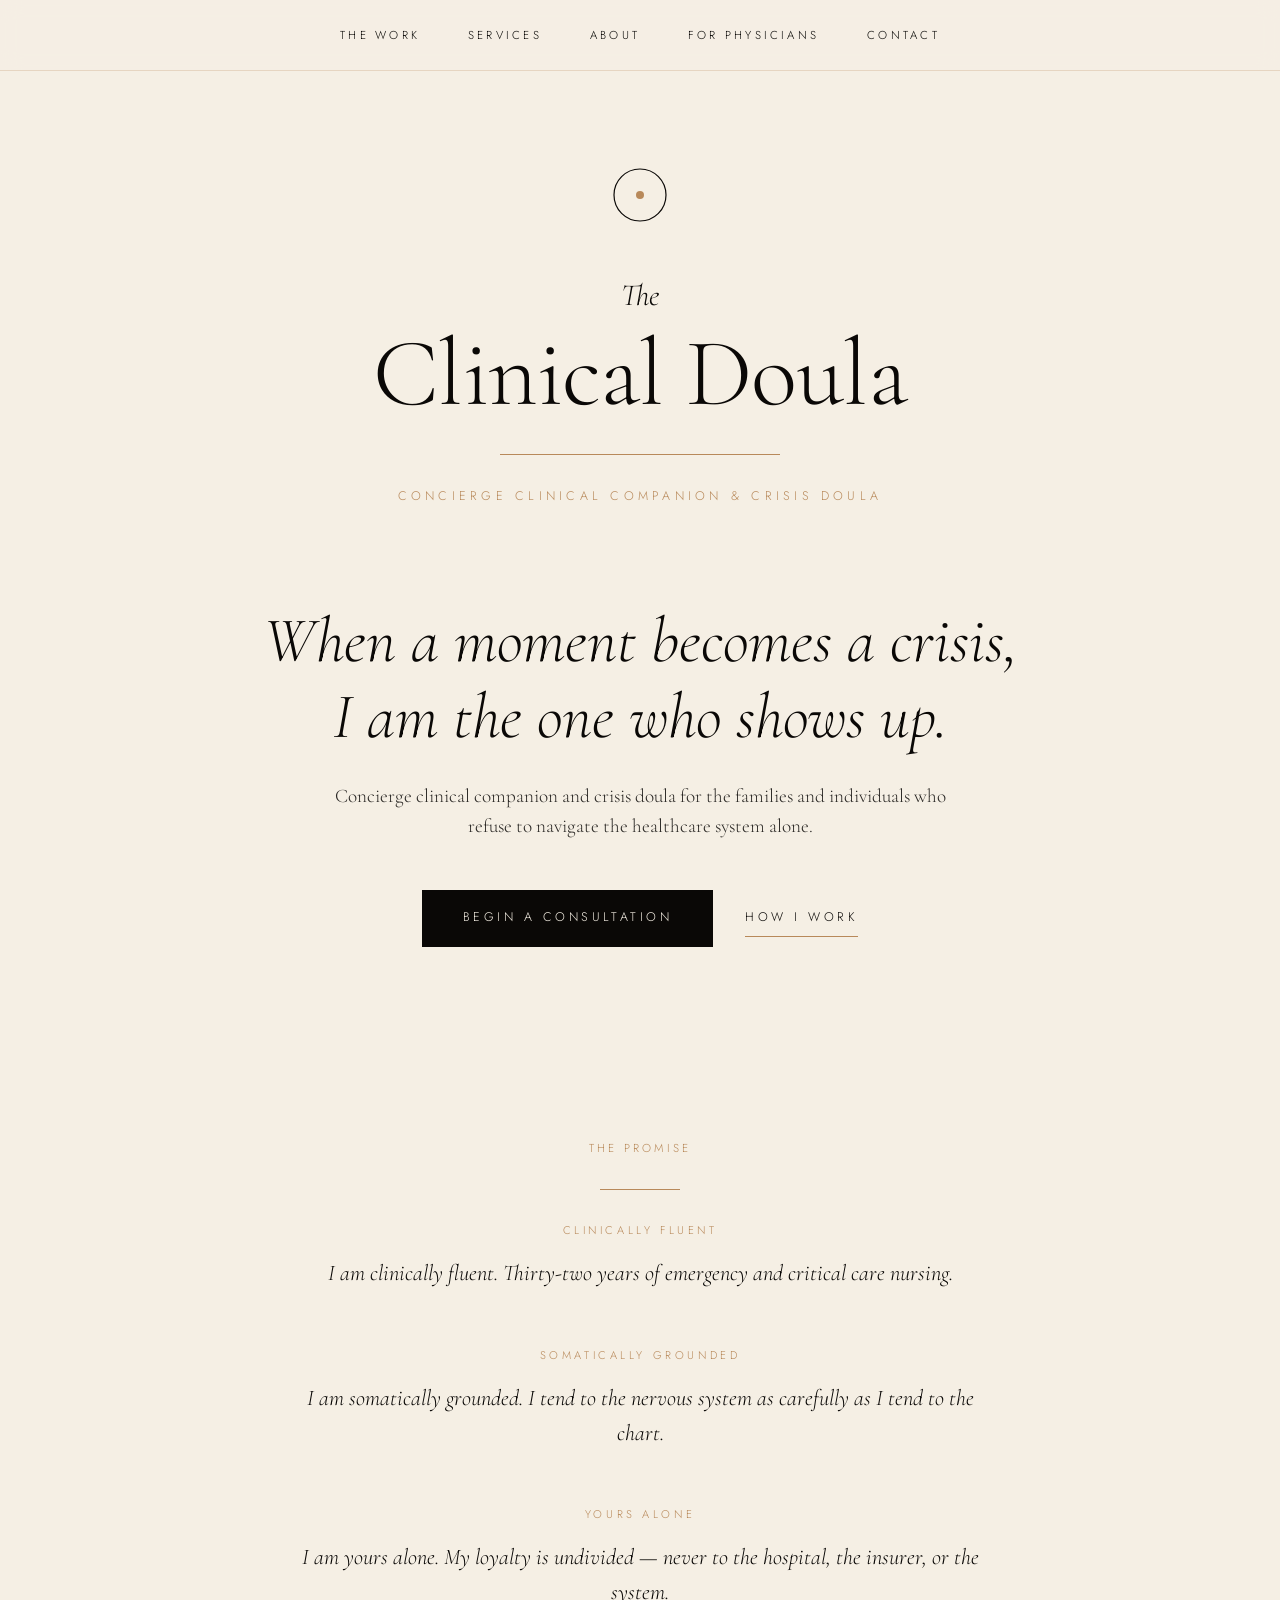
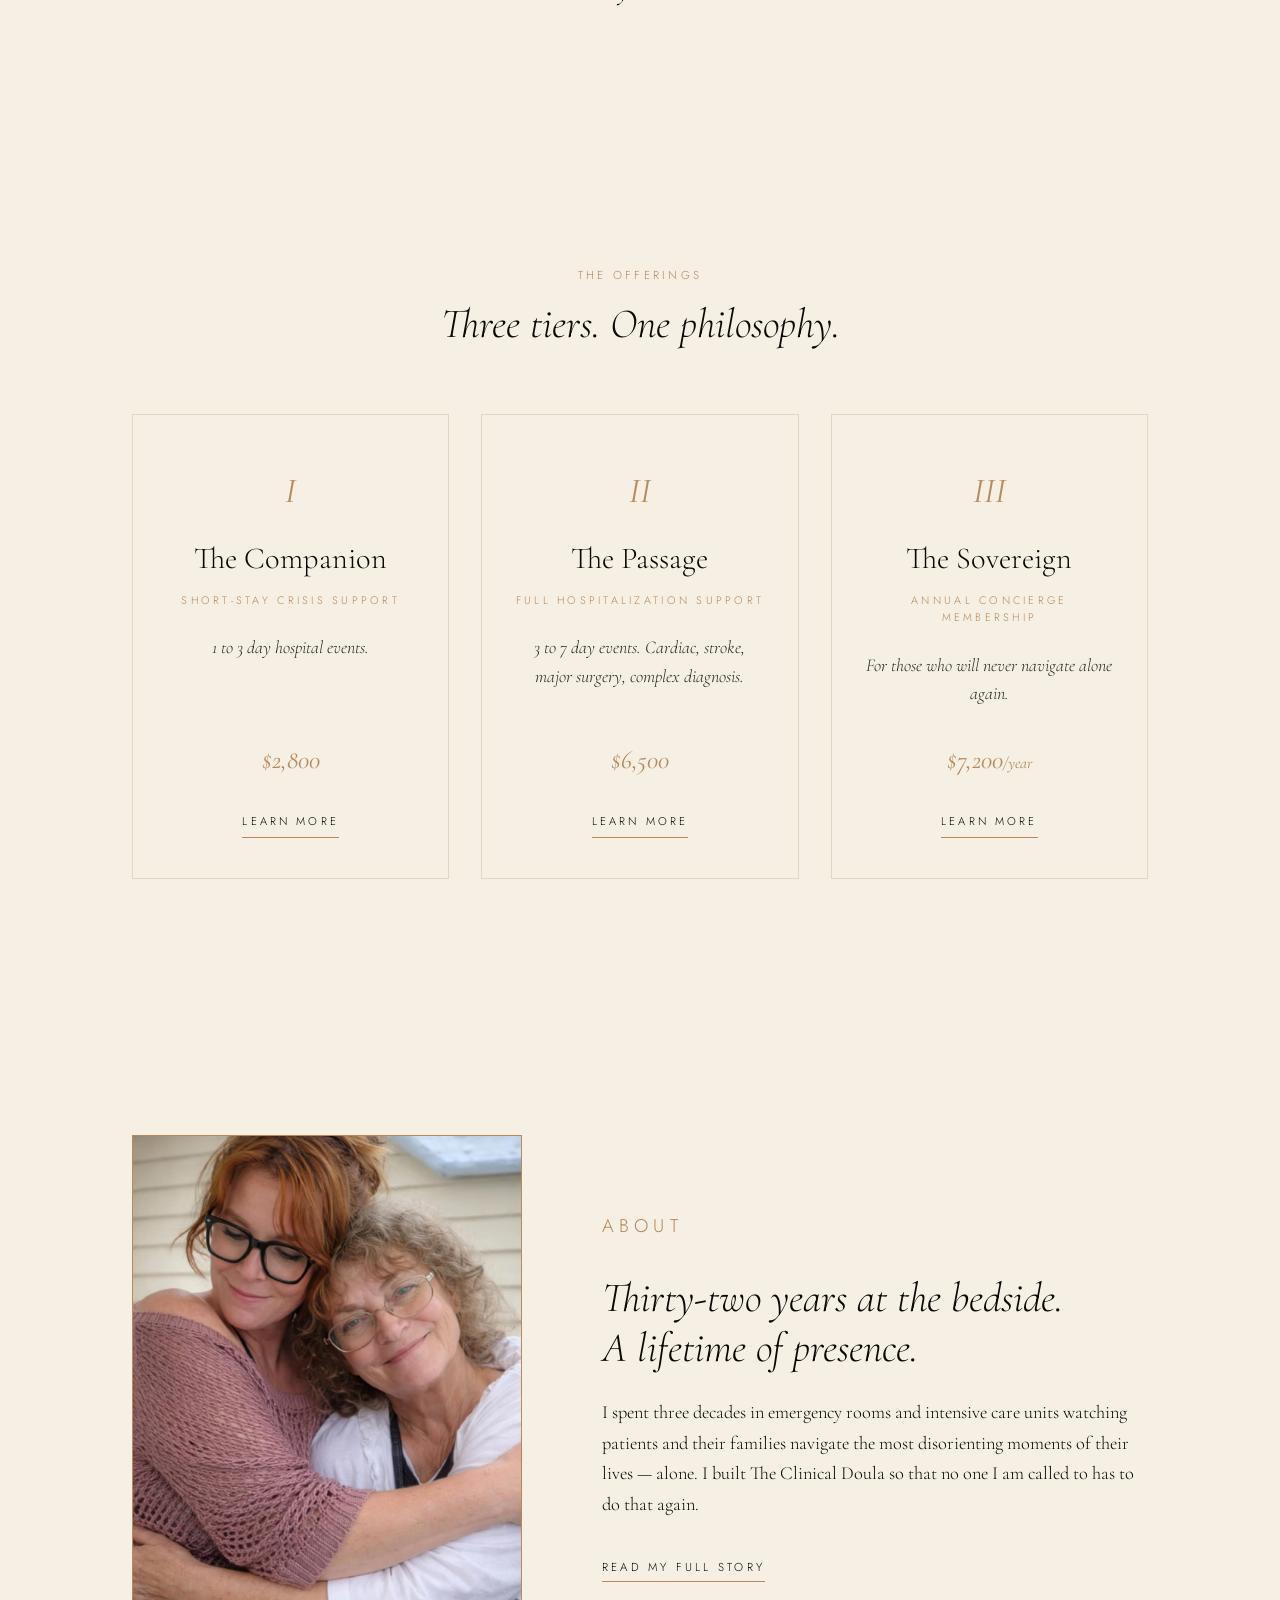
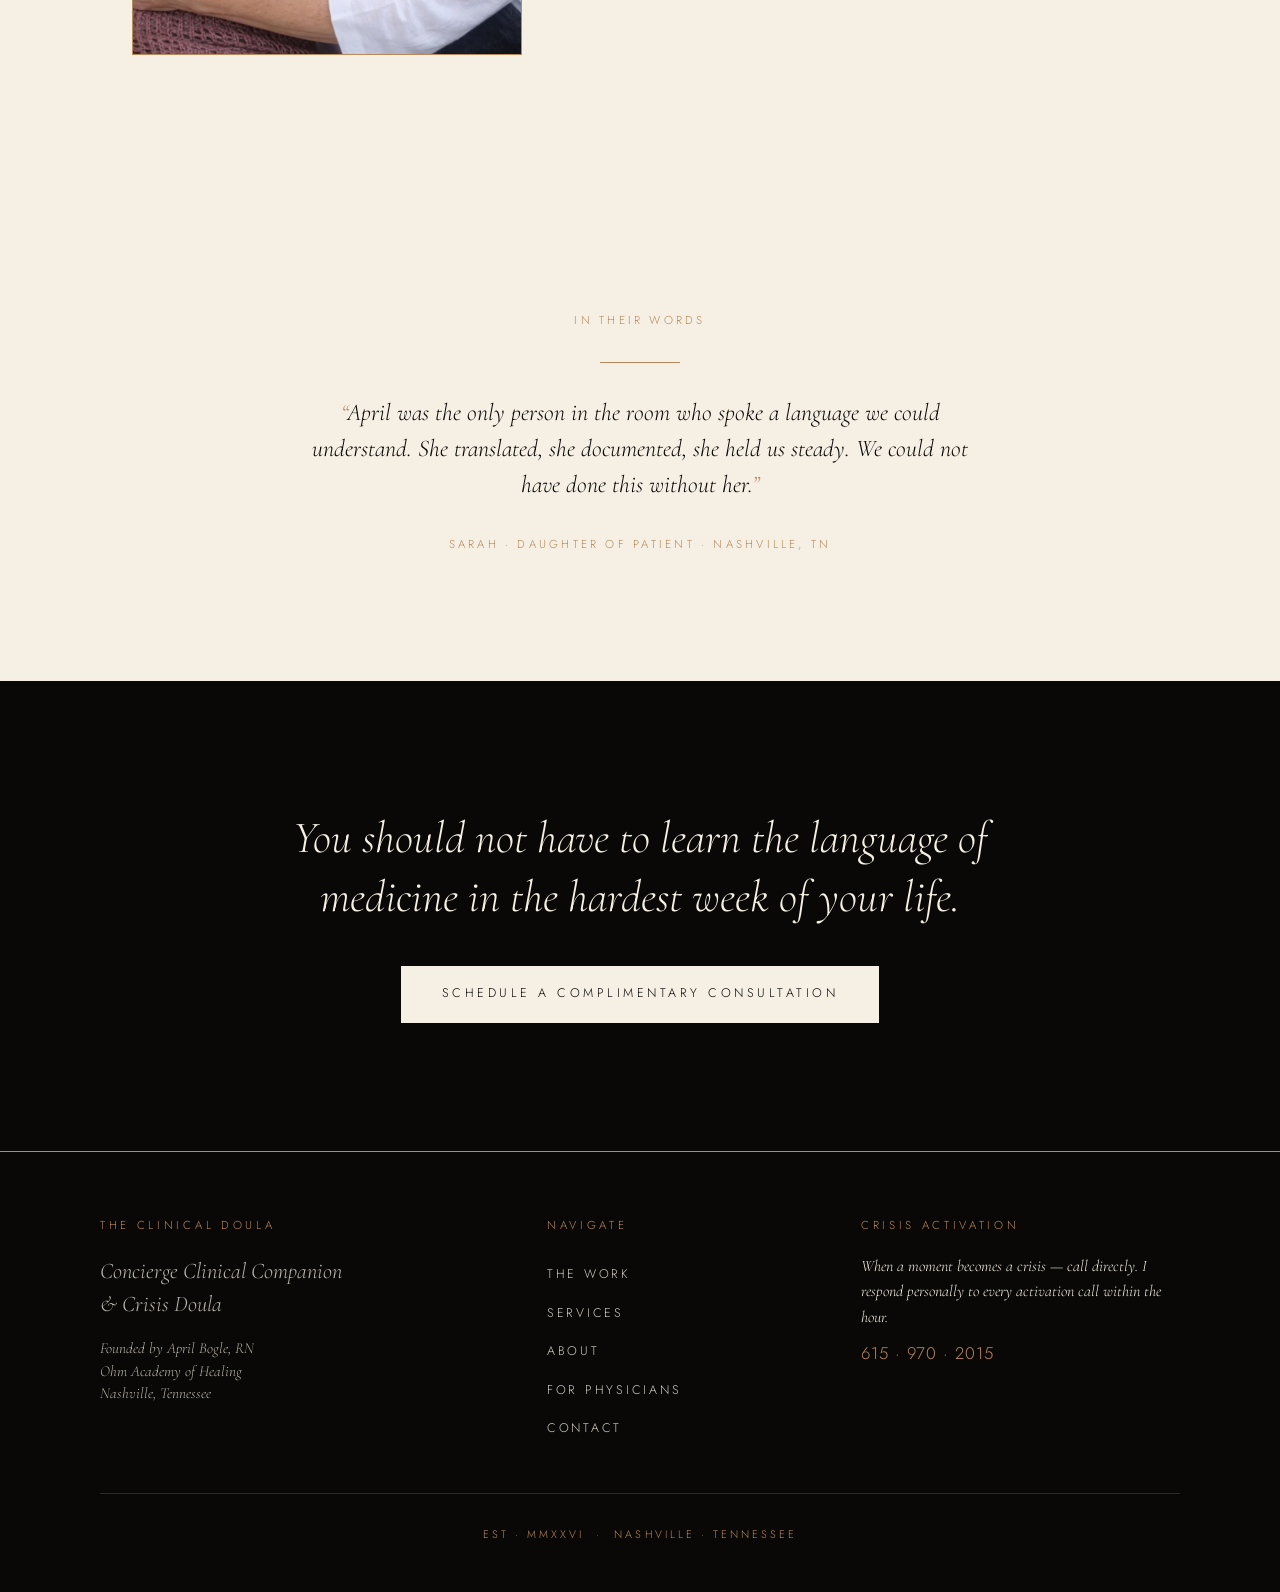
<file: index.html>
<!DOCTYPE html>
<html lang="en">
<head>
  <meta charset="UTF-8">
  <meta name="viewport" content="width=device-width, initial-scale=1.0">
  <title>The Clinical Doula · Concierge Clinical Companion &amp; Crisis Doula</title>
  <meta name="description" content="Independent registered nurse and crisis doula serving Nashville families. 32 years of bedside experience. Concierge support during hospitalizations, crises, and the long weeks of healing afterward.">
  <link rel="canonical" href="https://theclinicaldoula.com/">

  <!-- Favicon & touch icons -->
  <link rel="icon" type="image/svg+xml" href="favicon.svg">
  <link rel="apple-touch-icon" href="favicon.svg">
  <meta name="theme-color" content="#F5EFE4">

  <!-- Open Graph (Facebook, LinkedIn, iMessage) -->
  <meta property="og:type" content="website">
  <meta property="og:site_name" content="The Clinical Doula">
  <meta property="og:title" content="The Clinical Doula · Concierge Clinical Companion &amp; Crisis Doula">
  <meta property="og:description" content="Independent registered nurse and crisis doula serving Nashville families. 32 years of bedside experience. Concierge support during hospitalizations, crises, and the long weeks of healing afterward.">
  <meta property="og:url" content="https://theclinicaldoula.com/">
  <meta property="og:image" content="https://theclinicaldoula.com/The%20Clinical%20Doula.jpeg">
  <meta property="og:image:alt" content="April Bogle, RN — Founder of The Clinical Doula">
  <meta property="og:locale" content="en_US">

  <!-- Twitter / X card -->
  <meta name="twitter:card" content="summary_large_image">
  <meta name="twitter:title" content="The Clinical Doula · Concierge Clinical Companion &amp; Crisis Doula">
  <meta name="twitter:description" content="Independent registered nurse and crisis doula serving Nashville families. 32 years of bedside experience.">
  <meta name="twitter:image" content="https://theclinicaldoula.com/The%20Clinical%20Doula.jpeg">

  <link rel="stylesheet" href="styles.css">
  <link rel="preconnect" href="https://fonts.googleapis.com">
  <link rel="preconnect" href="https://fonts.gstatic.com" crossorigin>

  <!-- LocalBusiness structured data — helps Google show the right info for "near me" searches -->
  <script type="application/ld+json">
  {
    "@context": "https://schema.org",
    "@type": "MedicalBusiness",
    "name": "The Clinical Doula",
    "alternateName": "The Clinical Doula — Concierge Clinical Companion & Crisis Doula",
    "description": "Independent registered nurse and crisis doula serving Nashville families. 32 years of bedside experience. Concierge support during hospitalizations, crises, and the long weeks of healing afterward.",
    "url": "https://theclinicaldoula.com/",
    "telephone": "+1-615-970-2015",
    "email": "theclinicaldoula@proton.me",
    "image": "https://theclinicaldoula.com/The%20Clinical%20Doula.jpeg",
    "logo": "https://theclinicaldoula.com/favicon.svg",
    "founder": {
      "@type": "Person",
      "name": "April Bogle, RN",
      "jobTitle": "Registered Nurse, Founder",
      "alumniOf": "Ohm Academy of Healing"
    },
    "address": {
      "@type": "PostalAddress",
      "addressLocality": "Nashville",
      "addressRegion": "TN",
      "addressCountry": "US"
    },
    "areaServed": [
      { "@type": "City", "name": "Nashville" },
      { "@type": "AdministrativeArea", "name": "Middle Tennessee" }
    ],
    "openingHoursSpecification": {
      "@type": "OpeningHoursSpecification",
      "dayOfWeek": ["Monday","Tuesday","Wednesday","Thursday","Friday","Saturday"],
      "opens": "08:00",
      "closes": "21:00"
    },
    "priceRange": "$$$",
    "knowsAbout": [
      "Patient advocacy",
      "Crisis doula services",
      "Hospital navigation",
      "Discharge planning",
      "Nervous system regulation",
      "Somatic experiencing",
      "Polyvagal theory",
      "Breathwork",
      "Concierge medical companion"
    ]
  }
  </script>
</head>
<body>

  <a href="#main" class="skip-link">Skip to content</a>

  <!-- ── NAVIGATION ─────────────────────────────────────────────── -->
  <header class="site-nav">
    <nav class="nav-inner" aria-label="Primary">
      <a href="the-work.html" class="nav-link">The Work</a>
      <a href="services.html" class="nav-link">Services</a>
      <a href="about.html" class="nav-link">About</a>
      <a href="for-physicians.html" class="nav-link">For Physicians</a>
      <a href="contact.html" class="nav-link">Contact</a>
      <button class="nav-toggle" aria-label="Open menu" aria-expanded="false">
        <span></span><span></span><span></span>
      </button>
    </nav>
  </header>

  <div class="mobile-menu" role="dialog" aria-modal="true" aria-label="Primary navigation">
    <a href="index.html" class="menu-mark" aria-label="Home">
      <svg viewBox="0 0 36 36" xmlns="http://www.w3.org/2000/svg" aria-hidden="true">
        <circle cx="18" cy="18" r="16" fill="none" stroke="#0A0806" stroke-width="1"/>
        <circle cx="18" cy="18" r="3" fill="#B8895A"/>
      </svg>
    </a>
    <nav aria-label="Mobile primary">
      <a href="index.html">Home</a>
      <a href="the-work.html">The Work</a>
      <a href="services.html">Services</a>
      <a href="about.html">About</a>
      <a href="for-physicians.html">For Physicians</a>
      <a href="contact.html">Contact</a>
    </nav>
    <hr class="menu-divider">
    <span class="menu-call-label">Crisis Activation</span>
    <a href="tel:+16159702015" class="menu-call">615 · 970 · 2015</a>
  </div>

  <main id="main">

    <!-- ── HERO ──────────────────────────────────────────────────── -->
    <section class="hero">
      <svg class="presence-mark" viewBox="0 0 56 56" xmlns="http://www.w3.org/2000/svg" aria-hidden="true">
        <circle cx="28" cy="28" r="26" fill="none" stroke="#0A0806" stroke-width="1.2"/>
        <circle cx="28" cy="28" r="4" fill="#B8895A"/>
      </svg>

      <div class="wordmark">
        <span class="the">The</span>
        <span class="name">Clinical Doula</span>
      </div>

      <hr class="gold-rule">

      <p class="descriptor">Concierge Clinical Companion &amp; Crisis Doula</p>

      <h1 class="hero-headline">When a moment becomes a crisis,<br>I am the one who shows up.</h1>

      <p class="hero-sub">Concierge clinical companion and crisis doula for the families and individuals who refuse to navigate the healthcare system alone.</p>

      <div class="hero-actions">
        <a href="contact.html" class="btn">Begin a Consultation</a>
        <a href="the-work.html" class="btn btn--ghost">How I Work</a>
      </div>
    </section>

    <!-- ── THE PROMISE ───────────────────────────────────────────── -->
    <section class="promise">
      <p class="section-eyebrow">The Promise</p>
      <hr class="gold-rule short">

      <div class="promise-stanzas">
        <div class="stanza">
          <span class="stanza-label">Clinically Fluent</span>
          <p>I am clinically fluent. Thirty-two years of emergency and critical care nursing.</p>
        </div>
        <div class="stanza">
          <span class="stanza-label">Somatically Grounded</span>
          <p>I am somatically grounded. I tend to the nervous system as carefully as I tend to the chart.</p>
        </div>
        <div class="stanza">
          <span class="stanza-label">Yours Alone</span>
          <p>I am yours alone. My loyalty is undivided — never to the hospital, the insurer, or the system.</p>
        </div>
      </div>
    </section>

    <!-- ── THE THREE TIERS ───────────────────────────────────────── -->
    <section class="tiers-section full-width">
      <div style="max-width: var(--max-width); margin: 0 auto; padding: 0 2rem;">
        <p class="section-eyebrow">The Offerings</p>
        <h2 class="section-title">Three tiers. One philosophy.</h2>

        <div class="tiers">
          <article class="tier-card">
            <div class="tier-numeral">I</div>
            <h3 class="tier-name">The Companion</h3>
            <p class="tier-meta">Short-Stay Crisis Support</p>
            <p class="tier-desc">1 to 3 day hospital events.</p>
            <p class="tier-price">$2,800</p>
            <a href="services.html#companion" class="tier-link">Learn More</a>
          </article>

          <article class="tier-card">
            <div class="tier-numeral">II</div>
            <h3 class="tier-name">The Passage</h3>
            <p class="tier-meta">Full Hospitalization Support</p>
            <p class="tier-desc">3 to 7 day events. Cardiac, stroke, major surgery, complex diagnosis.</p>
            <p class="tier-price">$6,500</p>
            <a href="services.html#passage" class="tier-link">Learn More</a>
          </article>

          <article class="tier-card">
            <div class="tier-numeral">III</div>
            <h3 class="tier-name">The Sovereign</h3>
            <p class="tier-meta">Annual Concierge Membership</p>
            <p class="tier-desc">For those who will never navigate alone again.</p>
            <p class="tier-price">$7,200<span style="font-size:1rem;">/year</span></p>
            <a href="services.html#sovereign" class="tier-link">Learn More</a>
          </article>
        </div>
      </div>
    </section>

    <!-- ── ABOUT APRIL SNIPPET ───────────────────────────────────── -->
    <section class="about-snippet">
      <div class="about-portrait">
        <img src="The Clinical Doula.jpeg" alt="April Bogle, RN — Founder of The Clinical Doula" loading="lazy">
      </div>
      <div class="about-text">
        <p class="section-eyebrow" style="text-align:left;">About</p>
        <h2>Thirty-two years at the bedside.<br>A lifetime of presence.</h2>
        <p>I spent three decades in emergency rooms and intensive care units watching patients and their families navigate the most disorienting moments of their lives — alone. I built The Clinical Doula so that no one I am called to has to do that again.</p>
        <a href="about.html" class="read-more">Read My Full Story</a>
      </div>
    </section>

    <!-- ── TESTIMONIAL ───────────────────────────────────────────── -->
    <section class="testimonial">
      <p class="section-eyebrow">In Their Words</p>
      <hr class="gold-rule short">
      <blockquote>April was the only person in the room who spoke a language we could understand. She translated, she documented, she held us steady. We could not have done this without her.</blockquote>
      <p class="attribution">Sarah · Daughter of Patient · Nashville, TN</p>
    </section>

    <!-- ── FINAL CTA · INK STAGE ─────────────────────────────────── -->
    <section class="cta-ink full-width">
      <h2>You should not have to learn the language of medicine in the hardest week of your life.</h2>
      <a href="contact.html" class="btn btn--cream">Schedule a Complimentary Consultation</a>
    </section>

  </main>

  <!-- ── FOOTER ──────────────────────────────────────────────────── -->
  <footer>
    <div class="footer-inner">
      <div class="brand-block">
        <h4>The Clinical Doula</h4>
        <p class="footer-name">Concierge Clinical Companion<br>&amp; Crisis Doula</p>
        <p style="margin-top:1rem;">Founded by April Bogle, RN<br>Ohm Academy of Healing<br>Nashville, Tennessee</p>
      </div>

      <div>
        <h4>Navigate</h4>
        <ul>
          <li><a href="the-work.html">The Work</a></li>
          <li><a href="services.html">Services</a></li>
          <li><a href="about.html">About</a></li>
          <li><a href="for-physicians.html">For Physicians</a></li>
          <li><a href="contact.html">Contact</a></li>
        </ul>
      </div>

      <div>
        <h4>Crisis Activation</h4>
        <p class="crisis">When a moment becomes a crisis — call directly. I respond personally to every activation call within the hour.
          <a href="tel:+16159702015">615 · 970 · 2015</a>
        </p>
      </div>
    </div>

    <div class="footer-bottom">
      Est · MMXXVI &nbsp;·&nbsp; Nashville · Tennessee
    </div>
  </footer>

  <script src="script.js" defer></script>
</body>
</html>
</file>
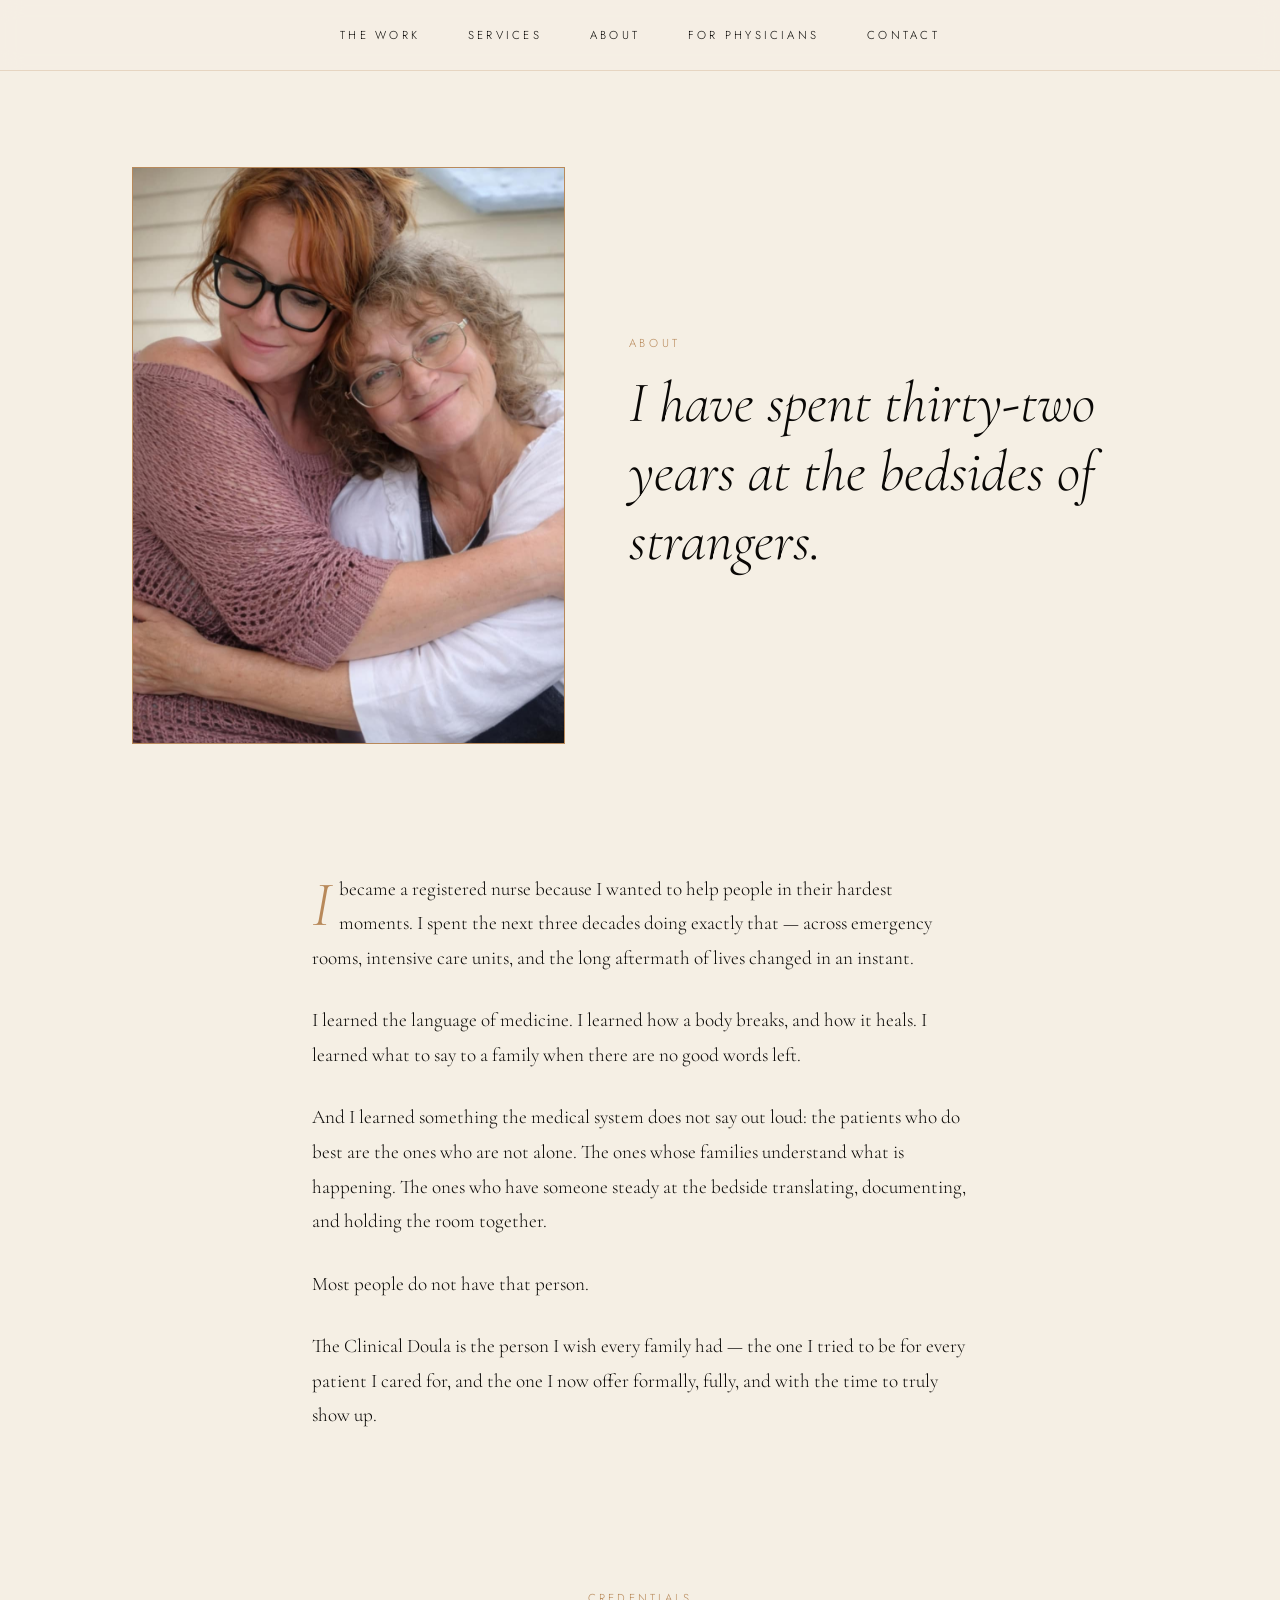
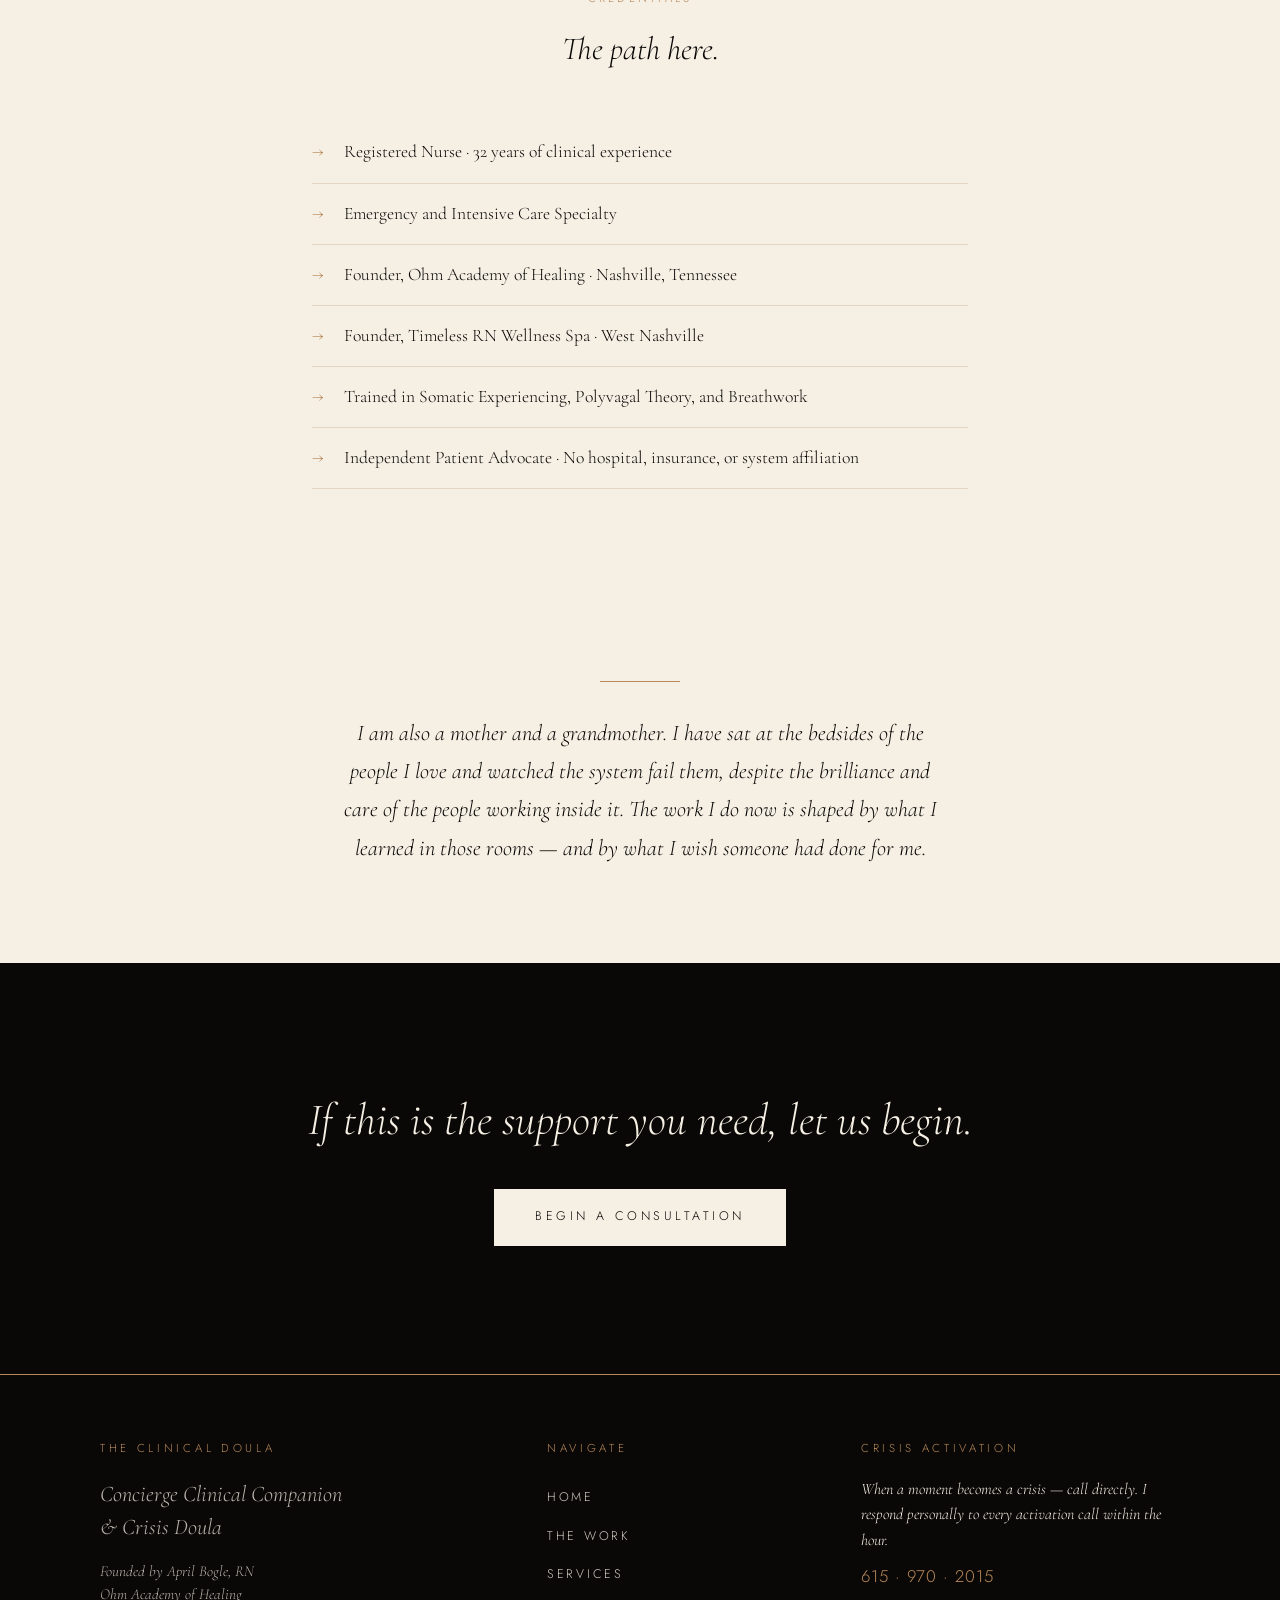
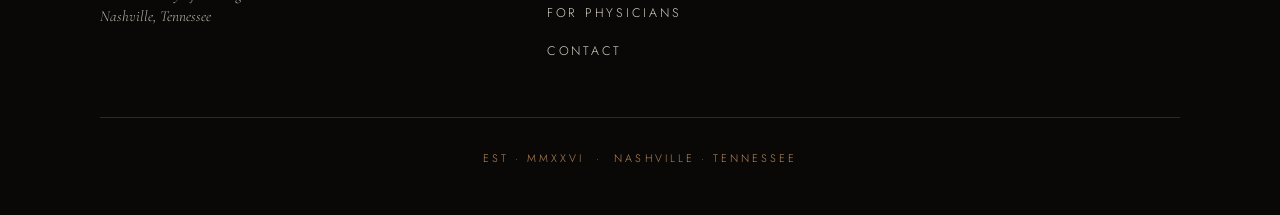
<file: about.html>
<!DOCTYPE html>
<html lang="en">
<head>
  <meta charset="UTF-8">
  <meta name="viewport" content="width=device-width, initial-scale=1.0">
  <title>About · The Clinical Doula</title>
  <meta name="description" content="April Bogle, RN. Thirty-two years at the bedside. The story behind The Clinical Doula.">
  <link rel="canonical" href="https://theclinicaldoula.com/about">
  <link rel="icon" type="image/svg+xml" href="favicon.svg">
  <link rel="apple-touch-icon" href="favicon.svg">
  <meta name="theme-color" content="#F5EFE4">
  <meta property="og:type" content="profile">
  <meta property="og:site_name" content="The Clinical Doula">
  <meta property="og:title" content="About April Bogle, RN · The Clinical Doula">
  <meta property="og:description" content="Thirty-two years at the bedsides of strangers. The story behind The Clinical Doula.">
  <meta property="og:url" content="https://theclinicaldoula.com/about">
  <meta property="og:image" content="https://theclinicaldoula.com/The%20Clinical%20Doula.jpeg">
  <meta property="og:image:alt" content="April Bogle, RN — Founder of The Clinical Doula">
  <meta name="twitter:card" content="summary_large_image">
  <meta name="twitter:title" content="About April Bogle, RN · The Clinical Doula">
  <meta name="twitter:description" content="Thirty-two years at the bedsides of strangers.">
  <meta name="twitter:image" content="https://theclinicaldoula.com/The%20Clinical%20Doula.jpeg">
  <link rel="stylesheet" href="styles.css">
  <link rel="preconnect" href="https://fonts.googleapis.com">
  <link rel="preconnect" href="https://fonts.gstatic.com" crossorigin>
  <style>
    .about-hero {
      max-width: 1080px;
      margin: 0 auto;
      padding: 6rem 2rem 4rem;
      display: grid;
      grid-template-columns: 1fr 1.2fr;
      gap: 4rem;
      align-items: center;
    }
    .about-hero .portrait {
      aspect-ratio: 3/4;
      border: 1px solid var(--gold);
      overflow: hidden;
      position: relative;
    }
    .about-hero .portrait img {
      width: 100%;
      height: 100%;
      object-fit: cover;
      display: block;
    }
    .about-hero h1 {
      font-size: clamp(2.2rem, 4.5vw, 3.6rem);
      font-weight: 300;
      font-style: italic;
      line-height: 1.2;
    }
    .about-hero .eyebrow {
      color: var(--gold);
      font-size: 0.72rem;
      letter-spacing: 0.32em;
      text-transform: uppercase;
      font-family: var(--sans);
      font-weight: 300;
      margin-bottom: 1rem;
      display: block;
    }
    .story {
      max-width: 720px;
      margin: 0 auto;
      padding: 4rem 2rem;
    }
    .story p {
      font-size: 1.2rem;
      line-height: 1.8;
      margin-bottom: 1.75rem;
    }
    .story p:first-of-type::first-letter {
      font-family: var(--serif);
      font-style: italic;
      font-size: 4rem;
      float: left;
      line-height: 0.85;
      padding-right: 0.5rem;
      padding-top: 0.4rem;
      color: var(--gold);
    }
    .credentials {
      max-width: 720px;
      margin: 0 auto;
      padding: 4rem 2rem;
    }
    .credentials h2 {
      font-style: italic;
      font-size: 2rem;
      font-weight: 300;
      text-align: center;
      margin-bottom: 3rem;
    }
    .credentials ul {
      list-style: none;
    }
    .credentials li {
      padding: 1rem 0 1rem 2rem;
      position: relative;
      font-size: 1.1rem;
      border-bottom: 1px solid var(--gold-soft);
    }
    .credentials li::before {
      content: '→';
      color: var(--gold);
      position: absolute;
      left: 0;
    }
    .personal-note {
      max-width: 680px;
      margin: 0 auto;
      padding: 6rem 2rem;
      text-align: center;
    }
    .personal-note p {
      font-size: 1.4rem;
      font-style: italic;
      line-height: 1.7;
      font-weight: 300;
    }
    @media (max-width: 800px) {
      .about-hero { grid-template-columns: 1fr; gap: 3rem; }
      .about-hero .portrait { max-width: 320px; margin: 0 auto; }
    }
  </style>
</head>
<body>
  <a href="#main" class="skip-link">Skip to content</a>

  <header class="site-nav">
    <nav class="nav-inner" aria-label="Primary">
      <a href="the-work.html" class="nav-link">The Work</a>
      <a href="services.html" class="nav-link">Services</a>
      <a href="about.html" class="nav-link">About</a>
      <a href="for-physicians.html" class="nav-link">For Physicians</a>
      <a href="contact.html" class="nav-link">Contact</a>
      <button class="nav-toggle" aria-label="Open menu" aria-expanded="false">
        <span></span><span></span><span></span>
      </button>
    </nav>
  </header>

  <div class="mobile-menu" role="dialog" aria-modal="true" aria-label="Primary navigation">
    <a href="index.html" class="menu-mark" aria-label="Home">
      <svg viewBox="0 0 36 36" xmlns="http://www.w3.org/2000/svg" aria-hidden="true">
        <circle cx="18" cy="18" r="16" fill="none" stroke="#0A0806" stroke-width="1"/>
        <circle cx="18" cy="18" r="3" fill="#B8895A"/>
      </svg>
    </a>
    <nav aria-label="Mobile primary">
      <a href="index.html">Home</a>
      <a href="the-work.html">The Work</a>
      <a href="services.html">Services</a>
      <a href="about.html">About</a>
      <a href="for-physicians.html">For Physicians</a>
      <a href="contact.html">Contact</a>
    </nav>
    <hr class="menu-divider">
    <span class="menu-call-label">Crisis Activation</span>
    <a href="tel:+16159702015" class="menu-call">615 · 970 · 2015</a>
  </div>

  <main id="main">

    <section class="about-hero">
      <div class="portrait">
        <img src="The Clinical Doula.jpeg" alt="April Bogle, RN — Founder of The Clinical Doula" loading="eager">
      </div>
      <div>
        <span class="eyebrow">About</span>
        <h1>I have spent thirty-two years at the bedsides of strangers.</h1>
      </div>
    </section>

    <article class="story">
      <p>I became a registered nurse because I wanted to help people in their hardest moments. I spent the next three decades doing exactly that — across emergency rooms, intensive care units, and the long aftermath of lives changed in an instant.</p>

      <p>I learned the language of medicine. I learned how a body breaks, and how it heals. I learned what to say to a family when there are no good words left.</p>

      <p>And I learned something the medical system does not say out loud: the patients who do best are the ones who are not alone. The ones whose families understand what is happening. The ones who have someone steady at the bedside translating, documenting, and holding the room together.</p>

      <p>Most people do not have that person.</p>

      <p>The Clinical Doula is the person I wish every family had — the one I tried to be for every patient I cared for, and the one I now offer formally, fully, and with the time to truly show up.</p>
    </article>

    <section class="credentials">
      <p class="section-eyebrow">Credentials</p>
      <h2>The path here.</h2>
      <ul>
        <li>Registered Nurse · 32 years of clinical experience</li>
        <li>Emergency and Intensive Care Specialty</li>
        <li>Founder, Ohm Academy of Healing · Nashville, Tennessee</li>
        <li>Founder, Timeless RN Wellness Spa · West Nashville</li>
        <li>Trained in Somatic Experiencing, Polyvagal Theory, and Breathwork</li>
        <li>Independent Patient Advocate · No hospital, insurance, or system affiliation</li>
      </ul>
    </section>

    <section class="personal-note">
      <hr class="gold-rule short">
      <p>I am also a mother and a grandmother. I have sat at the bedsides of the people I love and watched the system fail them, despite the brilliance and care of the people working inside it. The work I do now is shaped by what I learned in those rooms — and by what I wish someone had done for me.</p>
    </section>

    <section class="cta-ink full-width">
      <h2>If this is the support you need, let us begin.</h2>
      <a href="contact.html" class="btn btn--cream">Begin a Consultation</a>
    </section>

  </main>

  <footer>
    <div class="footer-inner">
      <div class="brand-block">
        <h4>The Clinical Doula</h4>
        <p class="footer-name">Concierge Clinical Companion<br>&amp; Crisis Doula</p>
        <p style="margin-top:1rem;">Founded by April Bogle, RN<br>Ohm Academy of Healing<br>Nashville, Tennessee</p>
      </div>
      <div>
        <h4>Navigate</h4>
        <ul>
          <li><a href="index.html">Home</a></li>
          <li><a href="the-work.html">The Work</a></li>
          <li><a href="services.html">Services</a></li>
          <li><a href="for-physicians.html">For Physicians</a></li>
          <li><a href="contact.html">Contact</a></li>
        </ul>
      </div>
      <div>
        <h4>Crisis Activation</h4>
        <p class="crisis">When a moment becomes a crisis — call directly. I respond personally to every activation call within the hour.
          <a href="tel:+16159702015">615 · 970 · 2015</a>
        </p>
      </div>
    </div>
    <div class="footer-bottom">Est · MMXXVI &nbsp;·&nbsp; Nashville · Tennessee</div>
  </footer>
  <script src="script.js" defer></script>
</body>
</html>
</file>
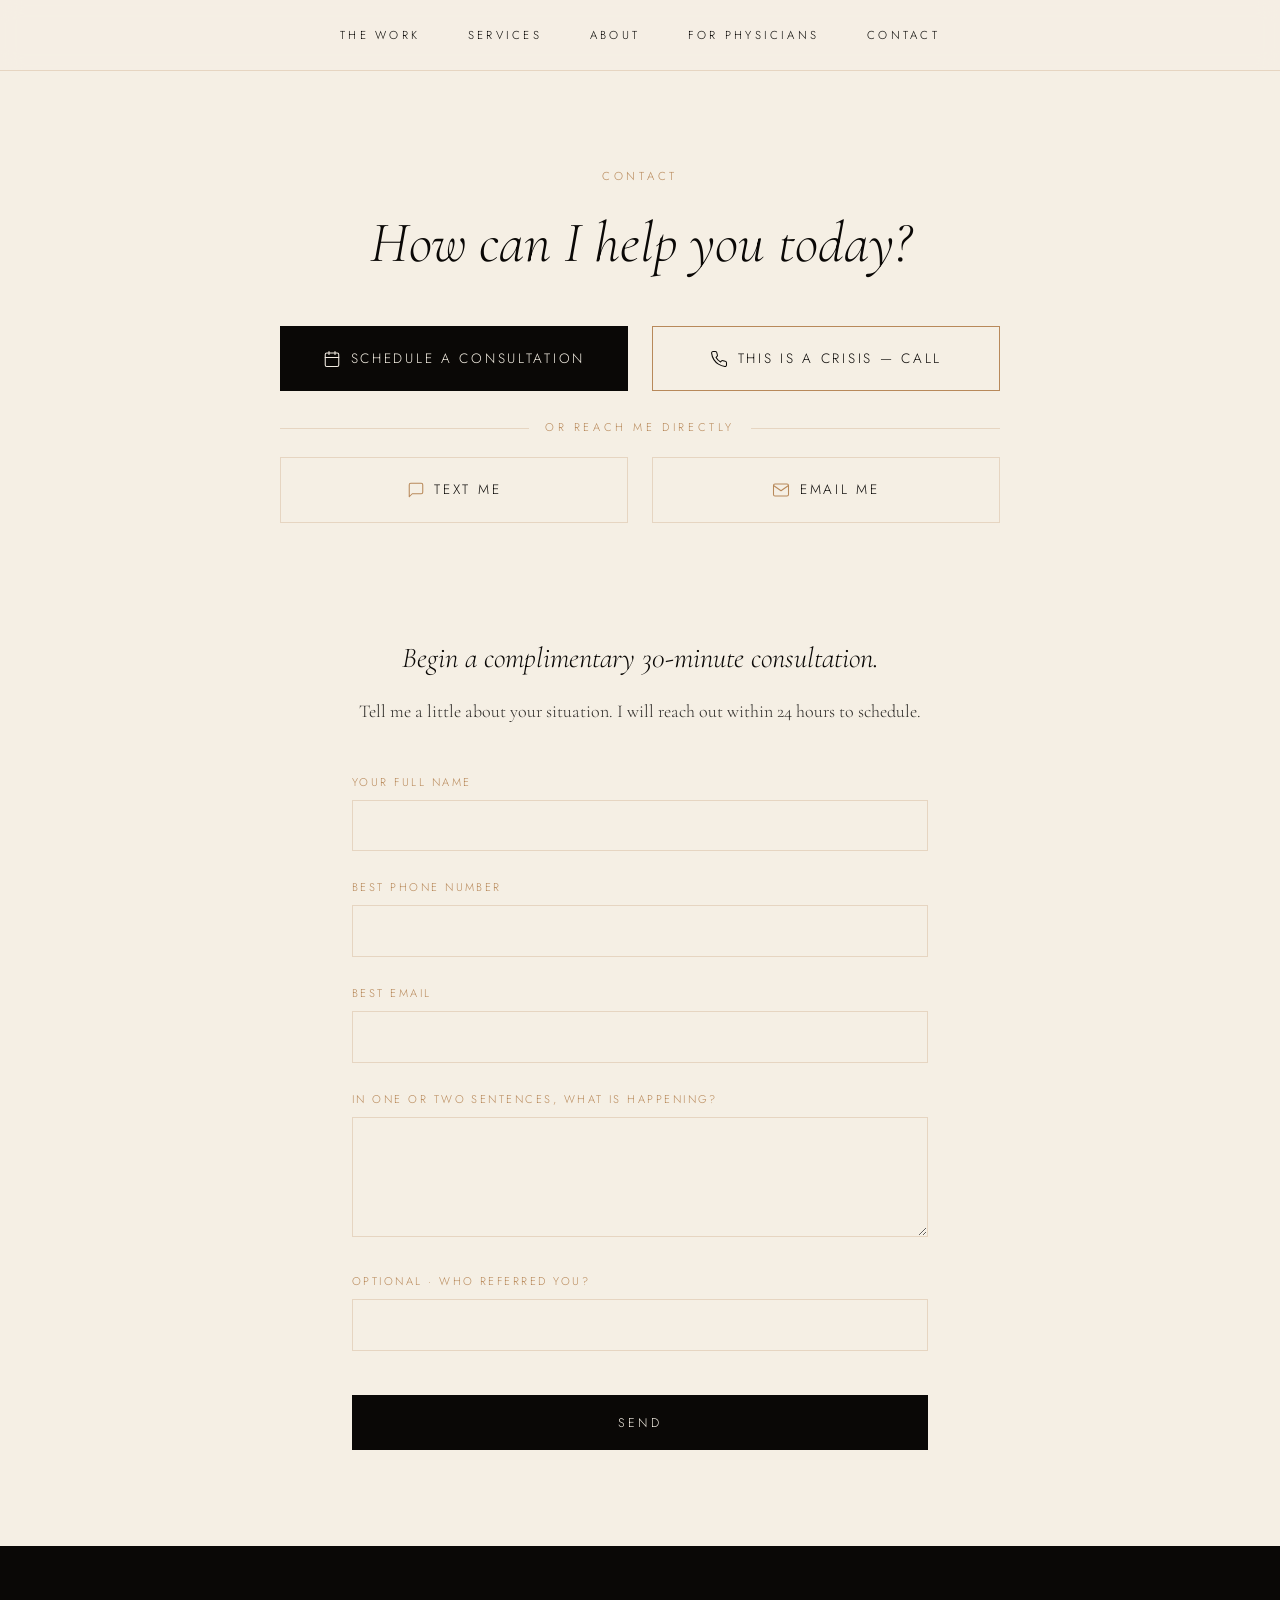
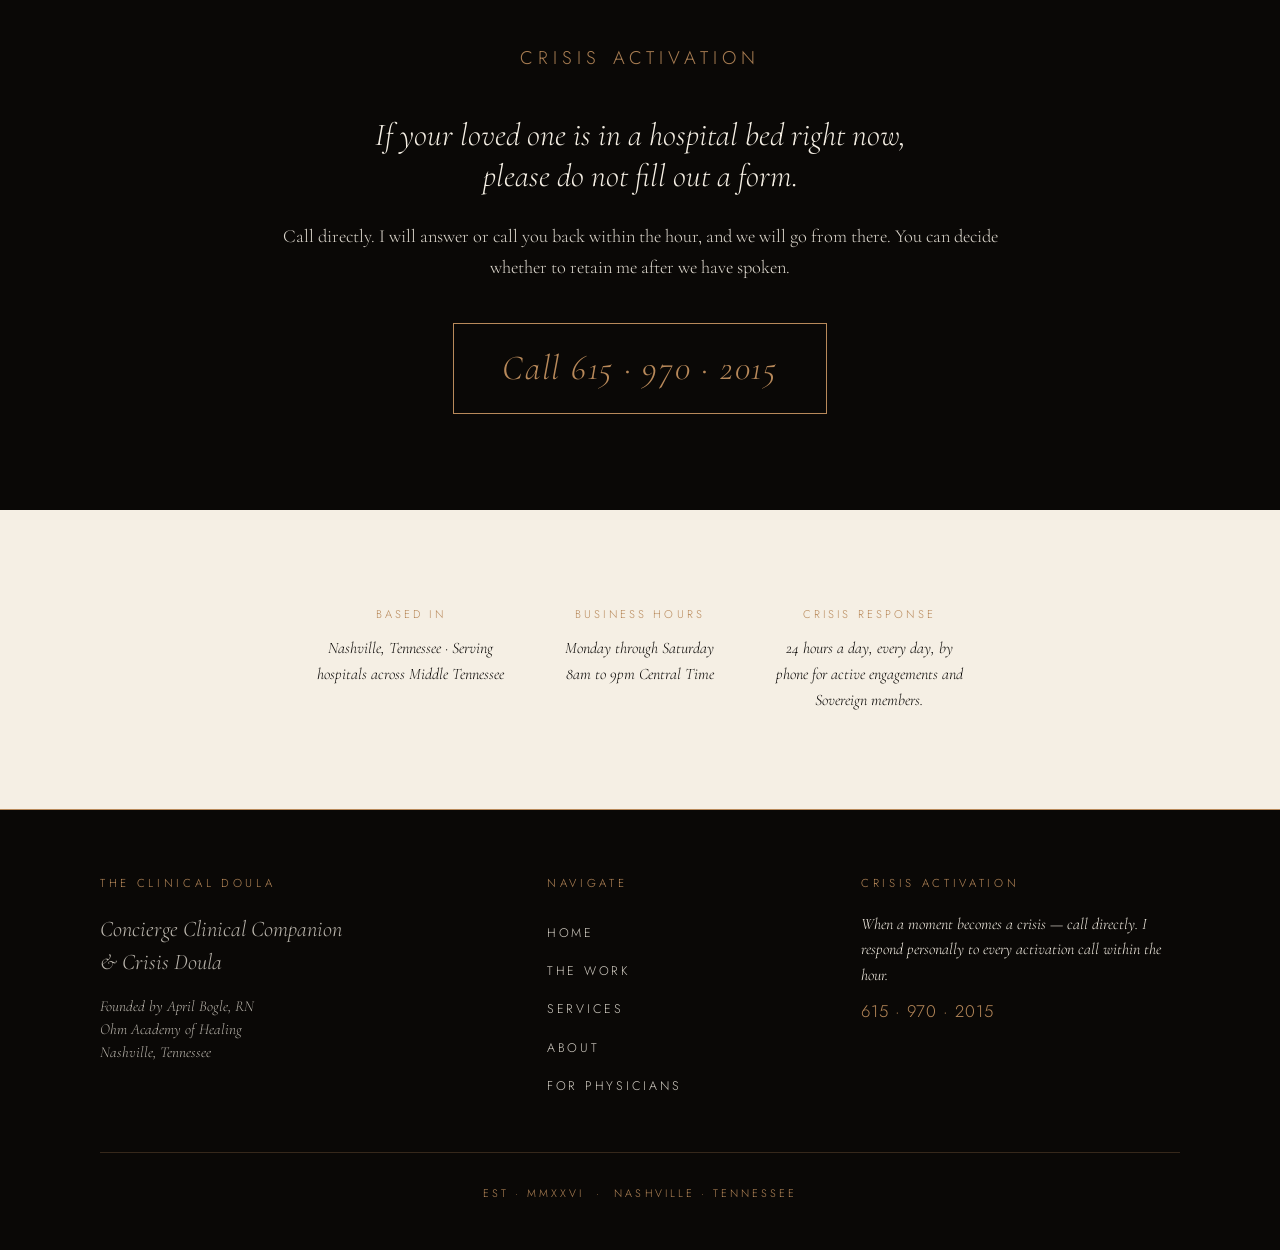
<file: contact.html>
<!DOCTYPE html>
<html lang="en">
<head>
  <meta charset="UTF-8">
  <meta name="viewport" content="width=device-width, initial-scale=1.0">
  <title>Contact · The Clinical Doula</title>
  <meta name="description" content="Schedule a complimentary consultation or call directly for crisis activation.">
  <link rel="canonical" href="https://theclinicaldoula.com/contact">
  <link rel="icon" type="image/svg+xml" href="favicon.svg">
  <link rel="apple-touch-icon" href="favicon.svg">
  <meta name="theme-color" content="#F5EFE4">
  <meta property="og:type" content="website">
  <meta property="og:site_name" content="The Clinical Doula">
  <meta property="og:title" content="Contact · The Clinical Doula">
  <meta property="og:description" content="Schedule a complimentary consultation or call directly for crisis activation.">
  <meta property="og:url" content="https://theclinicaldoula.com/contact">
  <meta property="og:image" content="https://theclinicaldoula.com/The%20Clinical%20Doula.jpeg">
  <meta name="twitter:card" content="summary_large_image">
  <meta name="twitter:title" content="Contact · The Clinical Doula">
  <meta name="twitter:description" content="Schedule a complimentary consultation or call directly for crisis activation.">
  <meta name="twitter:image" content="https://theclinicaldoula.com/The%20Clinical%20Doula.jpeg">
  <link rel="stylesheet" href="styles.css">
  <link rel="preconnect" href="https://fonts.googleapis.com">
  <link rel="preconnect" href="https://fonts.gstatic.com" crossorigin>
  <style>
    .contact-hero {
      max-width: 900px;
      margin: 0 auto;
      padding: 6rem 2rem 3rem;
      text-align: center;
    }
    .or-divider {
      max-width: 720px;
      margin: 1.75rem auto 1.25rem;
      display: flex;
      align-items: center;
      gap: 1rem;
      color: var(--gold);
      font-family: var(--sans);
      font-size: 0.7rem;
      letter-spacing: 0.32em;
      text-transform: uppercase;
      font-weight: 300;
    }
    .or-divider::before,
    .or-divider::after {
      content: '';
      flex: 1;
      height: 1px;
      background: var(--gold-soft);
    }
    /* Mobile: stack the long-text primary buttons; keep short-text secondary buttons side-by-side */
    @media (max-width: 720px) {
      .contact-paths .primary-row {
        grid-template-columns: 1fr;
        gap: 1rem;
      }
      .contact-paths a {
        padding: 1.2rem 1rem;
        min-width: 0;
        white-space: normal;
        font-size: 0.78rem;
        letter-spacing: 0.18em;
      }
      .contact-paths .secondary-row {
        gap: 1rem;
      }
      .or-divider {
        margin: 1.75rem auto 1.25rem;
        font-size: 0.65rem;
      }
    }
    /* Very small phones (iPhone SE / older Androids) — stack everything */
    @media (max-width: 380px) {
      .contact-paths .secondary-row { grid-template-columns: 1fr; }
    }
    .contact-hero .eyebrow {
      color: var(--gold);
      font-size: 0.72rem;
      letter-spacing: 0.32em;
      text-transform: uppercase;
      font-family: var(--sans);
      font-weight: 300;
      margin-bottom: 1.5rem;
      display: block;
    }
    .contact-hero h1 {
      font-size: clamp(2.4rem, 5vw, 3.6rem);
      font-weight: 300;
      font-style: italic;
      line-height: 1.2;
      margin-bottom: 3rem;
    }
    .contact-paths {
      max-width: 720px;
      margin: 0 auto;
    }
    .contact-paths .primary-row {
      display: grid;
      grid-template-columns: 1fr 1fr;
      gap: 1.5rem;
      margin-bottom: 1.5rem;
    }
    .contact-paths .secondary-row {
      display: grid;
      grid-template-columns: 1fr 1fr;
      gap: 1.5rem;
    }
    .contact-paths a {
      padding: 1.3rem 1.5rem;
      text-align: center;
      font-family: var(--sans);
      letter-spacing: 0.2em;
      text-transform: uppercase;
      font-weight: 300;
      font-size: 0.85rem;
      transition: all 0.3s ease;
      display: flex;
      align-items: center;
      justify-content: center;
      gap: 0.6rem;
    }
    .contact-paths a svg {
      width: 18px;
      height: 18px;
      stroke-width: 1.4;
    }
    .path-primary {
      background: var(--ink);
      color: var(--cream);
      border: 1px solid var(--ink);
    }
    .path-primary:hover { background: var(--gold); border-color: var(--gold); color: var(--cream); }
    .path-primary svg { stroke: var(--cream); }
    .path-urgent {
      background: var(--cream);
      color: var(--ink);
      border: 1px solid var(--gold);
    }
    .path-urgent:hover { background: var(--gold); border-color: var(--gold); color: var(--cream); }
    .path-urgent svg { stroke: var(--ink); transition: stroke 0.3s ease; }
    .path-urgent:hover svg { stroke: var(--cream); }
    .path-direct {
      background: var(--cream);
      color: var(--ink);
      border: 1px solid var(--gold-soft);
    }
    .path-direct:hover { background: var(--ink); border-color: var(--ink); color: var(--cream); }
    .path-direct svg { stroke: var(--gold); transition: stroke 0.3s ease; }
    .path-direct:hover svg { stroke: var(--cream); }

    .form-section {
      max-width: 640px;
      margin: 0 auto;
      padding: 4rem 2rem 6rem;
    }
    .form-section h2 {
      font-style: italic;
      font-size: 1.8rem;
      font-weight: 300;
      text-align: center;
      margin-bottom: 1rem;
    }
    .form-section .lede {
      text-align: center;
      margin-bottom: 3rem;
      opacity: 0.85;
    }
    .field {
      margin-bottom: 1.75rem;
    }
    .field label {
      display: block;
      font-family: var(--sans);
      font-weight: 300;
      letter-spacing: 0.22em;
      text-transform: uppercase;
      color: var(--gold);
      font-size: 0.7rem;
      margin-bottom: 0.5rem;
    }
    .field input,
    .field textarea {
      width: 100%;
      padding: 0.9rem 1rem;
      background: transparent;
      border: 1px solid var(--gold-soft);
      font-family: var(--serif);
      font-size: 1.05rem;
      color: var(--ink);
      transition: border-color 0.3s;
    }
    .field input:focus,
    .field textarea:focus {
      outline: none;
      border-color: var(--gold);
    }
    .field textarea { min-height: 120px; resize: vertical; }
    .form-section button {
      width: 100%;
      margin-top: 1rem;
      cursor: pointer;
    }
    .form-success {
      display: none;
      max-width: 640px;
      margin: 0 auto;
      padding: 4rem 2rem;
      text-align: center;
    }
    .form-success p {
      font-size: 1.15rem;
      line-height: 1.7;
      margin-bottom: 1rem;
    }
    .crisis-section {
      background: var(--ink);
      color: var(--cream);
      padding: 6rem 2rem;
    }
    .crisis-section .inner {
      max-width: 720px;
      margin: 0 auto;
      text-align: center;
    }
    .crisis-section h2 {
      font-style: italic;
      font-size: 2rem;
      font-weight: 300;
      margin-bottom: 1.5rem;
      line-height: 1.3;
    }
    .crisis-section p {
      font-size: 1.15rem;
      line-height: 1.7;
      margin-bottom: 2.5rem;
      opacity: 0.9;
    }
    .crisis-call {
      display: inline-block;
      font-family: var(--serif);
      font-style: italic;
      font-size: 2.2rem;
      color: var(--gold);
      padding: 1rem 3rem;
      border: 1px solid var(--gold);
      letter-spacing: 0.05em;
      transition: all 0.3s ease;
    }
    .crisis-call:hover {
      background: var(--gold);
      color: var(--cream);
    }
    .hours-block {
      max-width: 720px;
      margin: 0 auto;
      padding: 6rem 2rem;
      display: grid;
      grid-template-columns: 1fr 1fr 1fr;
      gap: 2rem;
      text-align: center;
    }
    .hours-block .item .label {
      font-family: var(--sans);
      font-weight: 300;
      letter-spacing: 0.28em;
      text-transform: uppercase;
      color: var(--gold);
      font-size: 0.7rem;
      margin-bottom: 0.8rem;
      display: block;
    }
    .hours-block .item p {
      font-size: 1rem;
      line-height: 1.6;
      font-style: italic;
    }
    @media (max-width: 700px) {
      .two-paths { grid-template-columns: 1fr; }
      .hours-block { grid-template-columns: 1fr; gap: 2.5rem; }
      .crisis-call { font-size: 1.6rem; padding: 1rem 1.5rem; }
    }
  </style>
</head>
<body>
  <a href="#main" class="skip-link">Skip to content</a>

  <header class="site-nav">
    <nav class="nav-inner" aria-label="Primary">
      <a href="the-work.html" class="nav-link">The Work</a>
      <a href="services.html" class="nav-link">Services</a>
      <a href="about.html" class="nav-link">About</a>
      <a href="for-physicians.html" class="nav-link">For Physicians</a>
      <a href="contact.html" class="nav-link">Contact</a>
      <button class="nav-toggle" aria-label="Open menu" aria-expanded="false">
        <span></span><span></span><span></span>
      </button>
    </nav>
  </header>

  <div class="mobile-menu" role="dialog" aria-modal="true" aria-label="Primary navigation">
    <a href="index.html" class="menu-mark" aria-label="Home">
      <svg viewBox="0 0 36 36" xmlns="http://www.w3.org/2000/svg" aria-hidden="true">
        <circle cx="18" cy="18" r="16" fill="none" stroke="#0A0806" stroke-width="1"/>
        <circle cx="18" cy="18" r="3" fill="#B8895A"/>
      </svg>
    </a>
    <nav aria-label="Mobile primary">
      <a href="index.html">Home</a>
      <a href="the-work.html">The Work</a>
      <a href="services.html">Services</a>
      <a href="about.html">About</a>
      <a href="for-physicians.html">For Physicians</a>
      <a href="contact.html">Contact</a>
    </nav>
    <hr class="menu-divider">
    <span class="menu-call-label">Crisis Activation</span>
    <a href="tel:+16159702015" class="menu-call">615 · 970 · 2015</a>
  </div>

  <main id="main">

    <section class="contact-hero">
      <span class="eyebrow">Contact</span>
      <h1>How can I help you today?</h1>

      <div class="contact-paths">
        <div class="primary-row">
          <a href="#consultation" class="path-primary">
            <svg viewBox="0 0 24 24" fill="none" stroke="currentColor" stroke-linecap="round" stroke-linejoin="round" aria-hidden="true">
              <rect x="3" y="4" width="18" height="18" rx="2"/><path d="M16 2v4M8 2v4M3 10h18"/>
            </svg>
            Schedule a Consultation
          </a>
          <a href="tel:+16159702015" class="path-urgent">
            <svg viewBox="0 0 24 24" fill="none" stroke="currentColor" stroke-linecap="round" stroke-linejoin="round" aria-hidden="true">
              <path d="M22 16.92v3a2 2 0 0 1-2.18 2 19.79 19.79 0 0 1-8.63-3.07 19.5 19.5 0 0 1-6-6 19.79 19.79 0 0 1-3.07-8.67A2 2 0 0 1 4.11 2h3a2 2 0 0 1 2 1.72 12.84 12.84 0 0 0 .7 2.81 2 2 0 0 1-.45 2.11L8.09 9.91a16 16 0 0 0 6 6l1.27-1.27a2 2 0 0 1 2.11-.45 12.84 12.84 0 0 0 2.81.7A2 2 0 0 1 22 16.92z"/>
            </svg>
            This is a Crisis — Call
          </a>
        </div>

        <div class="or-divider">Or reach me directly</div>

        <div class="secondary-row">
          <a href="sms:+16159702015" class="path-direct">
            <svg viewBox="0 0 24 24" fill="none" stroke="currentColor" stroke-linecap="round" stroke-linejoin="round" aria-hidden="true">
              <path d="M21 15a2 2 0 0 1-2 2H7l-4 4V5a2 2 0 0 1 2-2h14a2 2 0 0 1 2 2z"/>
            </svg>
            Text Me
          </a>
          <a href="mailto:theclinicaldoula@proton.me" class="path-direct">
            <svg viewBox="0 0 24 24" fill="none" stroke="currentColor" stroke-linecap="round" stroke-linejoin="round" aria-hidden="true">
              <path d="M4 4h16c1.1 0 2 .9 2 2v12c0 1.1-.9 2-2 2H4c-1.1 0-2-.9-2-2V6c0-1.1.9-2 2-2z"/><polyline points="22,6 12,13 2,6"/>
            </svg>
            Email Me
          </a>
        </div>
      </div>
    </section>

    <section class="form-section" id="consultation">
      <h2>Begin a complimentary 30-minute consultation.</h2>
      <p class="lede">Tell me a little about your situation. I will reach out within 24 hours to schedule.</p>

      <form id="consult-form" onsubmit="event.preventDefault(); document.getElementById('consult-form').style.display='none'; document.getElementById('form-success').style.display='block';">
        <div class="field">
          <label for="name">Your Full Name</label>
          <input type="text" id="name" name="name" required>
        </div>

        <div class="field">
          <label for="phone">Best Phone Number</label>
          <input type="tel" id="phone" name="phone" required>
        </div>

        <div class="field">
          <label for="email">Best Email</label>
          <input type="email" id="email" name="email" required>
        </div>

        <div class="field">
          <label for="situation">In one or two sentences, what is happening?</label>
          <textarea id="situation" name="situation" required></textarea>
        </div>

        <div class="field">
          <label for="referral">Optional · Who Referred You?</label>
          <input type="text" id="referral" name="referral">
        </div>

        <button type="submit" class="btn">Send</button>
      </form>

      <div class="form-success" id="form-success">
        <p style="font-style: italic; font-size: 1.4rem; color: var(--gold); margin-bottom: 1.5rem;">Thank you.</p>
        <p>I have received your message. I will reach out within the next 24 hours to schedule our consultation call.</p>
        <p>If your situation is more urgent than 24 hours allows, please call me directly at <a href="tel:+16159702015" style="color: var(--gold);">615 · 970 · 2015</a> — I am reachable between 8am and 9pm Central Time, and respond to after-hours messages within three hours.</p>
        <p style="font-style: italic; margin-top: 2rem;">— April</p>
      </div>
    </section>

    <section class="crisis-section full-width">
      <div class="inner">
        <p class="section-eyebrow" style="color: var(--gold);">Crisis Activation</p>
        <h2>If your loved one is in a hospital bed right now,<br>please do not fill out a form.</h2>
        <p>Call directly. I will answer or call you back within the hour, and we will go from there. You can decide whether to retain me after we have spoken.</p>
        <a href="tel:+16159702015" class="crisis-call">Call 615 · 970 · 2015</a>
      </div>
    </section>

    <section class="hours-block">
      <div class="item">
        <span class="label">Based In</span>
        <p>Nashville, Tennessee · Serving hospitals across Middle Tennessee</p>
      </div>
      <div class="item">
        <span class="label">Business Hours</span>
        <p>Monday through Saturday<br>8am to 9pm Central Time</p>
      </div>
      <div class="item">
        <span class="label">Crisis Response</span>
        <p>24 hours a day, every day, by phone for active engagements and Sovereign members.</p>
      </div>
    </section>

  </main>

  <footer>
    <div class="footer-inner">
      <div class="brand-block">
        <h4>The Clinical Doula</h4>
        <p class="footer-name">Concierge Clinical Companion<br>&amp; Crisis Doula</p>
        <p style="margin-top:1rem;">Founded by April Bogle, RN<br>Ohm Academy of Healing<br>Nashville, Tennessee</p>
      </div>
      <div>
        <h4>Navigate</h4>
        <ul>
          <li><a href="index.html">Home</a></li>
          <li><a href="the-work.html">The Work</a></li>
          <li><a href="services.html">Services</a></li>
          <li><a href="about.html">About</a></li>
          <li><a href="for-physicians.html">For Physicians</a></li>
        </ul>
      </div>
      <div>
        <h4>Crisis Activation</h4>
        <p class="crisis">When a moment becomes a crisis — call directly. I respond personally to every activation call within the hour.
          <a href="tel:+16159702015">615 · 970 · 2015</a>
        </p>
      </div>
    </div>
    <div class="footer-bottom">Est · MMXXVI &nbsp;·&nbsp; Nashville · Tennessee</div>
  </footer>
  <script src="script.js" defer></script>
</body>
</html>
</file>
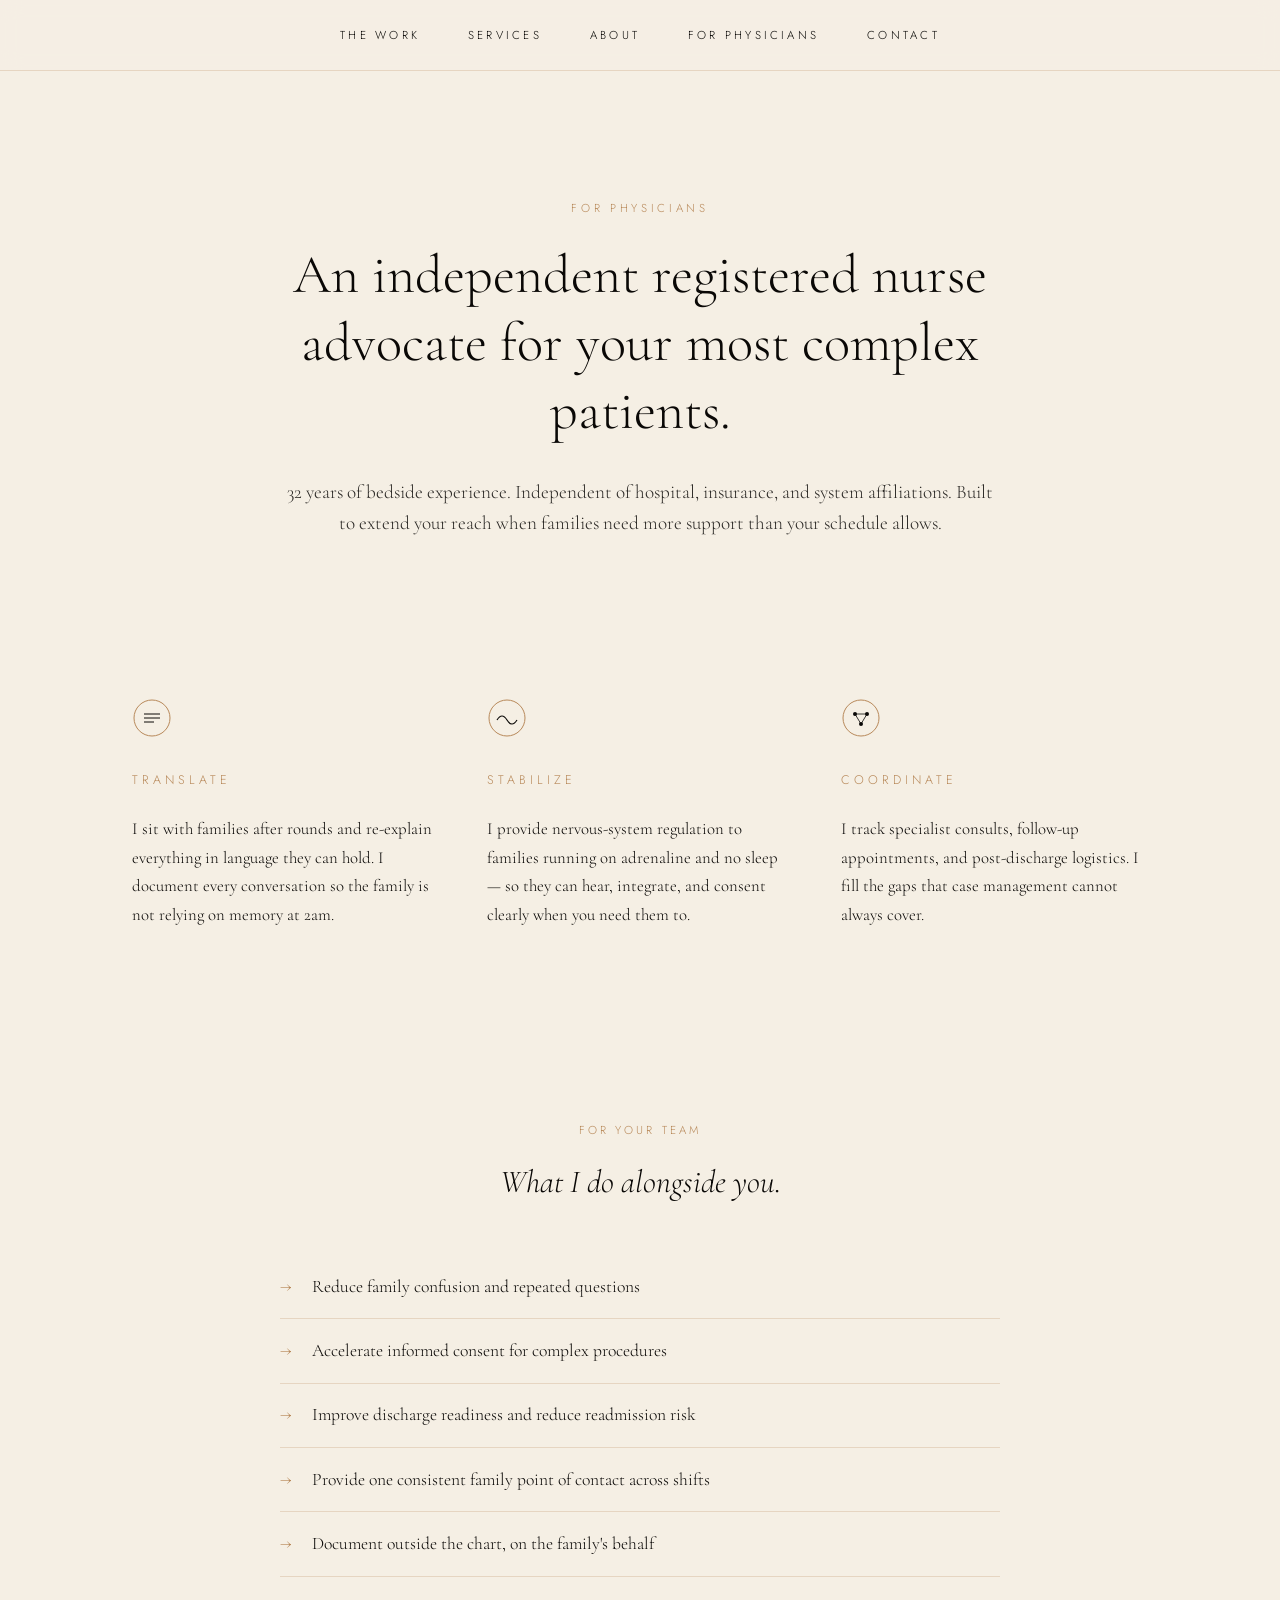
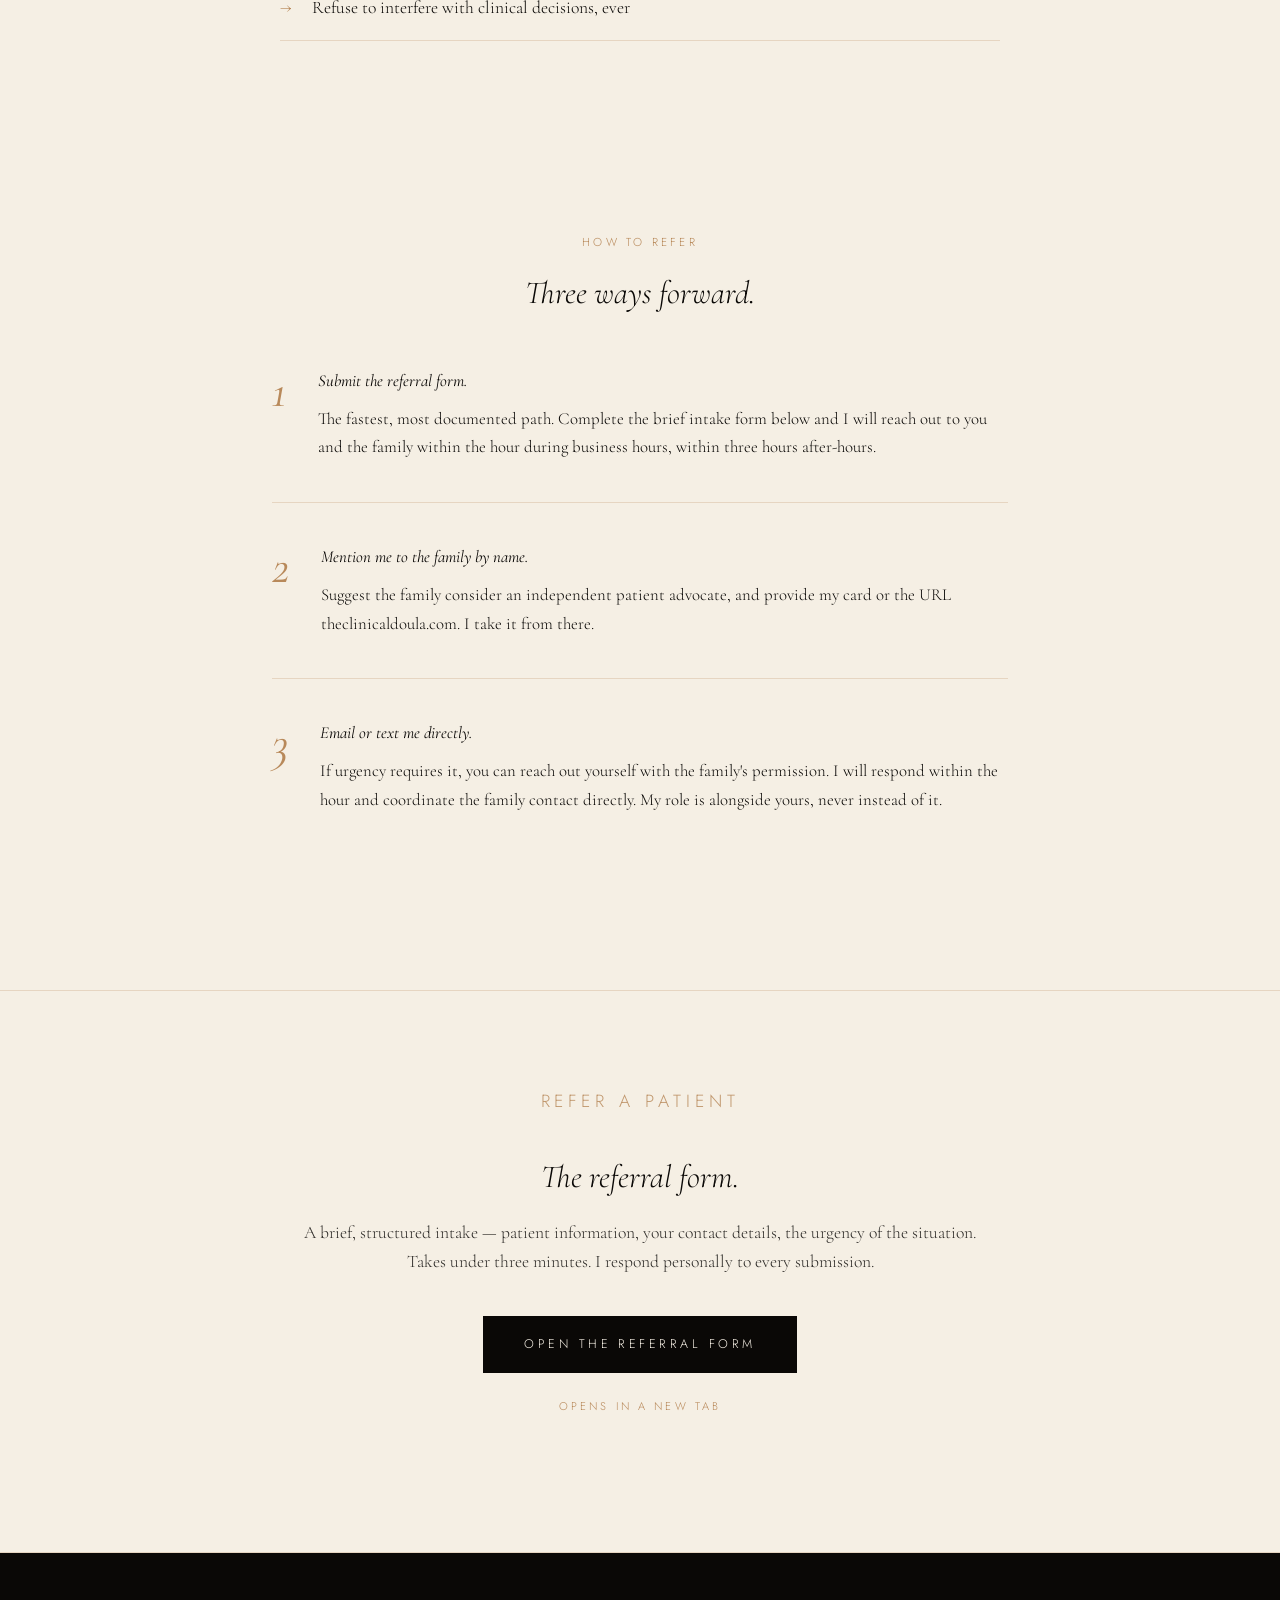
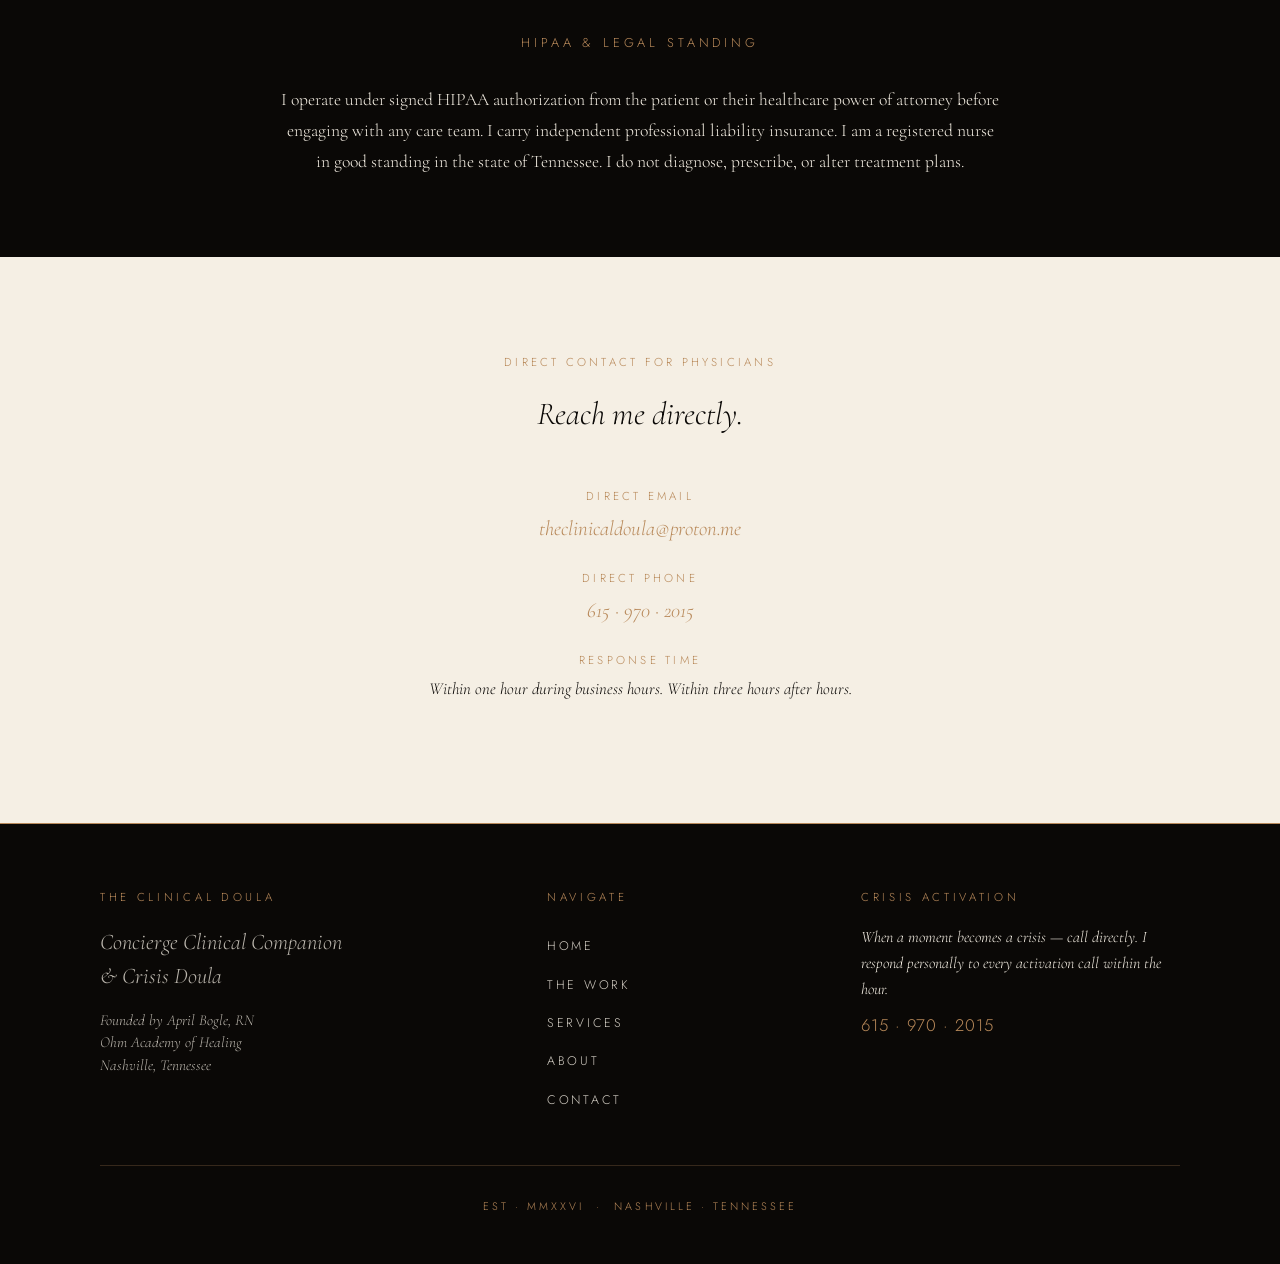
<file: for-physicians.html>
<!DOCTYPE html>
<html lang="en">
<head>
  <meta charset="UTF-8">
  <meta name="viewport" content="width=device-width, initial-scale=1.0">
  <title>For Physicians · The Clinical Doula</title>
  <meta name="description" content="An independent registered nurse advocate for your most complex patients. 32 years of bedside experience. How to refer.">
  <link rel="canonical" href="https://theclinicaldoula.com/for-physicians">
  <link rel="icon" type="image/svg+xml" href="favicon.svg">
  <link rel="apple-touch-icon" href="favicon.svg">
  <meta name="theme-color" content="#F5EFE4">
  <meta property="og:type" content="website">
  <meta property="og:site_name" content="The Clinical Doula">
  <meta property="og:title" content="For Physicians · The Clinical Doula">
  <meta property="og:description" content="An independent registered nurse advocate for your most complex patients. 32 years of bedside experience.">
  <meta property="og:url" content="https://theclinicaldoula.com/for-physicians">
  <meta property="og:image" content="https://theclinicaldoula.com/The%20Clinical%20Doula.jpeg">
  <meta name="twitter:card" content="summary_large_image">
  <meta name="twitter:title" content="For Physicians · The Clinical Doula">
  <meta name="twitter:description" content="An independent registered nurse advocate for your most complex patients.">
  <meta name="twitter:image" content="https://theclinicaldoula.com/The%20Clinical%20Doula.jpeg">
  <link rel="stylesheet" href="styles.css">
  <link rel="preconnect" href="https://fonts.googleapis.com">
  <link rel="preconnect" href="https://fonts.gstatic.com" crossorigin>
  <style>
    .physician-hero {
      max-width: 900px;
      margin: 0 auto;
      padding: 8rem 2rem 4rem;
      text-align: center;
    }
    .physician-hero .eyebrow {
      color: var(--gold);
      font-size: 0.72rem;
      letter-spacing: 0.32em;
      text-transform: uppercase;
      font-family: var(--sans);
      font-weight: 300;
      margin-bottom: 1.5rem;
      display: block;
    }
    .physician-hero h1 {
      font-size: clamp(2.2rem, 4.5vw, 3.4rem);
      font-weight: 300;
      line-height: 1.25;
      margin-bottom: 2rem;
    }
    .physician-hero .subhead {
      font-size: 1.2rem;
      max-width: 720px;
      margin: 0 auto;
      line-height: 1.6;
      opacity: 0.85;
    }
    .what-grid {
      max-width: 1080px;
      margin: 0 auto;
      padding: 6rem 2rem;
      display: grid;
      grid-template-columns: repeat(3, 1fr);
      gap: 3rem;
    }
    .what-col h3 {
      font-family: var(--sans);
      font-weight: 300;
      letter-spacing: 0.32em;
      text-transform: uppercase;
      color: var(--gold);
      font-size: 0.78rem;
      margin-bottom: 1.5rem;
    }
    .what-col p {
      font-size: 1.05rem;
      line-height: 1.7;
    }
    .what-col .icon {
      width: 40px;
      height: 40px;
      margin-bottom: 1.5rem;
    }
    .for-team {
      background: var(--cream);
      padding: 6rem 2rem;
    }
    .for-team .inner {
      max-width: 720px;
      margin: 0 auto;
    }
    .for-team h2 {
      font-style: italic;
      font-size: 2rem;
      font-weight: 300;
      text-align: center;
      margin-bottom: 3rem;
    }
    .for-team ul {
      list-style: none;
    }
    .for-team li {
      padding: 1.1rem 0 1.1rem 2rem;
      position: relative;
      font-size: 1.1rem;
      border-bottom: 1px solid var(--gold-soft);
    }
    .for-team li::before {
      content: '→';
      color: var(--gold);
      position: absolute;
      left: 0;
    }
    .how-to-refer {
      max-width: 800px;
      margin: 0 auto;
      padding: 6rem 2rem;
    }
    .how-to-refer h2 {
      font-style: italic;
      font-size: 2rem;
      font-weight: 300;
      text-align: center;
      margin-bottom: 3rem;
    }
    .step {
      display: grid;
      grid-template-columns: auto 1fr;
      gap: 2rem;
      margin-bottom: 2.5rem;
      padding-bottom: 2.5rem;
      border-bottom: 1px solid var(--gold-soft);
    }
    .step:last-child { border-bottom: none; }
    .step-num {
      font-family: var(--serif);
      font-style: italic;
      font-size: 3rem;
      color: var(--gold);
      line-height: 1;
      font-weight: 400;
    }
    .step-title {
      font-family: var(--serif);
      font-size: 1.4rem;
      font-style: italic;
      margin-bottom: 0.6rem;
      font-weight: 400;
    }
    .step p {
      font-size: 1.05rem;
      line-height: 1.7;
    }
    .legal {
      background: var(--ink);
      color: var(--cream);
      padding: 5rem 2rem;
    }
    .legal .inner {
      max-width: 720px;
      margin: 0 auto;
    }
    .legal h2 {
      font-family: var(--sans);
      font-weight: 300;
      letter-spacing: 0.3em;
      text-transform: uppercase;
      color: var(--gold);
      font-size: 0.8rem;
      margin-bottom: 2rem;
      text-align: center;
    }
    .legal p {
      font-size: 1.1rem;
      line-height: 1.75;
      text-align: center;
    }
    .refer-cta {
      background: var(--cream);
      padding: 6rem 2rem;
      text-align: center;
      border-top: 1px solid var(--gold-soft);
      border-bottom: 1px solid var(--gold-soft);
    }
    .refer-cta .inner {
      max-width: 680px;
      margin: 0 auto;
    }
    .refer-cta h2 {
      font-style: italic;
      font-size: 2rem;
      font-weight: 300;
      margin-bottom: 1.25rem;
      line-height: 1.3;
    }
    .refer-cta p {
      font-size: 1.1rem;
      line-height: 1.65;
      margin-bottom: 2.5rem;
      opacity: 0.85;
    }
    .refer-cta .form-note {
      font-family: var(--sans);
      font-size: 0.7rem;
      letter-spacing: 0.28em;
      text-transform: uppercase;
      color: var(--gold);
      margin-top: 1.5rem;
      opacity: 1;
    }
    .direct-contact {
      max-width: 720px;
      margin: 0 auto;
      padding: 6rem 2rem;
      text-align: center;
    }
    .direct-contact h2 {
      font-style: italic;
      font-size: 2rem;
      font-weight: 300;
      margin-bottom: 3rem;
    }
    .contact-block {
      margin: 1.5rem 0;
    }
    .contact-block .label {
      font-family: var(--sans);
      font-weight: 300;
      letter-spacing: 0.28em;
      text-transform: uppercase;
      color: var(--gold);
      font-size: 0.72rem;
      margin-bottom: 0.4rem;
      display: block;
    }
    .contact-block .value {
      font-size: 1.3rem;
      font-style: italic;
    }
    @media (max-width: 800px) {
      .what-grid { grid-template-columns: 1fr; gap: 3rem; }
    }
  </style>
</head>
<body>
  <a href="#main" class="skip-link">Skip to content</a>

  <header class="site-nav">
    <nav class="nav-inner" aria-label="Primary">
      <a href="the-work.html" class="nav-link">The Work</a>
      <a href="services.html" class="nav-link">Services</a>
      <a href="about.html" class="nav-link">About</a>
      <a href="for-physicians.html" class="nav-link">For Physicians</a>
      <a href="contact.html" class="nav-link">Contact</a>
      <button class="nav-toggle" aria-label="Open menu" aria-expanded="false">
        <span></span><span></span><span></span>
      </button>
    </nav>
  </header>

  <div class="mobile-menu" role="dialog" aria-modal="true" aria-label="Primary navigation">
    <a href="index.html" class="menu-mark" aria-label="Home">
      <svg viewBox="0 0 36 36" xmlns="http://www.w3.org/2000/svg" aria-hidden="true">
        <circle cx="18" cy="18" r="16" fill="none" stroke="#0A0806" stroke-width="1"/>
        <circle cx="18" cy="18" r="3" fill="#B8895A"/>
      </svg>
    </a>
    <nav aria-label="Mobile primary">
      <a href="index.html">Home</a>
      <a href="the-work.html">The Work</a>
      <a href="services.html">Services</a>
      <a href="about.html">About</a>
      <a href="for-physicians.html">For Physicians</a>
      <a href="contact.html">Contact</a>
    </nav>
    <hr class="menu-divider">
    <span class="menu-call-label">Crisis Activation</span>
    <a href="tel:+16159702015" class="menu-call">615 · 970 · 2015</a>
  </div>

  <main id="main">

    <section class="physician-hero">
      <span class="eyebrow">For Physicians</span>
      <h1>An independent registered nurse advocate for your most complex patients.</h1>
      <p class="subhead">32 years of bedside experience. Independent of hospital, insurance, and system affiliations. Built to extend your reach when families need more support than your schedule allows.</p>
    </section>

    <section class="what-grid">
      <div class="what-col">
        <svg class="icon" viewBox="0 0 40 40" xmlns="http://www.w3.org/2000/svg" aria-hidden="true">
          <circle cx="20" cy="20" r="18" fill="none" stroke="#B8895A" stroke-width="1"/>
          <path d="M12 16 H28 M12 20 H28 M12 24 H22" stroke="#0A0806" stroke-width="1" fill="none"/>
        </svg>
        <h3>Translate</h3>
        <p>I sit with families after rounds and re-explain everything in language they can hold. I document every conversation so the family is not relying on memory at 2am.</p>
      </div>
      <div class="what-col">
        <svg class="icon" viewBox="0 0 40 40" xmlns="http://www.w3.org/2000/svg" aria-hidden="true">
          <circle cx="20" cy="20" r="18" fill="none" stroke="#B8895A" stroke-width="1"/>
          <path d="M10 22 Q15 14 20 22 T30 22" stroke="#0A0806" stroke-width="1.2" fill="none"/>
        </svg>
        <h3>Stabilize</h3>
        <p>I provide nervous-system regulation to families running on adrenaline and no sleep — so they can hear, integrate, and consent clearly when you need them to.</p>
      </div>
      <div class="what-col">
        <svg class="icon" viewBox="0 0 40 40" xmlns="http://www.w3.org/2000/svg" aria-hidden="true">
          <circle cx="20" cy="20" r="18" fill="none" stroke="#B8895A" stroke-width="1"/>
          <circle cx="14" cy="16" r="2" fill="#0A0806"/>
          <circle cx="26" cy="16" r="2" fill="#0A0806"/>
          <circle cx="20" cy="26" r="2" fill="#0A0806"/>
          <path d="M14 16 L26 16 L20 26 Z" fill="none" stroke="#0A0806" stroke-width="0.8"/>
        </svg>
        <h3>Coordinate</h3>
        <p>I track specialist consults, follow-up appointments, and post-discharge logistics. I fill the gaps that case management cannot always cover.</p>
      </div>
    </section>

    <section class="for-team full-width">
      <div class="inner">
        <p class="section-eyebrow">For Your Team</p>
        <h2>What I do alongside you.</h2>
        <ul>
          <li>Reduce family confusion and repeated questions</li>
          <li>Accelerate informed consent for complex procedures</li>
          <li>Improve discharge readiness and reduce readmission risk</li>
          <li>Provide one consistent family point of contact across shifts</li>
          <li>Document outside the chart, on the family's behalf</li>
          <li>Refuse to interfere with clinical decisions, ever</li>
        </ul>
      </div>
    </section>

    <section class="how-to-refer">
      <p class="section-eyebrow">How to Refer</p>
      <h2>Three ways forward.</h2>

      <div class="step">
        <div class="step-num">1</div>
        <div>
          <p class="step-title">Submit the referral form.</p>
          <p>The fastest, most documented path. Complete the brief intake form below and I will reach out to you and the family within the hour during business hours, within three hours after-hours.</p>
        </div>
      </div>

      <div class="step">
        <div class="step-num">2</div>
        <div>
          <p class="step-title">Mention me to the family by name.</p>
          <p>Suggest the family consider an independent patient advocate, and provide my card or the URL theclinicaldoula.com. I take it from there.</p>
        </div>
      </div>

      <div class="step">
        <div class="step-num">3</div>
        <div>
          <p class="step-title">Email or text me directly.</p>
          <p>If urgency requires it, you can reach out yourself with the family's permission. I will respond within the hour and coordinate the family contact directly. My role is alongside yours, never instead of it.</p>
        </div>
      </div>
    </section>

    <section class="refer-cta full-width">
      <div class="inner">
        <p class="section-eyebrow">Refer a Patient</p>
        <h2>The referral form.</h2>
        <p>A brief, structured intake — patient information, your contact details, the urgency of the situation. Takes under three minutes. I respond personally to every submission.</p>
        <a href="https://docs.google.com/forms/d/e/1FAIpQLSdxPaenl5vZ9Bz3sCrUYoViEHHzS3tRDrhamcsL9HcfSH657w/viewform?usp=header" class="btn" target="_blank" rel="noopener noreferrer">Open the Referral Form</a>
        <p class="form-note">Opens in a new tab</p>
      </div>
    </section>

    <section class="legal full-width">
      <div class="inner">
        <h2>HIPAA &amp; Legal Standing</h2>
        <p>I operate under signed HIPAA authorization from the patient or their healthcare power of attorney before engaging with any care team. I carry independent professional liability insurance. I am a registered nurse in good standing in the state of Tennessee. I do not diagnose, prescribe, or alter treatment plans.</p>
      </div>
    </section>

    <section class="direct-contact">
      <p class="section-eyebrow">Direct Contact for Physicians</p>
      <h2>Reach me directly.</h2>

      <div class="contact-block">
        <span class="label">Direct Email</span>
        <p class="value"><a href="mailto:theclinicaldoula@proton.me" style="color: var(--gold);">theclinicaldoula@proton.me</a></p>
      </div>

      <div class="contact-block">
        <span class="label">Direct Phone</span>
        <p class="value"><a href="tel:+16159702015" style="color: var(--gold);">615 · 970 · 2015</a></p>
      </div>

      <div class="contact-block">
        <span class="label">Response Time</span>
        <p class="value" style="font-size: 1.05rem;">Within one hour during business hours. Within three hours after hours.</p>
      </div>
    </section>

  </main>

  <footer>
    <div class="footer-inner">
      <div class="brand-block">
        <h4>The Clinical Doula</h4>
        <p class="footer-name">Concierge Clinical Companion<br>&amp; Crisis Doula</p>
        <p style="margin-top:1rem;">Founded by April Bogle, RN<br>Ohm Academy of Healing<br>Nashville, Tennessee</p>
      </div>
      <div>
        <h4>Navigate</h4>
        <ul>
          <li><a href="index.html">Home</a></li>
          <li><a href="the-work.html">The Work</a></li>
          <li><a href="services.html">Services</a></li>
          <li><a href="about.html">About</a></li>
          <li><a href="contact.html">Contact</a></li>
        </ul>
      </div>
      <div>
        <h4>Crisis Activation</h4>
        <p class="crisis">When a moment becomes a crisis — call directly. I respond personally to every activation call within the hour.
          <a href="tel:+16159702015">615 · 970 · 2015</a>
        </p>
      </div>
    </div>
    <div class="footer-bottom">Est · MMXXVI &nbsp;·&nbsp; Nashville · Tennessee</div>
  </footer>
  <script src="script.js" defer></script>
</body>
</html>
</file>
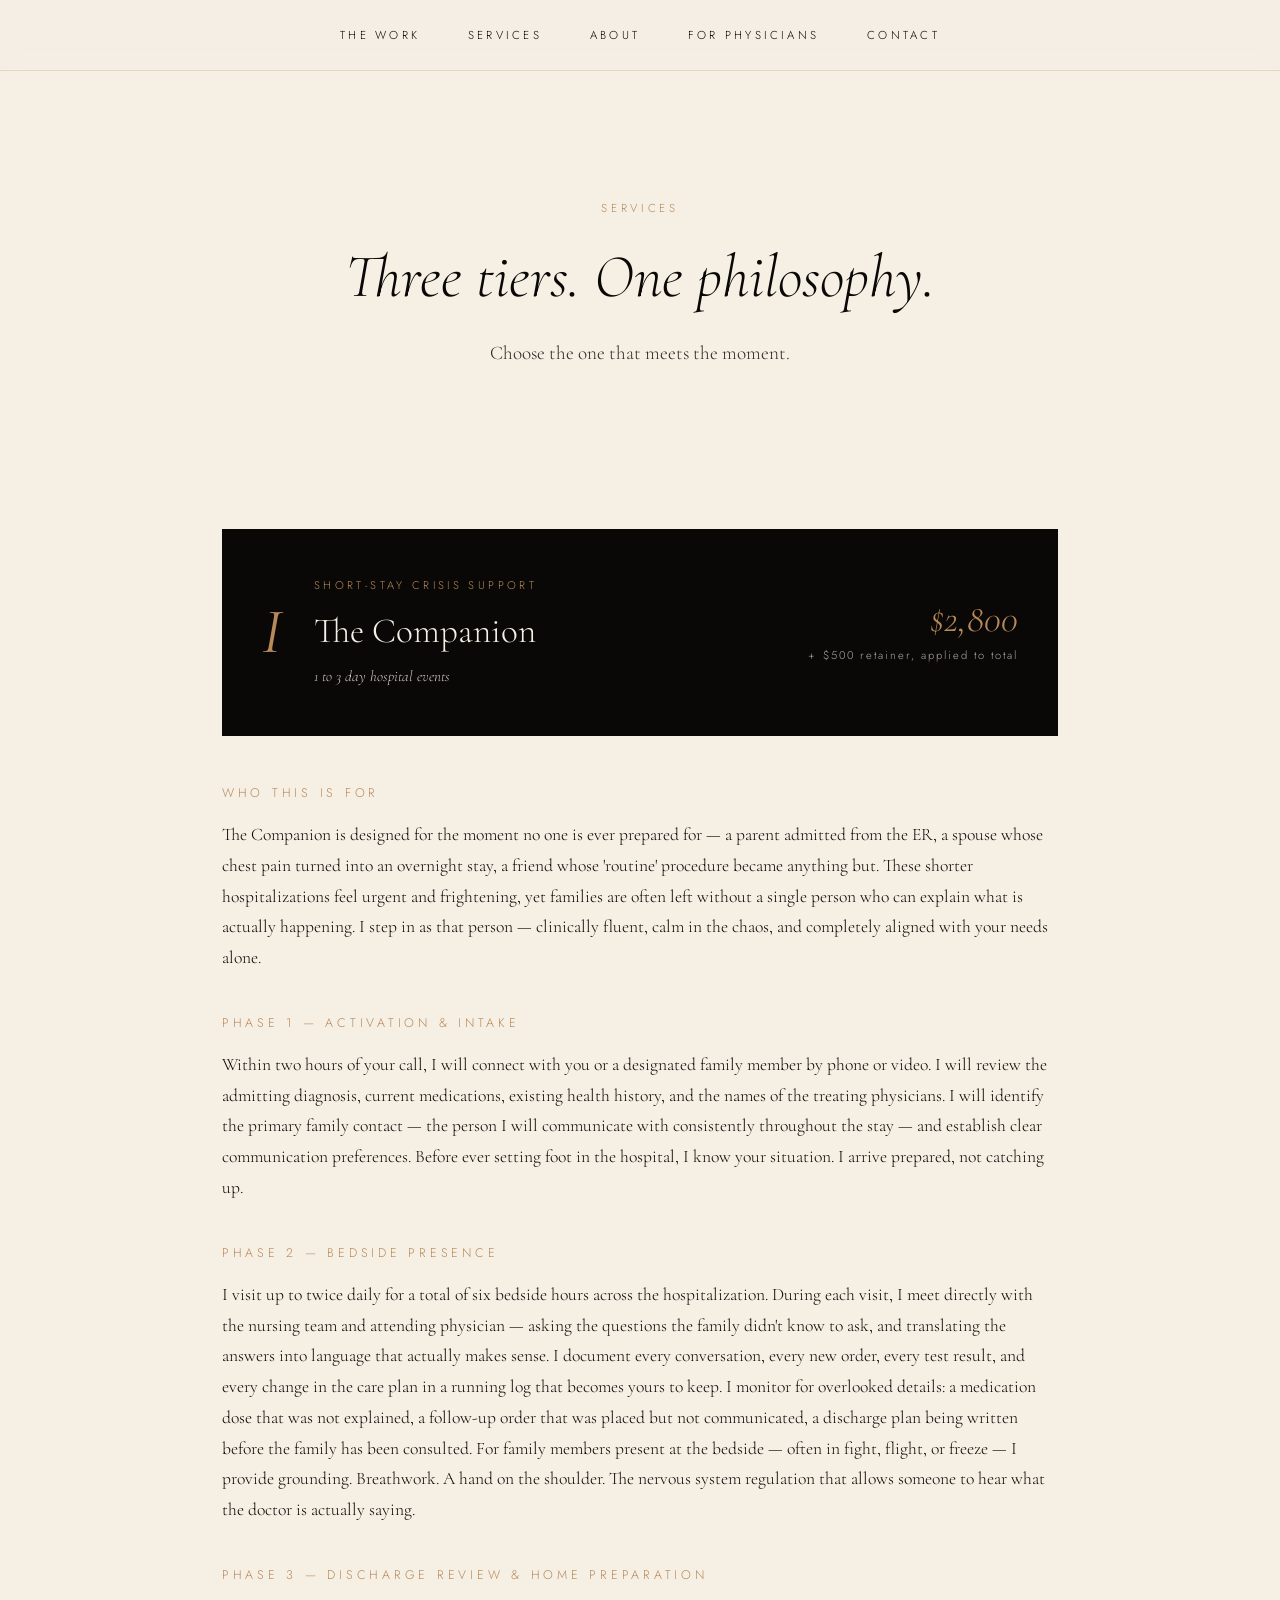
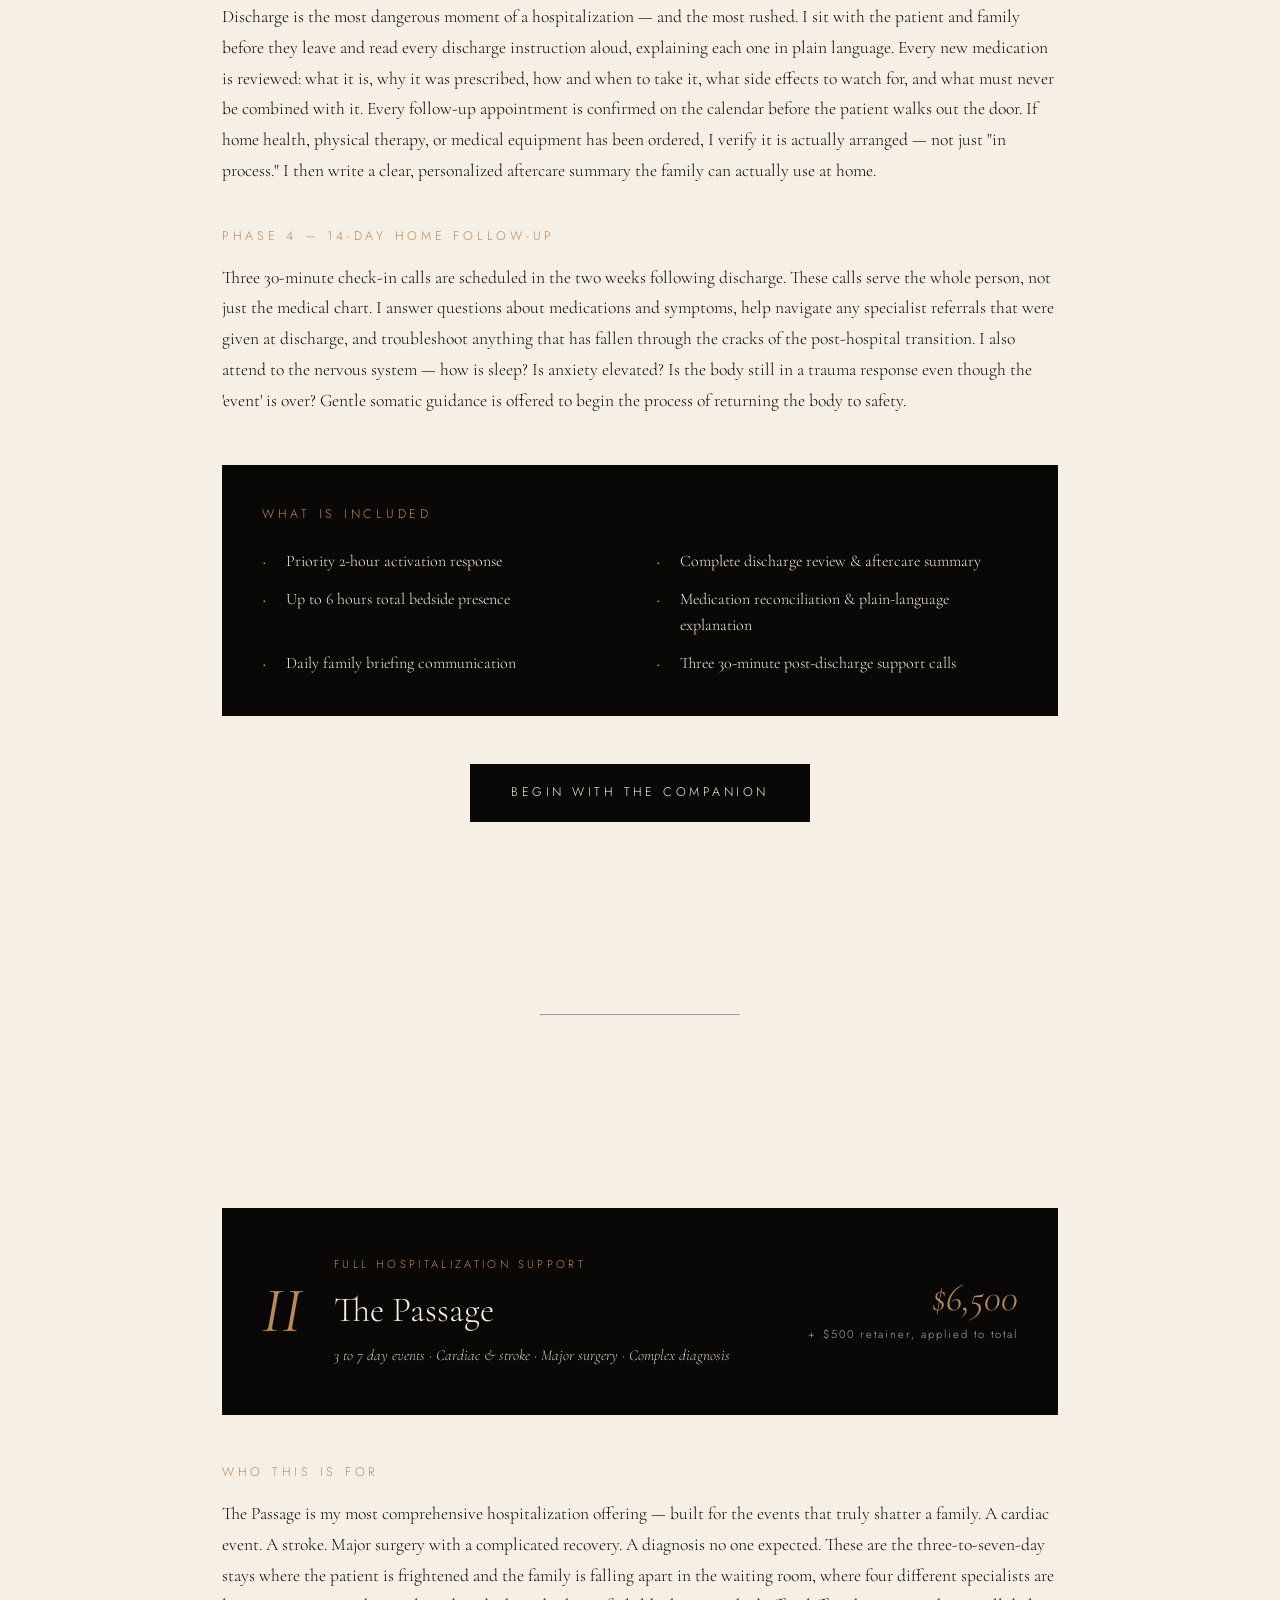
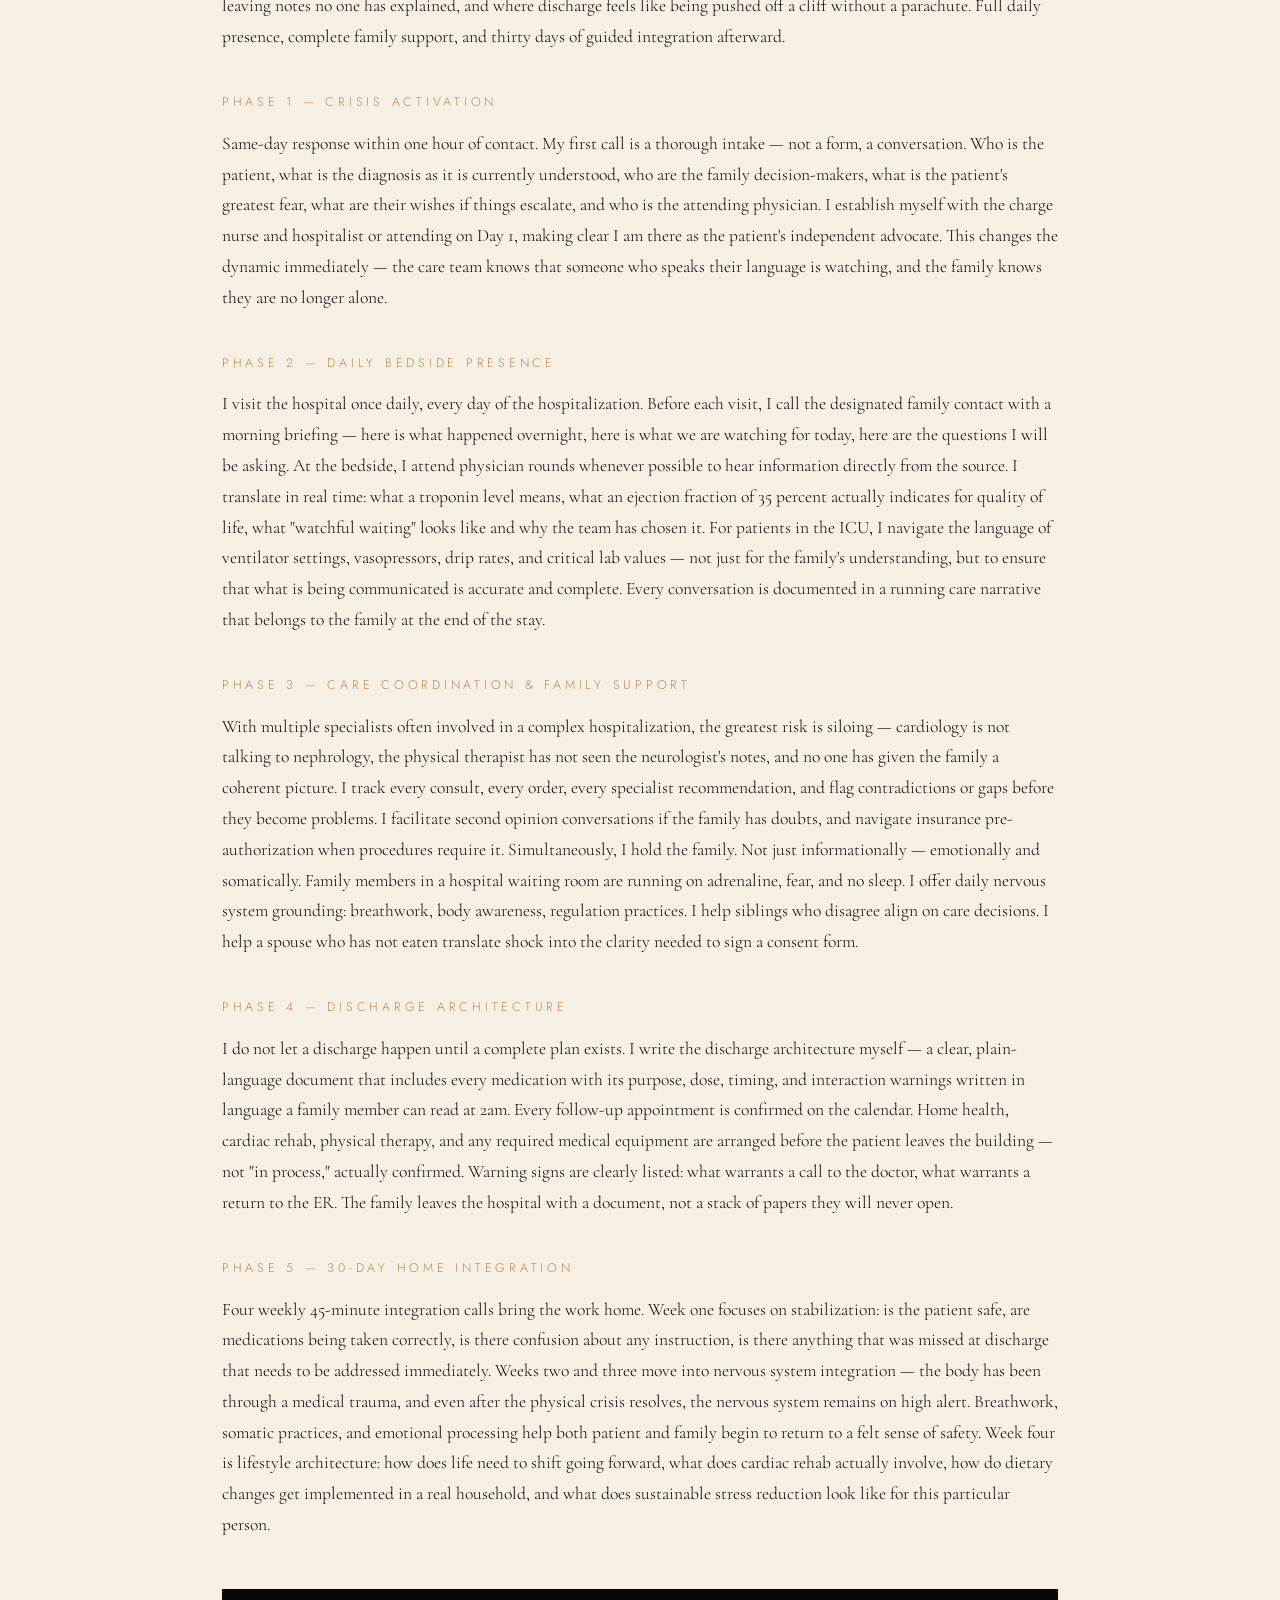
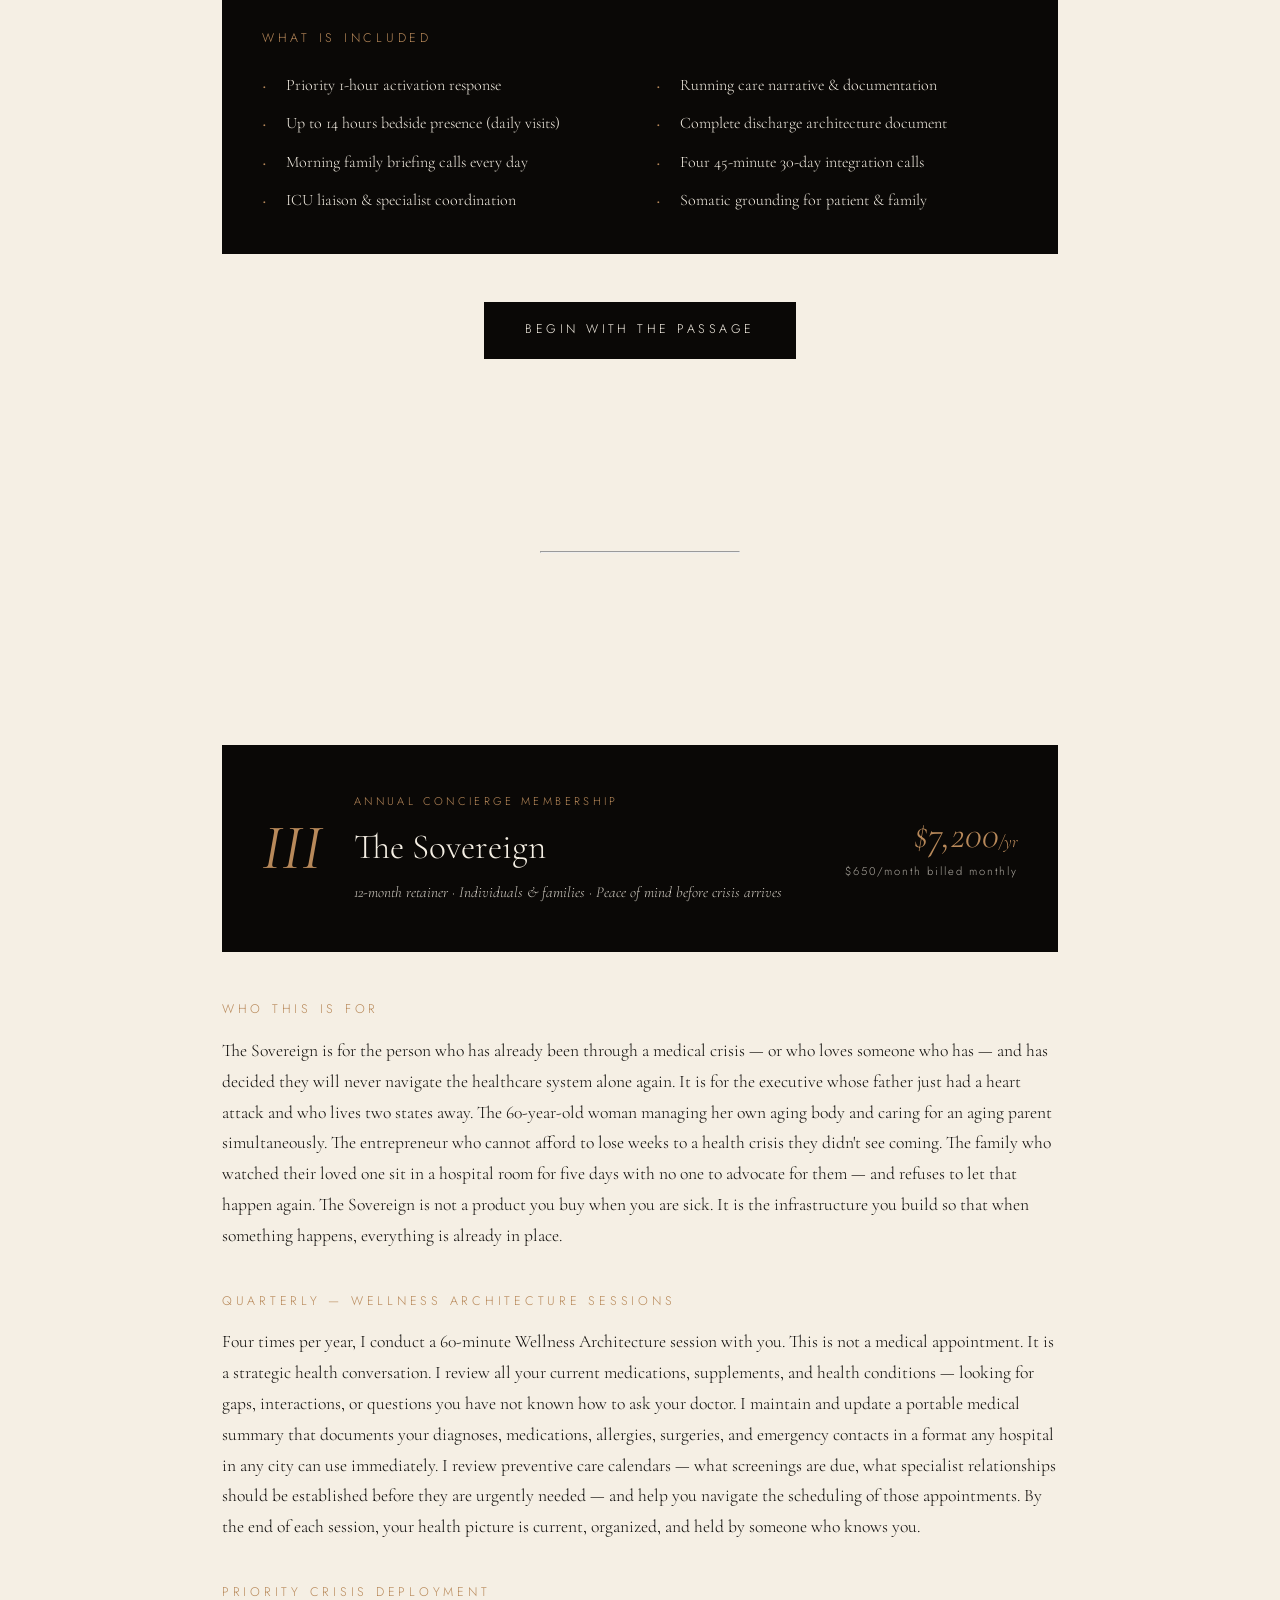
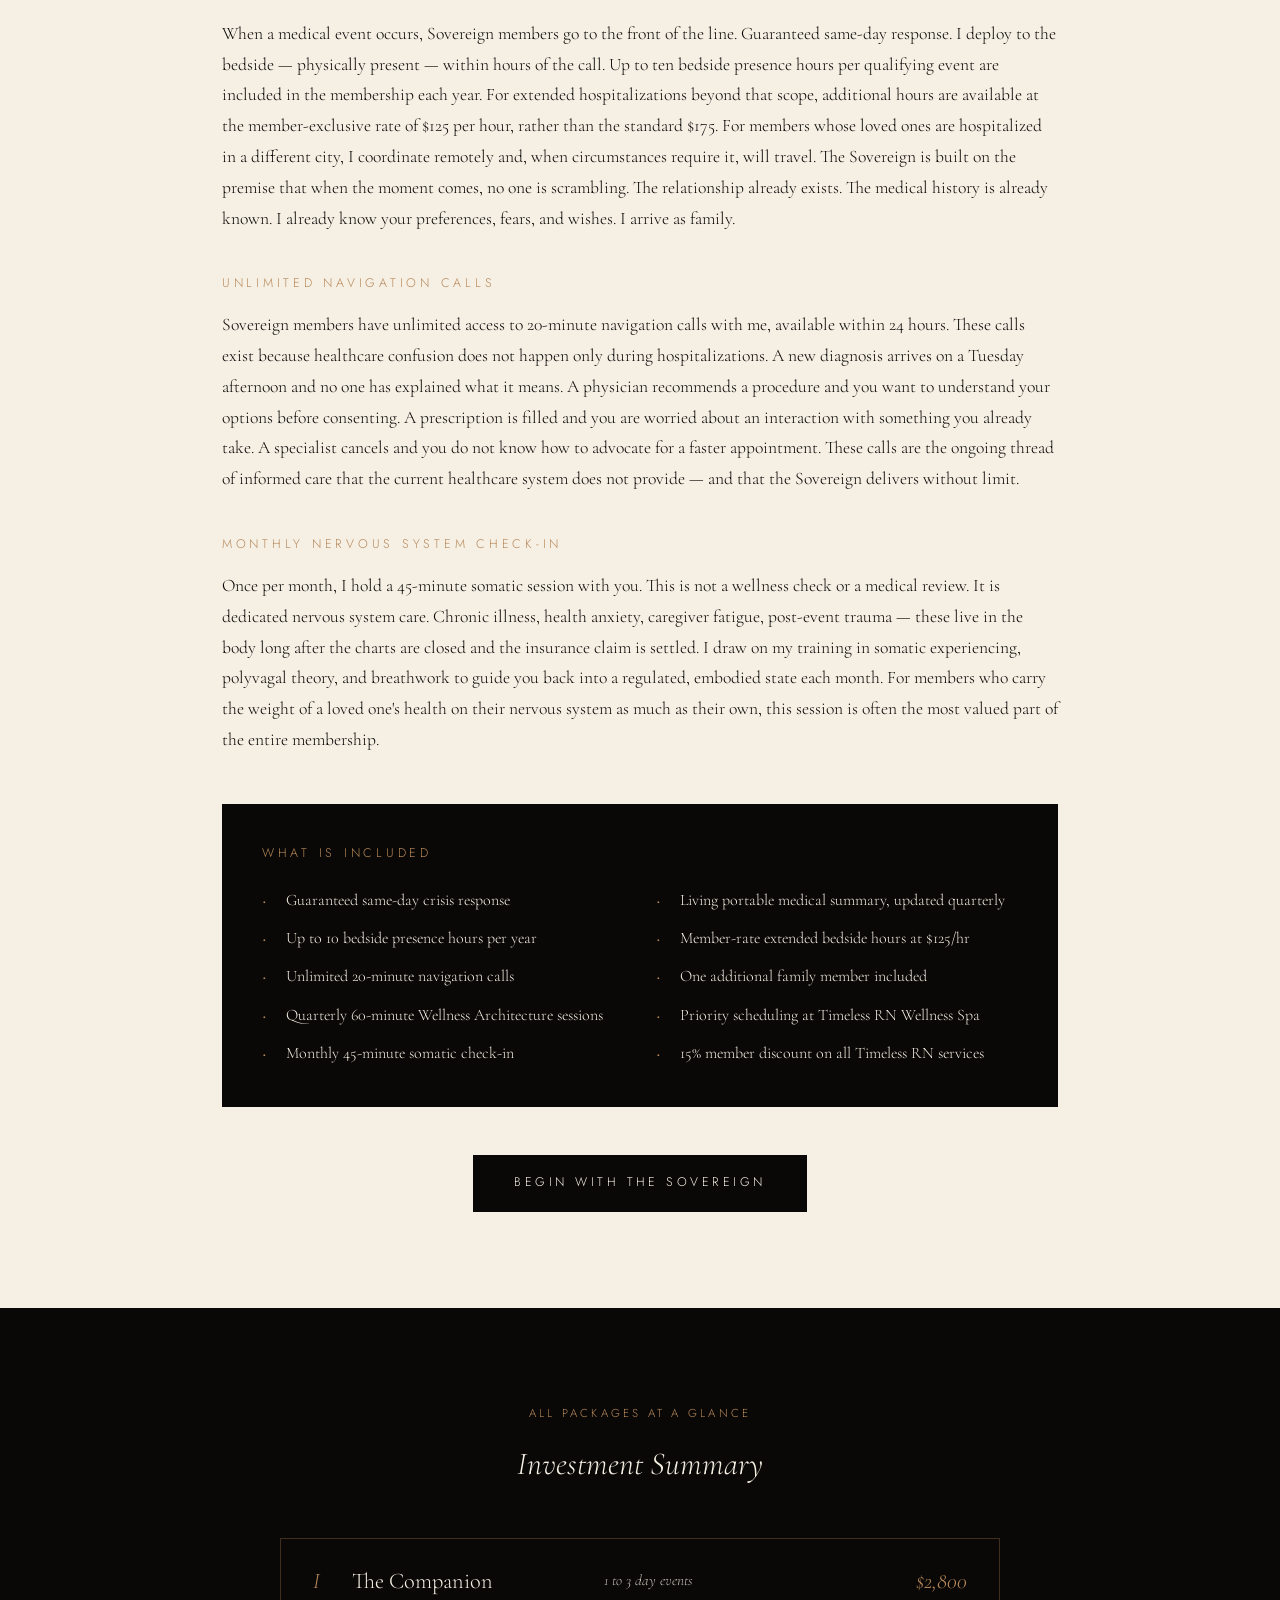
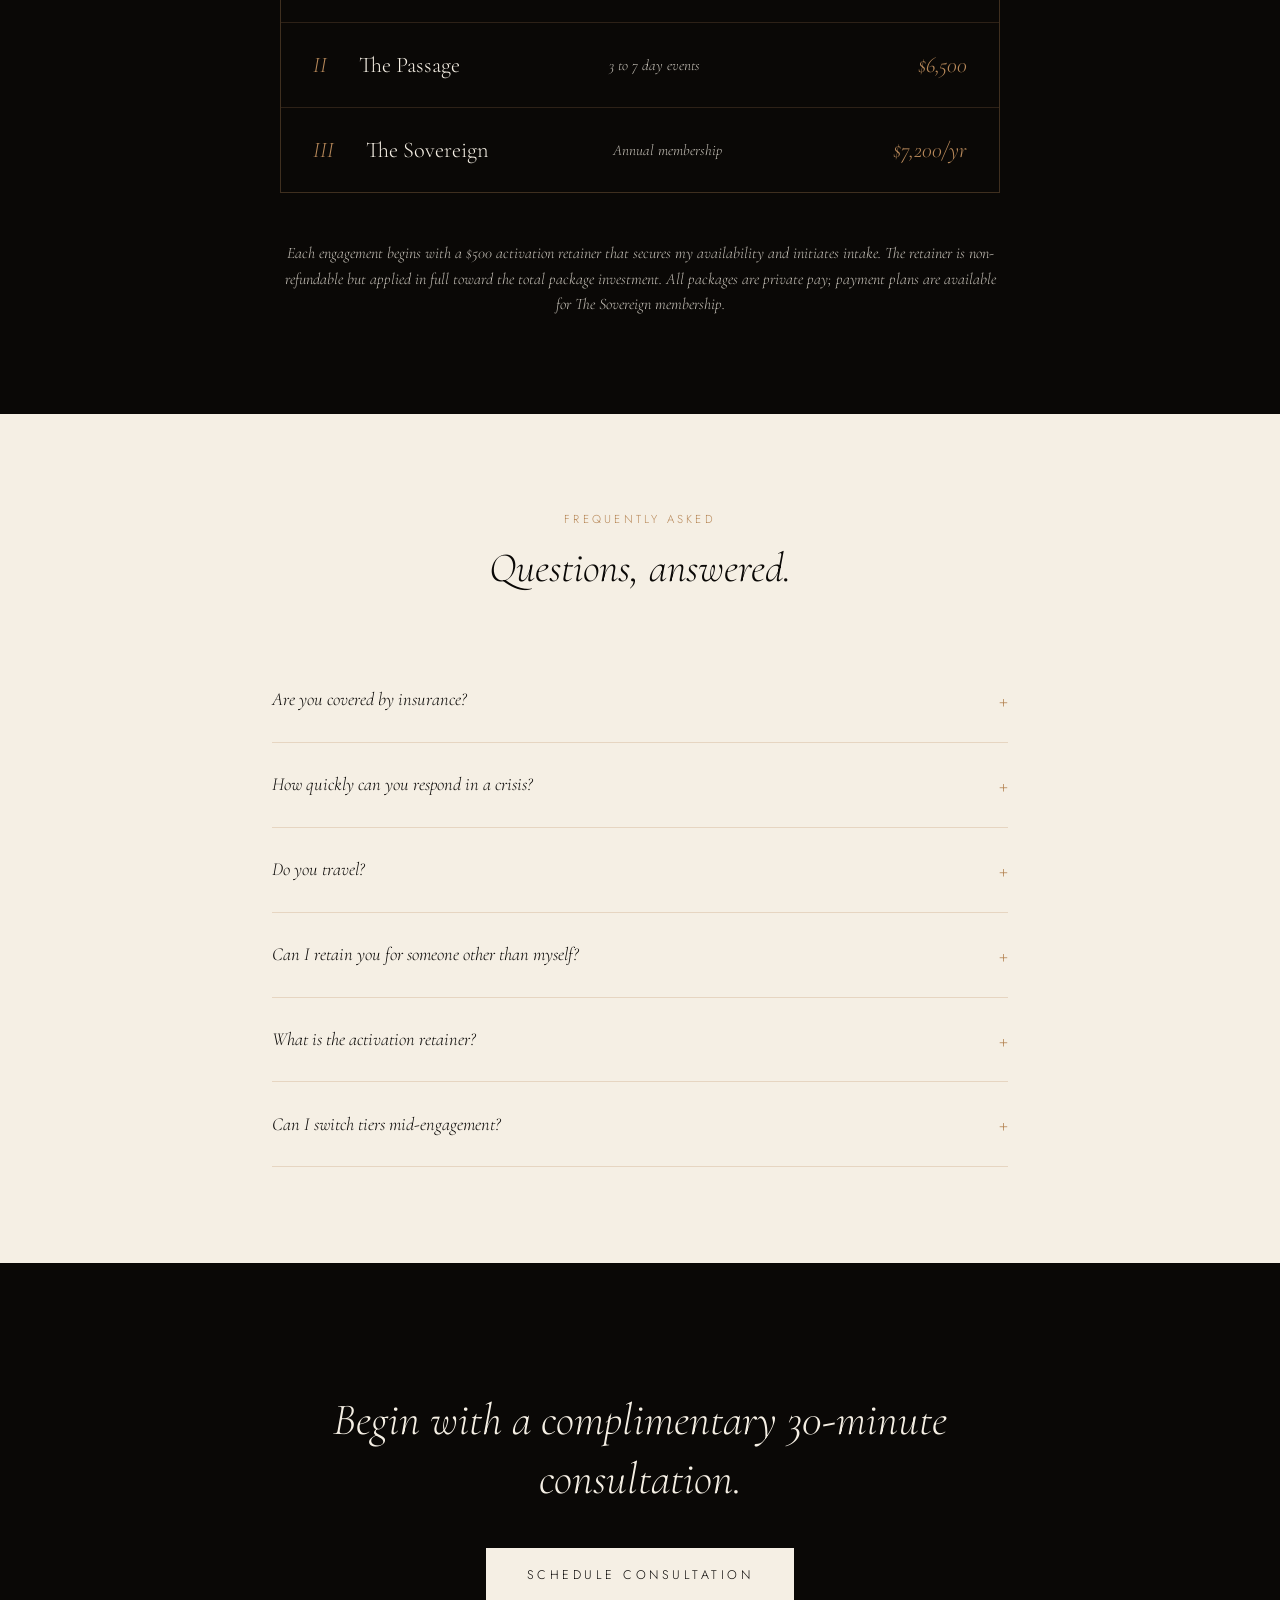
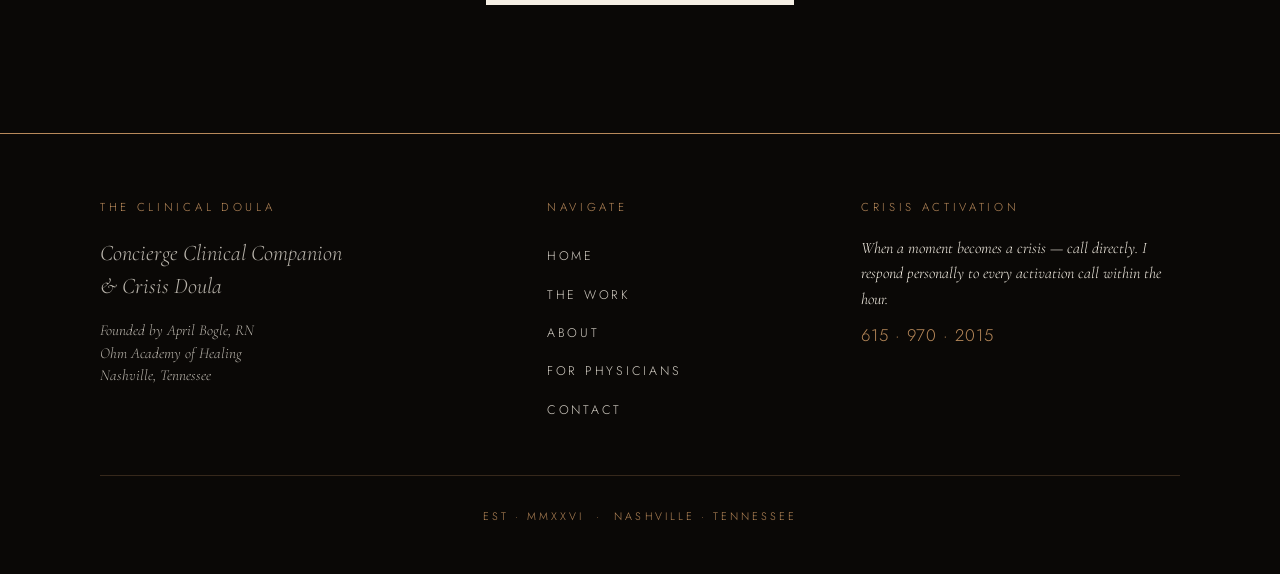
<file: services.html>
<!DOCTYPE html>
<html lang="en">
<head>
  <meta charset="UTF-8">
  <meta name="viewport" content="width=device-width, initial-scale=1.0">
  <title>Services · The Clinical Doula</title>
  <meta name="description" content="Three tiers of clinical companion and crisis doula service. The Companion, The Passage, and The Sovereign — choose the one that meets the moment.">
  <link rel="canonical" href="https://theclinicaldoula.com/services">
  <link rel="icon" type="image/svg+xml" href="favicon.svg">
  <link rel="apple-touch-icon" href="favicon.svg">
  <meta name="theme-color" content="#F5EFE4">
  <meta property="og:type" content="website">
  <meta property="og:site_name" content="The Clinical Doula">
  <meta property="og:title" content="Services · The Clinical Doula">
  <meta property="og:description" content="Three tiers. One philosophy. The Companion, The Passage, and The Sovereign — choose the one that meets the moment.">
  <meta property="og:url" content="https://theclinicaldoula.com/services">
  <meta property="og:image" content="https://theclinicaldoula.com/The%20Clinical%20Doula.jpeg">
  <meta name="twitter:card" content="summary_large_image">
  <meta name="twitter:title" content="Services · The Clinical Doula">
  <meta name="twitter:description" content="Three tiers of clinical companion and crisis doula service.">
  <meta name="twitter:image" content="https://theclinicaldoula.com/The%20Clinical%20Doula.jpeg">
  <link rel="stylesheet" href="styles.css">
  <link rel="preconnect" href="https://fonts.googleapis.com">
  <link rel="preconnect" href="https://fonts.gstatic.com" crossorigin>
  <style>
    .page-hero {
      padding: 8rem 2rem 4rem;
      text-align: center;
      max-width: 900px;
      margin: 0 auto;
    }
    .page-hero .eyebrow {
      color: var(--gold);
      font-size: 0.72rem;
      letter-spacing: 0.32em;
      margin-bottom: 1.5rem;
      display: block;
      font-family: var(--sans);
      font-weight: 300;
      text-transform: uppercase;
    }
    .page-hero h1 {
      font-size: clamp(2.4rem, 5vw, 3.8rem);
      font-weight: 300;
      font-style: italic;
      line-height: 1.2;
      margin-bottom: 1.5rem;
    }
    .page-hero p {
      font-size: 1.2rem;
      max-width: 640px;
      margin: 0 auto;
      opacity: 0.85;
    }
    .tier-section {
      padding: 6rem 2rem;
      max-width: 900px;
      margin: 0 auto;
    }
    .tier-header {
      background: var(--ink);
      color: var(--cream);
      padding: 3rem 2.5rem;
      display: grid;
      grid-template-columns: auto 1fr auto;
      gap: 2rem;
      align-items: center;
      margin-bottom: 3rem;
    }
    .tier-header .num {
      font-family: var(--serif);
      font-style: italic;
      font-size: 4rem;
      line-height: 1;
      color: var(--gold);
      font-weight: 400;
    }
    .tier-header .info h2 {
      font-family: var(--serif);
      font-size: 2.2rem;
      font-weight: 300;
      margin-bottom: 0.3rem;
    }
    .tier-header .info .meta {
      font-family: var(--sans);
      font-size: 0.7rem;
      letter-spacing: 0.3em;
      text-transform: uppercase;
      color: var(--gold);
      margin-bottom: 0.5rem;
    }
    .tier-header .info .duration {
      font-style: italic;
      opacity: 0.85;
      font-size: 0.95rem;
    }
    .tier-header .price {
      text-align: right;
    }
    .tier-header .price .amount {
      font-family: var(--serif);
      font-style: italic;
      font-size: 2.4rem;
      color: var(--gold);
      display: block;
      line-height: 1;
    }
    .tier-header .price .retainer {
      font-family: var(--sans);
      font-size: 0.7rem;
      letter-spacing: 0.18em;
      opacity: 0.7;
      margin-top: 0.5rem;
    }
    .tier-body h3 {
      font-family: var(--sans);
      font-weight: 300;
      letter-spacing: 0.3em;
      text-transform: uppercase;
      color: var(--gold);
      font-size: 0.78rem;
      margin: 2.5rem 0 1rem;
    }
    .tier-body p {
      font-size: 1.1rem;
      line-height: 1.75;
      margin-bottom: 1.25rem;
    }
    .included {
      background: var(--ink);
      color: var(--cream);
      padding: 2.5rem;
      margin-top: 3rem;
    }
    .included h4 {
      font-family: var(--sans);
      font-weight: 300;
      letter-spacing: 0.3em;
      text-transform: uppercase;
      color: var(--gold);
      font-size: 0.78rem;
      margin-bottom: 1.5rem;
    }
    .included ul {
      list-style: none;
      display: grid;
      grid-template-columns: 1fr 1fr;
      gap: 0.8rem 2rem;
    }
    .included li {
      padding-left: 1.5rem;
      position: relative;
      font-size: 1rem;
    }
    .included li::before {
      content: '·';
      color: var(--gold);
      position: absolute;
      left: 0;
      font-size: 1.5rem;
      line-height: 1;
    }
    .tier-cta {
      margin-top: 3rem;
      text-align: center;
    }
    .tier-divider {
      max-width: 200px;
      margin: 6rem auto;
      height: 1px;
      background: var(--gold);
    }
    .investment {
      background: var(--ink);
      color: var(--cream);
      padding: 6rem 2rem;
      text-align: center;
    }
    .investment h2 {
      font-style: italic;
      font-size: 2rem;
      font-weight: 300;
      margin-bottom: 3rem;
    }
    .investment-table {
      max-width: 720px;
      margin: 0 auto;
      border: 1px solid rgba(184, 137, 90, 0.3);
    }
    .investment-row {
      display: grid;
      grid-template-columns: auto 2fr 2fr 1fr;
      gap: 2rem;
      padding: 1.5rem 2rem;
      border-bottom: 1px solid rgba(184, 137, 90, 0.2);
      align-items: center;
      text-align: left;
    }
    .investment-row:last-child { border-bottom: none; }
    .investment-row .roman {
      font-family: var(--serif);
      font-style: italic;
      font-size: 1.4rem;
      color: var(--gold);
    }
    .investment-row .name {
      font-family: var(--serif);
      font-size: 1.4rem;
    }
    .investment-row .span {
      font-style: italic;
      opacity: 0.8;
      font-size: 0.95rem;
    }
    .investment-row .price {
      font-family: var(--serif);
      font-style: italic;
      color: var(--gold);
      text-align: right;
      font-size: 1.4rem;
    }
    .faq {
      max-width: 800px;
      margin: 0 auto;
      padding: 6rem 2rem;
    }
    .faq details {
      border-bottom: 1px solid var(--gold-soft);
      padding: 1.5rem 0;
    }
    .faq details summary {
      cursor: pointer;
      font-size: 1.15rem;
      font-style: italic;
      list-style: none;
      display: flex;
      justify-content: space-between;
      align-items: center;
      gap: 1rem;
    }
    .faq details summary::after {
      content: '+';
      color: var(--gold);
      font-size: 1.4rem;
      font-style: normal;
      transition: transform 0.3s;
    }
    .faq details[open] summary::after { content: '−'; }
    .faq details p {
      margin-top: 1rem;
      font-size: 1.05rem;
      line-height: 1.7;
      color: var(--ink);
      opacity: 0.85;
    }
    @media (max-width: 700px) {
      .tier-header { grid-template-columns: 1fr; gap: 1rem; text-align: center; }
      .tier-header .price { text-align: center; }
      .included ul { grid-template-columns: 1fr; }
      .investment-row { grid-template-columns: 1fr; gap: 0.5rem; text-align: center; padding: 1.5rem; }
      .investment-row .price { text-align: center; }
    }
  </style>
</head>
<body>
  <a href="#main" class="skip-link">Skip to content</a>

  <header class="site-nav">
    <nav class="nav-inner" aria-label="Primary">
      <a href="the-work.html" class="nav-link">The Work</a>
      <a href="services.html" class="nav-link">Services</a>
      <a href="about.html" class="nav-link">About</a>
      <a href="for-physicians.html" class="nav-link">For Physicians</a>
      <a href="contact.html" class="nav-link">Contact</a>
      <button class="nav-toggle" aria-label="Open menu" aria-expanded="false">
        <span></span><span></span><span></span>
      </button>
    </nav>
  </header>

  <div class="mobile-menu" role="dialog" aria-modal="true" aria-label="Primary navigation">
    <a href="index.html" class="menu-mark" aria-label="Home">
      <svg viewBox="0 0 36 36" xmlns="http://www.w3.org/2000/svg" aria-hidden="true">
        <circle cx="18" cy="18" r="16" fill="none" stroke="#0A0806" stroke-width="1"/>
        <circle cx="18" cy="18" r="3" fill="#B8895A"/>
      </svg>
    </a>
    <nav aria-label="Mobile primary">
      <a href="index.html">Home</a>
      <a href="the-work.html">The Work</a>
      <a href="services.html">Services</a>
      <a href="about.html">About</a>
      <a href="for-physicians.html">For Physicians</a>
      <a href="contact.html">Contact</a>
    </nav>
    <hr class="menu-divider">
    <span class="menu-call-label">Crisis Activation</span>
    <a href="tel:+16159702015" class="menu-call">615 · 970 · 2015</a>
  </div>

  <main id="main">

    <section class="page-hero">
      <span class="eyebrow">Services</span>
      <h1>Three tiers. One philosophy.</h1>
      <p>Choose the one that meets the moment.</p>
    </section>

    <!-- ── TIER I · COMPANION ────────────────────────────────────── -->
    <section class="tier-section" id="companion">
      <div class="tier-header">
        <div class="num">I</div>
        <div class="info">
          <p class="meta">Short-Stay Crisis Support</p>
          <h2>The Companion</h2>
          <p class="duration">1 to 3 day hospital events</p>
        </div>
        <div class="price">
          <span class="amount">$2,800</span>
          <p class="retainer">+ $500 retainer, applied to total</p>
        </div>
      </div>

      <div class="tier-body">
        <h3>Who This Is For</h3>
        <p>The Companion is designed for the moment no one is ever prepared for — a parent admitted from the ER, a spouse whose chest pain turned into an overnight stay, a friend whose 'routine' procedure became anything but. These shorter hospitalizations feel urgent and frightening, yet families are often left without a single person who can explain what is actually happening. I step in as that person — clinically fluent, calm in the chaos, and completely aligned with your needs alone.</p>

        <h3>Phase 1 — Activation &amp; Intake</h3>
        <p>Within two hours of your call, I will connect with you or a designated family member by phone or video. I will review the admitting diagnosis, current medications, existing health history, and the names of the treating physicians. I will identify the primary family contact — the person I will communicate with consistently throughout the stay — and establish clear communication preferences. Before ever setting foot in the hospital, I know your situation. I arrive prepared, not catching up.</p>

        <h3>Phase 2 — Bedside Presence</h3>
        <p>I visit up to twice daily for a total of six bedside hours across the hospitalization. During each visit, I meet directly with the nursing team and attending physician — asking the questions the family didn't know to ask, and translating the answers into language that actually makes sense. I document every conversation, every new order, every test result, and every change in the care plan in a running log that becomes yours to keep. I monitor for overlooked details: a medication dose that was not explained, a follow-up order that was placed but not communicated, a discharge plan being written before the family has been consulted. For family members present at the bedside — often in fight, flight, or freeze — I provide grounding. Breathwork. A hand on the shoulder. The nervous system regulation that allows someone to hear what the doctor is actually saying.</p>

        <h3>Phase 3 — Discharge Review &amp; Home Preparation</h3>
        <p>Discharge is the most dangerous moment of a hospitalization — and the most rushed. I sit with the patient and family before they leave and read every discharge instruction aloud, explaining each one in plain language. Every new medication is reviewed: what it is, why it was prescribed, how and when to take it, what side effects to watch for, and what must never be combined with it. Every follow-up appointment is confirmed on the calendar before the patient walks out the door. If home health, physical therapy, or medical equipment has been ordered, I verify it is actually arranged — not just "in process." I then write a clear, personalized aftercare summary the family can actually use at home.</p>

        <h3>Phase 4 — 14-Day Home Follow-Up</h3>
        <p>Three 30-minute check-in calls are scheduled in the two weeks following discharge. These calls serve the whole person, not just the medical chart. I answer questions about medications and symptoms, help navigate any specialist referrals that were given at discharge, and troubleshoot anything that has fallen through the cracks of the post-hospital transition. I also attend to the nervous system — how is sleep? Is anxiety elevated? Is the body still in a trauma response even though the 'event' is over? Gentle somatic guidance is offered to begin the process of returning the body to safety.</p>

        <div class="included">
          <h4>What Is Included</h4>
          <ul>
            <li>Priority 2-hour activation response</li>
            <li>Complete discharge review &amp; aftercare summary</li>
            <li>Up to 6 hours total bedside presence</li>
            <li>Medication reconciliation &amp; plain-language explanation</li>
            <li>Daily family briefing communication</li>
            <li>Three 30-minute post-discharge support calls</li>
          </ul>
        </div>

        <div class="tier-cta">
          <a href="contact.html?package=companion" class="btn">Begin with The Companion</a>
        </div>
      </div>
    </section>

    <hr class="tier-divider">

    <!-- ── TIER II · PASSAGE ─────────────────────────────────────── -->
    <section class="tier-section" id="passage">
      <div class="tier-header">
        <div class="num">II</div>
        <div class="info">
          <p class="meta">Full Hospitalization Support</p>
          <h2>The Passage</h2>
          <p class="duration">3 to 7 day events · Cardiac &amp; stroke · Major surgery · Complex diagnosis</p>
        </div>
        <div class="price">
          <span class="amount">$6,500</span>
          <p class="retainer">+ $500 retainer, applied to total</p>
        </div>
      </div>

      <div class="tier-body">
        <h3>Who This Is For</h3>
        <p>The Passage is my most comprehensive hospitalization offering — built for the events that truly shatter a family. A cardiac event. A stroke. Major surgery with a complicated recovery. A diagnosis no one expected. These are the three-to-seven-day stays where the patient is frightened and the family is falling apart in the waiting room, where four different specialists are leaving notes no one has explained, and where discharge feels like being pushed off a cliff without a parachute. Full daily presence, complete family support, and thirty days of guided integration afterward.</p>

        <h3>Phase 1 — Crisis Activation</h3>
        <p>Same-day response within one hour of contact. My first call is a thorough intake — not a form, a conversation. Who is the patient, what is the diagnosis as it is currently understood, who are the family decision-makers, what is the patient's greatest fear, what are their wishes if things escalate, and who is the attending physician. I establish myself with the charge nurse and hospitalist or attending on Day 1, making clear I am there as the patient's independent advocate. This changes the dynamic immediately — the care team knows that someone who speaks their language is watching, and the family knows they are no longer alone.</p>

        <h3>Phase 2 — Daily Bedside Presence</h3>
        <p>I visit the hospital once daily, every day of the hospitalization. Before each visit, I call the designated family contact with a morning briefing — here is what happened overnight, here is what we are watching for today, here are the questions I will be asking. At the bedside, I attend physician rounds whenever possible to hear information directly from the source. I translate in real time: what a troponin level means, what an ejection fraction of 35 percent actually indicates for quality of life, what "watchful waiting" looks like and why the team has chosen it. For patients in the ICU, I navigate the language of ventilator settings, vasopressors, drip rates, and critical lab values — not just for the family's understanding, but to ensure that what is being communicated is accurate and complete. Every conversation is documented in a running care narrative that belongs to the family at the end of the stay.</p>

        <h3>Phase 3 — Care Coordination &amp; Family Support</h3>
        <p>With multiple specialists often involved in a complex hospitalization, the greatest risk is siloing — cardiology is not talking to nephrology, the physical therapist has not seen the neurologist's notes, and no one has given the family a coherent picture. I track every consult, every order, every specialist recommendation, and flag contradictions or gaps before they become problems. I facilitate second opinion conversations if the family has doubts, and navigate insurance pre-authorization when procedures require it. Simultaneously, I hold the family. Not just informationally — emotionally and somatically. Family members in a hospital waiting room are running on adrenaline, fear, and no sleep. I offer daily nervous system grounding: breathwork, body awareness, regulation practices. I help siblings who disagree align on care decisions. I help a spouse who has not eaten translate shock into the clarity needed to sign a consent form.</p>

        <h3>Phase 4 — Discharge Architecture</h3>
        <p>I do not let a discharge happen until a complete plan exists. I write the discharge architecture myself — a clear, plain-language document that includes every medication with its purpose, dose, timing, and interaction warnings written in language a family member can read at 2am. Every follow-up appointment is confirmed on the calendar. Home health, cardiac rehab, physical therapy, and any required medical equipment are arranged before the patient leaves the building — not "in process," actually confirmed. Warning signs are clearly listed: what warrants a call to the doctor, what warrants a return to the ER. The family leaves the hospital with a document, not a stack of papers they will never open.</p>

        <h3>Phase 5 — 30-Day Home Integration</h3>
        <p>Four weekly 45-minute integration calls bring the work home. Week one focuses on stabilization: is the patient safe, are medications being taken correctly, is there confusion about any instruction, is there anything that was missed at discharge that needs to be addressed immediately. Weeks two and three move into nervous system integration — the body has been through a medical trauma, and even after the physical crisis resolves, the nervous system remains on high alert. Breathwork, somatic practices, and emotional processing help both patient and family begin to return to a felt sense of safety. Week four is lifestyle architecture: how does life need to shift going forward, what does cardiac rehab actually involve, how do dietary changes get implemented in a real household, and what does sustainable stress reduction look like for this particular person.</p>

        <div class="included">
          <h4>What Is Included</h4>
          <ul>
            <li>Priority 1-hour activation response</li>
            <li>Running care narrative &amp; documentation</li>
            <li>Up to 14 hours bedside presence (daily visits)</li>
            <li>Complete discharge architecture document</li>
            <li>Morning family briefing calls every day</li>
            <li>Four 45-minute 30-day integration calls</li>
            <li>ICU liaison &amp; specialist coordination</li>
            <li>Somatic grounding for patient &amp; family</li>
          </ul>
        </div>

        <div class="tier-cta">
          <a href="contact.html?package=passage" class="btn">Begin with The Passage</a>
        </div>
      </div>
    </section>

    <hr class="tier-divider">

    <!-- ── TIER III · SOVEREIGN ──────────────────────────────────── -->
    <section class="tier-section" id="sovereign">
      <div class="tier-header">
        <div class="num">III</div>
        <div class="info">
          <p class="meta">Annual Concierge Membership</p>
          <h2>The Sovereign</h2>
          <p class="duration">12-month retainer · Individuals &amp; families · Peace of mind before crisis arrives</p>
        </div>
        <div class="price">
          <span class="amount">$7,200<span style="font-size:1.1rem;">/yr</span></span>
          <p class="retainer">$650/month billed monthly</p>
        </div>
      </div>

      <div class="tier-body">
        <h3>Who This Is For</h3>
        <p>The Sovereign is for the person who has already been through a medical crisis — or who loves someone who has — and has decided they will never navigate the healthcare system alone again. It is for the executive whose father just had a heart attack and who lives two states away. The 60-year-old woman managing her own aging body and caring for an aging parent simultaneously. The entrepreneur who cannot afford to lose weeks to a health crisis they didn't see coming. The family who watched their loved one sit in a hospital room for five days with no one to advocate for them — and refuses to let that happen again. The Sovereign is not a product you buy when you are sick. It is the infrastructure you build so that when something happens, everything is already in place.</p>

        <h3>Quarterly — Wellness Architecture Sessions</h3>
        <p>Four times per year, I conduct a 60-minute Wellness Architecture session with you. This is not a medical appointment. It is a strategic health conversation. I review all your current medications, supplements, and health conditions — looking for gaps, interactions, or questions you have not known how to ask your doctor. I maintain and update a portable medical summary that documents your diagnoses, medications, allergies, surgeries, and emergency contacts in a format any hospital in any city can use immediately. I review preventive care calendars — what screenings are due, what specialist relationships should be established before they are urgently needed — and help you navigate the scheduling of those appointments. By the end of each session, your health picture is current, organized, and held by someone who knows you.</p>

        <h3>Priority Crisis Deployment</h3>
        <p>When a medical event occurs, Sovereign members go to the front of the line. Guaranteed same-day response. I deploy to the bedside — physically present — within hours of the call. Up to ten bedside presence hours per qualifying event are included in the membership each year. For extended hospitalizations beyond that scope, additional hours are available at the member-exclusive rate of $125 per hour, rather than the standard $175. For members whose loved ones are hospitalized in a different city, I coordinate remotely and, when circumstances require it, will travel. The Sovereign is built on the premise that when the moment comes, no one is scrambling. The relationship already exists. The medical history is already known. I already know your preferences, fears, and wishes. I arrive as family.</p>

        <h3>Unlimited Navigation Calls</h3>
        <p>Sovereign members have unlimited access to 20-minute navigation calls with me, available within 24 hours. These calls exist because healthcare confusion does not happen only during hospitalizations. A new diagnosis arrives on a Tuesday afternoon and no one has explained what it means. A physician recommends a procedure and you want to understand your options before consenting. A prescription is filled and you are worried about an interaction with something you already take. A specialist cancels and you do not know how to advocate for a faster appointment. These calls are the ongoing thread of informed care that the current healthcare system does not provide — and that the Sovereign delivers without limit.</p>

        <h3>Monthly Nervous System Check-In</h3>
        <p>Once per month, I hold a 45-minute somatic session with you. This is not a wellness check or a medical review. It is dedicated nervous system care. Chronic illness, health anxiety, caregiver fatigue, post-event trauma — these live in the body long after the charts are closed and the insurance claim is settled. I draw on my training in somatic experiencing, polyvagal theory, and breathwork to guide you back into a regulated, embodied state each month. For members who carry the weight of a loved one's health on their nervous system as much as their own, this session is often the most valued part of the entire membership.</p>

        <div class="included">
          <h4>What Is Included</h4>
          <ul>
            <li>Guaranteed same-day crisis response</li>
            <li>Living portable medical summary, updated quarterly</li>
            <li>Up to 10 bedside presence hours per year</li>
            <li>Member-rate extended bedside hours at $125/hr</li>
            <li>Unlimited 20-minute navigation calls</li>
            <li>One additional family member included</li>
            <li>Quarterly 60-minute Wellness Architecture sessions</li>
            <li>Priority scheduling at Timeless RN Wellness Spa</li>
            <li>Monthly 45-minute somatic check-in</li>
            <li>15% member discount on all Timeless RN services</li>
          </ul>
        </div>

        <div class="tier-cta">
          <a href="contact.html?package=sovereign" class="btn">Begin with The Sovereign</a>
        </div>
      </div>
    </section>

    <!-- ── INVESTMENT SUMMARY ────────────────────────────────────── -->
    <section class="investment full-width">
      <p class="section-eyebrow">All Packages at a Glance</p>
      <h2>Investment Summary</h2>

      <div class="investment-table">
        <div class="investment-row">
          <span class="roman">I</span>
          <span class="name">The Companion</span>
          <span class="span">1 to 3 day events</span>
          <span class="price">$2,800</span>
        </div>
        <div class="investment-row">
          <span class="roman">II</span>
          <span class="name">The Passage</span>
          <span class="span">3 to 7 day events</span>
          <span class="price">$6,500</span>
        </div>
        <div class="investment-row">
          <span class="roman">III</span>
          <span class="name">The Sovereign</span>
          <span class="span">Annual membership</span>
          <span class="price">$7,200/yr</span>
        </div>
      </div>

      <p style="max-width: 720px; margin: 3rem auto 0; opacity: 0.8; font-style: italic; font-size: 1rem; line-height: 1.6;">Each engagement begins with a $500 activation retainer that secures my availability and initiates intake. The retainer is non-refundable but applied in full toward the total package investment. All packages are private pay; payment plans are available for The Sovereign membership.</p>
    </section>

    <!-- ── FAQ ───────────────────────────────────────────────────── -->
    <section class="faq">
      <p class="section-eyebrow">Frequently Asked</p>
      <h2 class="section-title">Questions, answered.</h2>

      <details>
        <summary>Are you covered by insurance?</summary>
        <p>No. The Clinical Doula is a private-pay service. My independence from the insurance and hospital systems is exactly what allows me to be wholly on your side.</p>
      </details>

      <details>
        <summary>How quickly can you respond in a crisis?</summary>
        <p>For Sovereign members, response is guaranteed same-day, with bedside arrival within hours. For Companion and Passage clients, I respond within one to two hours of activation.</p>
      </details>

      <details>
        <summary>Do you travel?</summary>
        <p>I am based in Nashville, Tennessee, and primarily serve hospitals across Middle Tennessee. For existing Sovereign members, I will travel to other cities when circumstances require it. Travel is quoted separately and added to the engagement.</p>
      </details>

      <details>
        <summary>Can I retain you for someone other than myself?</summary>
        <p>Yes. The most common engagement is exactly this — an adult child retaining me for a parent, or a spouse retaining me for their partner. We will need a signed HIPAA authorization from the patient or their healthcare power of attorney.</p>
      </details>

      <details>
        <summary>What is the activation retainer?</summary>
        <p>$500 paid at the start of any new engagement. It secures my availability, initiates intake, and is applied in full toward your total package investment. The retainer is non-refundable.</p>
      </details>

      <details>
        <summary>Can I switch tiers mid-engagement?</summary>
        <p>Yes. If you begin with The Companion and the situation evolves into a longer hospitalization, we can upgrade to The Passage at any time. The fee difference is prorated.</p>
      </details>
    </section>

    <section class="cta-ink full-width">
      <h2>Begin with a complimentary 30-minute consultation.</h2>
      <a href="contact.html" class="btn btn--cream">Schedule Consultation</a>
    </section>

  </main>

  <footer>
    <div class="footer-inner">
      <div class="brand-block">
        <h4>The Clinical Doula</h4>
        <p class="footer-name">Concierge Clinical Companion<br>&amp; Crisis Doula</p>
        <p style="margin-top:1rem;">Founded by April Bogle, RN<br>Ohm Academy of Healing<br>Nashville, Tennessee</p>
      </div>
      <div>
        <h4>Navigate</h4>
        <ul>
          <li><a href="index.html">Home</a></li>
          <li><a href="the-work.html">The Work</a></li>
          <li><a href="about.html">About</a></li>
          <li><a href="for-physicians.html">For Physicians</a></li>
          <li><a href="contact.html">Contact</a></li>
        </ul>
      </div>
      <div>
        <h4>Crisis Activation</h4>
        <p class="crisis">When a moment becomes a crisis — call directly. I respond personally to every activation call within the hour.
          <a href="tel:+16159702015">615 · 970 · 2015</a>
        </p>
      </div>
    </div>
    <div class="footer-bottom">Est · MMXXVI &nbsp;·&nbsp; Nashville · Tennessee</div>
  </footer>
  <script src="script.js" defer></script>
</body>
</html>
</file>
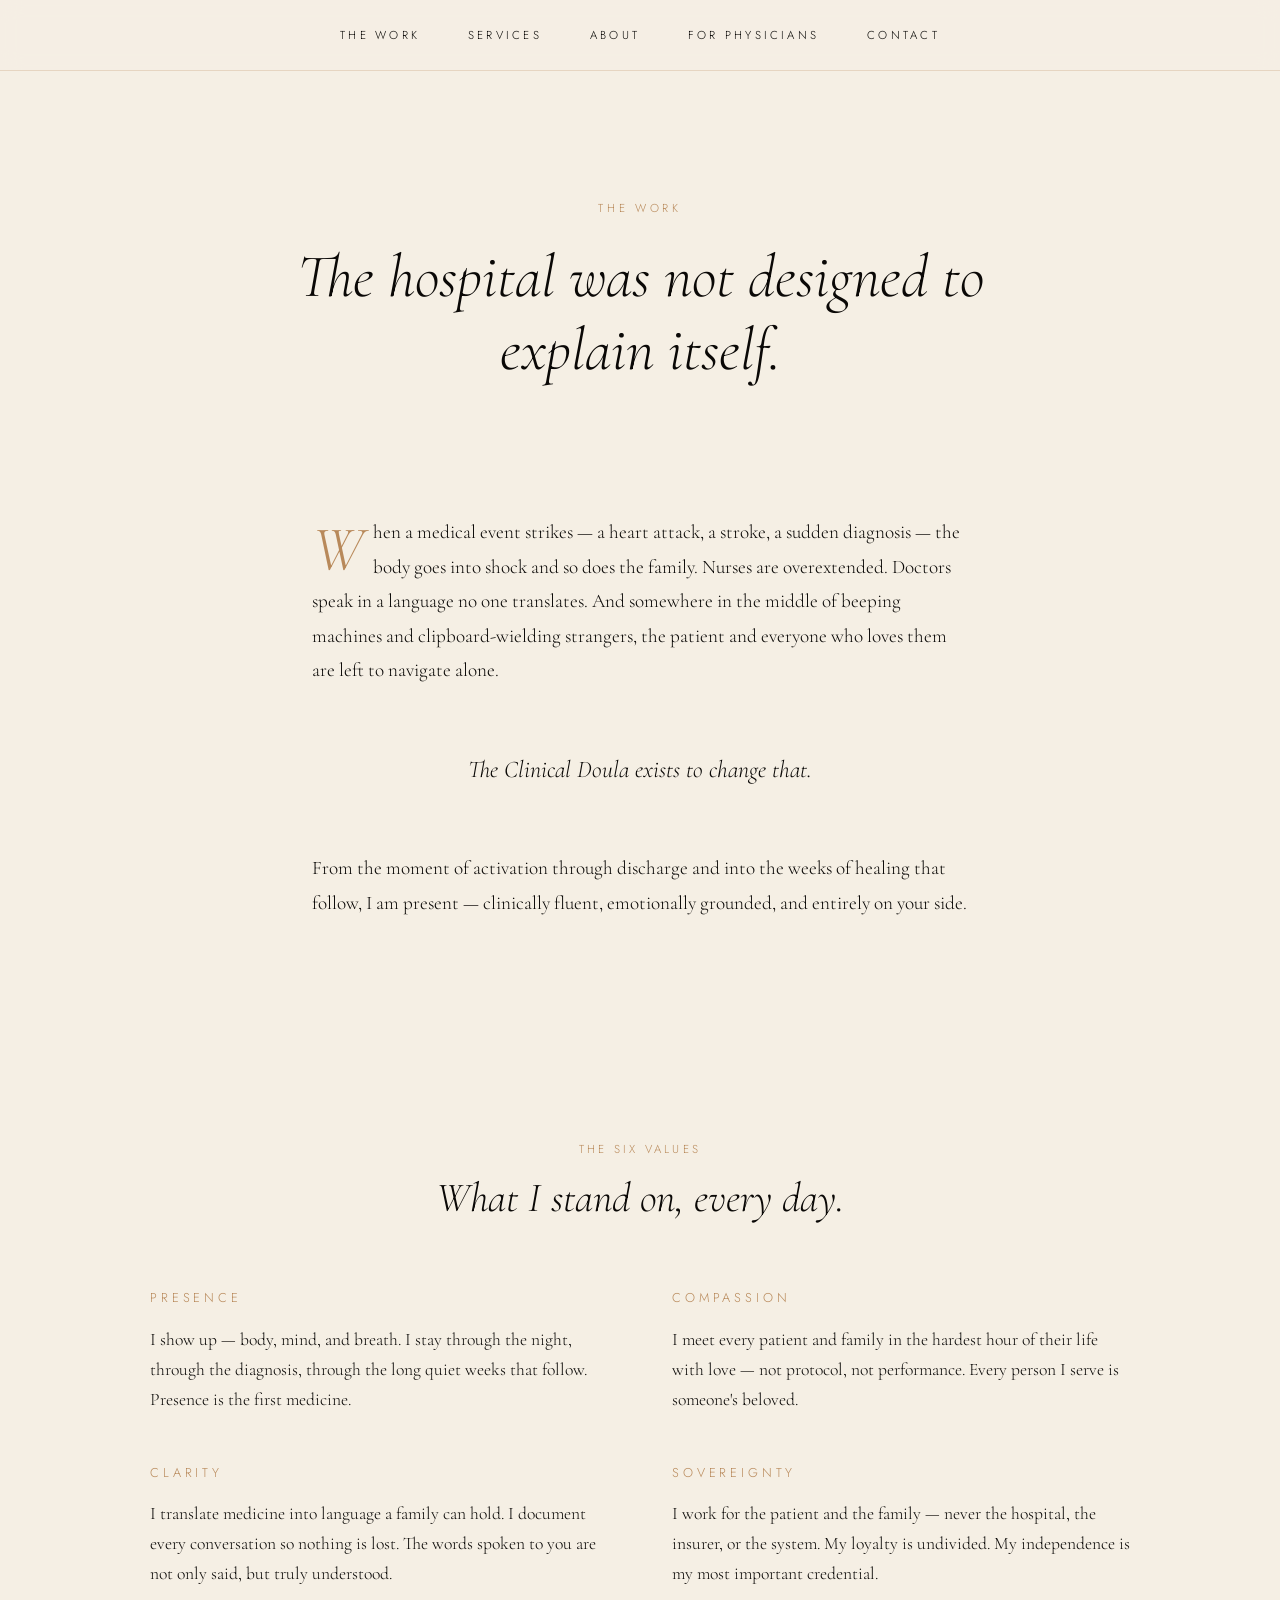
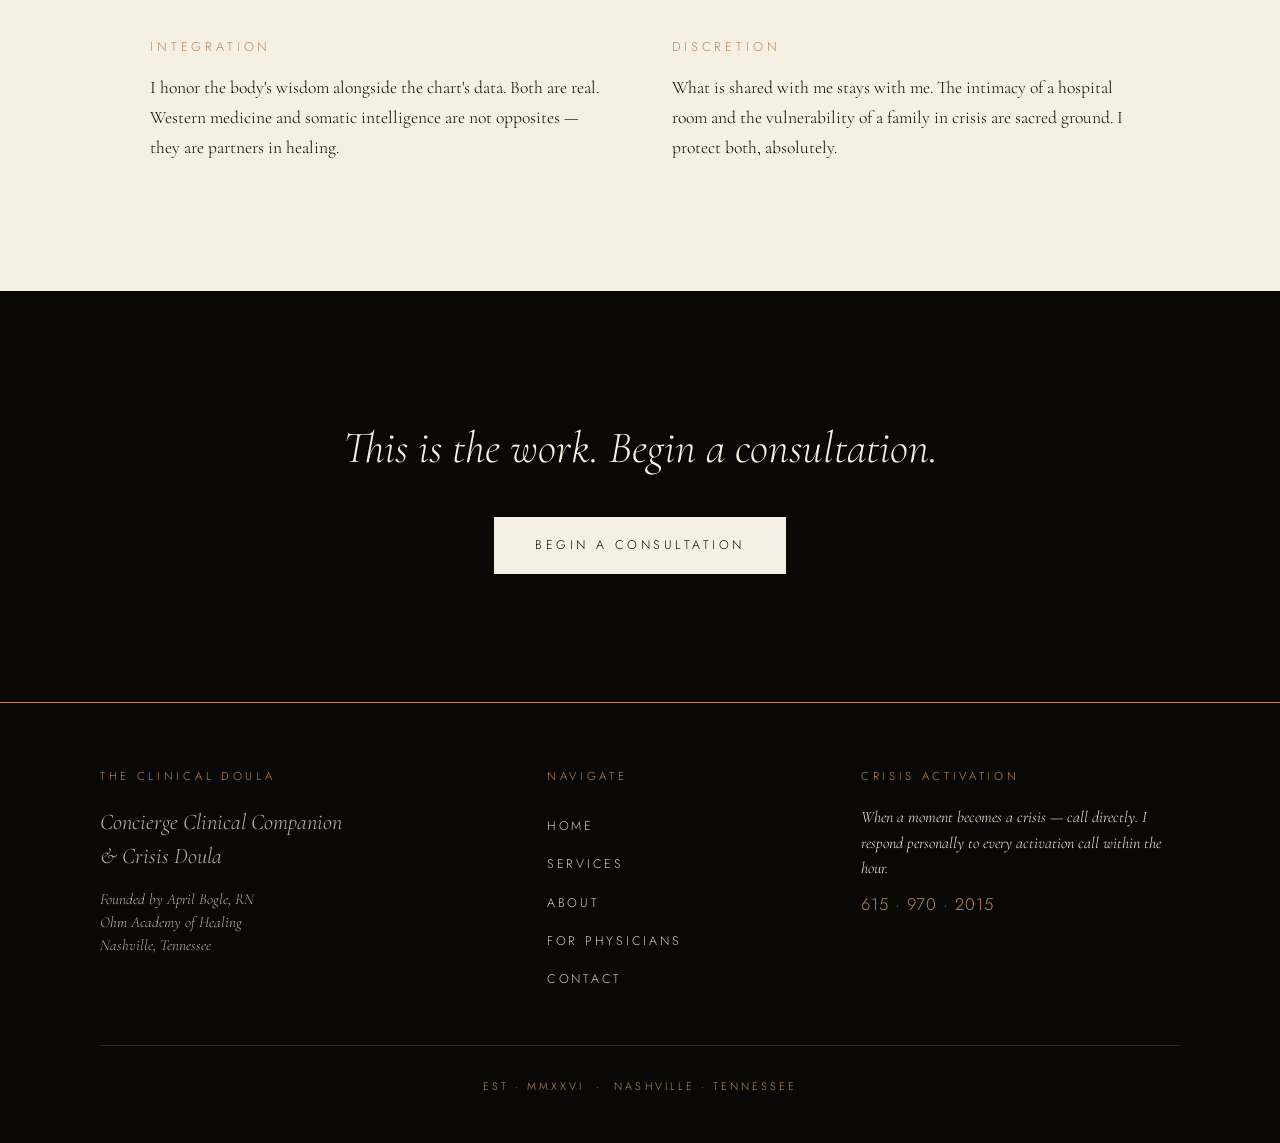
<file: the-work.html>
<!DOCTYPE html>
<html lang="en">
<head>
  <meta charset="UTF-8">
  <meta name="viewport" content="width=device-width, initial-scale=1.0">
  <title>The Work · The Clinical Doula</title>
  <meta name="description" content="The philosophy of The Clinical Doula — six values that hold the bridge between the medical world and the somatic one.">
  <link rel="canonical" href="https://theclinicaldoula.com/the-work">
  <link rel="icon" type="image/svg+xml" href="favicon.svg">
  <link rel="apple-touch-icon" href="favicon.svg">
  <meta name="theme-color" content="#F5EFE4">
  <meta property="og:type" content="article">
  <meta property="og:site_name" content="The Clinical Doula">
  <meta property="og:title" content="The Work · The Clinical Doula">
  <meta property="og:description" content="The hospital was not designed to explain itself. The philosophy and six values that guide my work.">
  <meta property="og:url" content="https://theclinicaldoula.com/the-work">
  <meta property="og:image" content="https://theclinicaldoula.com/The%20Clinical%20Doula.jpeg">
  <meta name="twitter:card" content="summary_large_image">
  <meta name="twitter:title" content="The Work · The Clinical Doula">
  <meta name="twitter:description" content="The philosophy and six values that guide my work.">
  <meta name="twitter:image" content="https://theclinicaldoula.com/The%20Clinical%20Doula.jpeg">
  <link rel="stylesheet" href="styles.css">
  <link rel="preconnect" href="https://fonts.googleapis.com">
  <link rel="preconnect" href="https://fonts.gstatic.com" crossorigin>
  <style>
    .page-hero {
      padding: 8rem 2rem 4rem;
      text-align: center;
      max-width: 900px;
      margin: 0 auto;
    }
    .page-hero .eyebrow {
      color: var(--gold);
      font-size: 0.72rem;
      letter-spacing: 0.32em;
      margin-bottom: 1.5rem;
      display: block;
    }
    .page-hero h1 {
      font-size: clamp(2.4rem, 5vw, 3.8rem);
      font-weight: 300;
      font-style: italic;
      line-height: 1.2;
    }
    .manifesto {
      max-width: 720px;
      margin: 0 auto;
      padding: 4rem 2rem;
    }
    .manifesto p {
      font-size: 1.2rem;
      line-height: 1.8;
      margin-bottom: 1.75rem;
    }
    .manifesto p:first-child::first-letter {
      font-family: var(--serif);
      font-style: italic;
      font-size: 4rem;
      float: left;
      line-height: 0.85;
      padding-right: 0.5rem;
      padding-top: 0.5rem;
      color: var(--gold);
    }
    .manifesto .pivot {
      font-style: italic;
      font-size: 1.5rem;
      text-align: center;
      color: var(--ink);
      padding: 2rem 0;
    }
    .values-section {
      background: var(--cream);
      padding: 8rem 2rem;
    }
    .values-grid {
      max-width: 980px;
      margin: 0 auto;
      display: grid;
      grid-template-columns: 1fr 1fr;
      gap: 3rem 4rem;
    }
    .value h3 {
      font-family: var(--sans);
      font-weight: 300;
      letter-spacing: 0.3em;
      text-transform: uppercase;
      color: var(--gold);
      font-size: 0.8rem;
      margin-bottom: 1rem;
    }
    .value p {
      font-size: 1.1rem;
      line-height: 1.7;
    }
    @media (max-width: 700px) {
      .values-grid { grid-template-columns: 1fr; gap: 2.5rem; }
    }
  </style>
</head>
<body>
  <a href="#main" class="skip-link">Skip to content</a>

  <header class="site-nav">
    <nav class="nav-inner" aria-label="Primary">
      <a href="the-work.html" class="nav-link">The Work</a>
      <a href="services.html" class="nav-link">Services</a>
      <a href="about.html" class="nav-link">About</a>
      <a href="for-physicians.html" class="nav-link">For Physicians</a>
      <a href="contact.html" class="nav-link">Contact</a>
      <button class="nav-toggle" aria-label="Open menu" aria-expanded="false">
        <span></span><span></span><span></span>
      </button>
    </nav>
  </header>

  <div class="mobile-menu" role="dialog" aria-modal="true" aria-label="Primary navigation">
    <a href="index.html" class="menu-mark" aria-label="Home">
      <svg viewBox="0 0 36 36" xmlns="http://www.w3.org/2000/svg" aria-hidden="true">
        <circle cx="18" cy="18" r="16" fill="none" stroke="#0A0806" stroke-width="1"/>
        <circle cx="18" cy="18" r="3" fill="#B8895A"/>
      </svg>
    </a>
    <nav aria-label="Mobile primary">
      <a href="index.html">Home</a>
      <a href="the-work.html">The Work</a>
      <a href="services.html">Services</a>
      <a href="about.html">About</a>
      <a href="for-physicians.html">For Physicians</a>
      <a href="contact.html">Contact</a>
    </nav>
    <hr class="menu-divider">
    <span class="menu-call-label">Crisis Activation</span>
    <a href="tel:+16159702015" class="menu-call">615 · 970 · 2015</a>
  </div>

  <main id="main">

    <section class="page-hero">
      <span class="eyebrow">The Work</span>
      <h1>The hospital was not designed to explain itself.</h1>
    </section>

    <article class="manifesto">
      <p>When a medical event strikes — a heart attack, a stroke, a sudden diagnosis — the body goes into shock and so does the family. Nurses are overextended. Doctors speak in a language no one translates. And somewhere in the middle of beeping machines and clipboard-wielding strangers, the patient and everyone who loves them are left to navigate alone.</p>

      <p class="pivot">The Clinical Doula exists to change that.</p>

      <p>From the moment of activation through discharge and into the weeks of healing that follow, I am present — clinically fluent, emotionally grounded, and entirely on your side.</p>
    </article>

    <section class="values-section full-width">
      <p class="section-eyebrow">The Six Values</p>
      <h2 class="section-title">What I stand on, every day.</h2>

      <div class="values-grid">
        <div class="value">
          <h3>Presence</h3>
          <p>I show up — body, mind, and breath. I stay through the night, through the diagnosis, through the long quiet weeks that follow. Presence is the first medicine.</p>
        </div>
        <div class="value">
          <h3>Compassion</h3>
          <p>I meet every patient and family in the hardest hour of their life with love — not protocol, not performance. Every person I serve is someone's beloved.</p>
        </div>
        <div class="value">
          <h3>Clarity</h3>
          <p>I translate medicine into language a family can hold. I document every conversation so nothing is lost. The words spoken to you are not only said, but truly understood.</p>
        </div>
        <div class="value">
          <h3>Sovereignty</h3>
          <p>I work for the patient and the family — never the hospital, the insurer, or the system. My loyalty is undivided. My independence is my most important credential.</p>
        </div>
        <div class="value">
          <h3>Integration</h3>
          <p>I honor the body's wisdom alongside the chart's data. Both are real. Western medicine and somatic intelligence are not opposites — they are partners in healing.</p>
        </div>
        <div class="value">
          <h3>Discretion</h3>
          <p>What is shared with me stays with me. The intimacy of a hospital room and the vulnerability of a family in crisis are sacred ground. I protect both, absolutely.</p>
        </div>
      </div>
    </section>

    <section class="cta-ink full-width">
      <h2>This is the work. Begin a consultation.</h2>
      <a href="contact.html" class="btn btn--cream">Begin a Consultation</a>
    </section>

  </main>

  <footer>
    <div class="footer-inner">
      <div class="brand-block">
        <h4>The Clinical Doula</h4>
        <p class="footer-name">Concierge Clinical Companion<br>&amp; Crisis Doula</p>
        <p style="margin-top:1rem;">Founded by April Bogle, RN<br>Ohm Academy of Healing<br>Nashville, Tennessee</p>
      </div>
      <div>
        <h4>Navigate</h4>
        <ul>
          <li><a href="index.html">Home</a></li>
          <li><a href="services.html">Services</a></li>
          <li><a href="about.html">About</a></li>
          <li><a href="for-physicians.html">For Physicians</a></li>
          <li><a href="contact.html">Contact</a></li>
        </ul>
      </div>
      <div>
        <h4>Crisis Activation</h4>
        <p class="crisis">When a moment becomes a crisis — call directly. I respond personally to every activation call within the hour.
          <a href="tel:+16159702015">615 · 970 · 2015</a>
        </p>
      </div>
    </div>
    <div class="footer-bottom">Est · MMXXVI &nbsp;·&nbsp; Nashville · Tennessee</div>
  </footer>
  <script src="script.js" defer></script>
</body>
</html>
</file>
<file: styles.css>
/* ─────────────────────────────────────────────────────────────────
   THE CLINICAL DOULA · DESIGN SYSTEM
   Brand spec: Cormorant Garamond + Jost · Ink #0A0806 · Cream #F5EFE4 · Gold #B8895A
   ───────────────────────────────────────────────────────────────── */

@import url('https://fonts.googleapis.com/css2?family=Cormorant+Garamond:ital,wght@0,300;0,400;0,500;1,300;1,400&family=Jost:wght@300;400&display=swap');

:root {
  --ink: #0A0806;
  --cream: #F5EFE4;
  --gold: #B8895A;
  --gold-soft: rgba(184, 137, 90, 0.25);
  --serif: 'Cormorant Garamond', Georgia, serif;
  --sans: 'Jost', 'Helvetica Neue', sans-serif;

  --font-display: clamp(3rem, 8vw, 6rem);
  --font-h1: clamp(2.4rem, 5vw, 4rem);
  --font-h2: clamp(1.8rem, 3.5vw, 2.6rem);

  --max-width: 1080px;
  --max-width-wide: 1280px;
}

* { box-sizing: border-box; margin: 0; padding: 0; }

html { scroll-behavior: smooth; }

body {
  font-family: var(--serif);
  font-weight: 300;
  background: var(--cream);
  color: var(--ink);
  line-height: 1.6;
  font-size: 18px;
  -webkit-font-smoothing: antialiased;
  text-rendering: optimizeLegibility;
}

a { color: inherit; text-decoration: none; transition: color 0.3s ease; }
a:hover { color: var(--gold); }

img { max-width: 100%; display: block; }

/* ── TYPOGRAPHY UTILITIES ────────────────────────────────────────── */

.eyebrow,
.label,
.descriptor,
.nav-link,
.btn,
.section-eyebrow,
.tier-meta,
.attribution,
footer h4 {
  font-family: var(--sans);
  font-weight: 300;
  letter-spacing: 0.28em;
  text-transform: uppercase;
}

.section-eyebrow {
  color: var(--gold);
  font-size: 0.72rem;
  text-align: center;
  margin-bottom: 1rem;
}

.section-title {
  font-size: var(--font-h2);
  font-weight: 300;
  font-style: italic;
  text-align: center;
  margin-bottom: 4rem;
  line-height: 1.2;
}

.gold-rule {
  width: 280px;
  height: 1px;
  background: var(--gold);
  margin: 2rem auto;
  border: none;
}

.gold-rule.short { width: 80px; }

/* ── NAVIGATION ──────────────────────────────────────────────────── */

header.site-nav {
  position: sticky;
  top: 0;
  background: rgba(245, 239, 228, 0.94);
  backdrop-filter: blur(10px);
  -webkit-backdrop-filter: blur(10px);
  border-bottom: 1px solid var(--gold-soft);
  padding: 1.1rem 1.5rem;
  z-index: 100;
}

.nav-inner {
  max-width: var(--max-width-wide);
  margin: 0 auto;
  display: flex;
  justify-content: center;
  align-items: center;
  gap: 3rem;
}

.nav-link {
  font-size: 0.72rem;
  color: var(--ink);
  padding: 0.5rem 0;
  -webkit-tap-highlight-color: rgba(184, 137, 90, 0.15);
}

.nav-link:hover { color: var(--gold); }

/* Mobile menu toggle (hamburger) — hidden on desktop */
.nav-toggle {
  display: none;
  background: transparent;
  border: none;
  width: 44px;
  height: 44px;
  padding: 0;
  cursor: pointer;
  flex-direction: column;
  justify-content: center;
  align-items: center;
  gap: 5px;
  -webkit-tap-highlight-color: transparent;
  margin-left: auto;
}
.nav-toggle span {
  display: block;
  width: 22px;
  height: 1px;
  background: var(--ink);
  transition: transform 0.3s ease, opacity 0.3s ease;
}
.nav-toggle[aria-expanded="true"] span:nth-child(1) { transform: translateY(6px) rotate(45deg); }
.nav-toggle[aria-expanded="true"] span:nth-child(2) { opacity: 0; }
.nav-toggle[aria-expanded="true"] span:nth-child(3) { transform: translateY(-6px) rotate(-45deg); }

/* Mobile menu overlay */
.mobile-menu {
  position: fixed;
  inset: 0;
  background: var(--cream);
  z-index: 200;
  display: flex;
  flex-direction: column;
  align-items: center;
  justify-content: center;
  gap: 0;
  transform: translateX(100%);
  transition: transform 0.4s cubic-bezier(0.4, 0, 0.2, 1);
  padding: 5rem 2rem 3rem;
  visibility: hidden;
}
.mobile-menu.open {
  transform: translateX(0);
  visibility: visible;
}
.mobile-menu .menu-mark {
  margin-bottom: 3rem;
}
.mobile-menu .menu-mark svg {
  width: 36px;
  height: 36px;
}
.mobile-menu nav {
  display: flex;
  flex-direction: column;
  align-items: center;
  gap: 0.5rem;
  width: 100%;
  max-width: 320px;
}
.mobile-menu nav a {
  font-family: var(--sans);
  font-size: 0.95rem;
  letter-spacing: 0.32em;
  text-transform: uppercase;
  font-weight: 300;
  color: var(--ink);
  padding: 1rem 1.5rem;
  width: 100%;
  text-align: center;
  -webkit-tap-highlight-color: rgba(184, 137, 90, 0.2);
}
.mobile-menu nav a:active {
  background: rgba(184, 137, 90, 0.08);
}
.mobile-menu .menu-divider {
  width: 60px;
  height: 1px;
  background: var(--gold);
  margin: 2rem 0;
  border: none;
}
.mobile-menu .menu-call {
  font-family: var(--serif);
  font-style: italic;
  font-size: 1.5rem;
  color: var(--gold);
  letter-spacing: 0.04em;
  padding: 0.8rem 1.5rem;
  text-align: center;
  -webkit-tap-highlight-color: rgba(184, 137, 90, 0.2);
}
.mobile-menu .menu-call-label {
  font-family: var(--sans);
  font-size: 0.65rem;
  letter-spacing: 0.32em;
  text-transform: uppercase;
  color: var(--gold);
  margin-bottom: 0.5rem;
  font-weight: 300;
}

/* ── HERO ────────────────────────────────────────────────────────── */

.hero {
  min-height: 92vh;
  display: flex;
  flex-direction: column;
  justify-content: center;
  align-items: center;
  padding: 6rem 2rem 4rem;
  text-align: center;
}

.presence-mark {
  width: 56px;
  height: 56px;
  margin-bottom: 3rem;
}

.wordmark .the {
  font-style: italic;
  font-size: clamp(1.5rem, 2.4vw, 2.2rem);
  color: var(--ink);
  display: block;
  margin-bottom: 0.4rem;
  font-weight: 300;
}

.wordmark .name {
  font-size: var(--font-display);
  font-weight: 300;
  letter-spacing: -0.005em;
  line-height: 1;
}

.descriptor {
  color: var(--gold);
  letter-spacing: 0.34em;
  font-size: 0.78rem;
}

.hero-headline {
  font-size: var(--font-h1);
  font-weight: 300;
  line-height: 1.18;
  margin: 6rem 0 1.75rem;
  max-width: 820px;
  font-style: italic;
}

.hero-sub {
  font-size: 1.2rem;
  color: var(--ink);
  opacity: 0.86;
  max-width: 640px;
  margin: 0 auto 3rem;
  line-height: 1.55;
}

.hero-actions {
  display: flex;
  align-items: center;
  justify-content: center;
  gap: 2rem;
  flex-wrap: wrap;
}

/* ── BUTTONS ─────────────────────────────────────────────────────── */

.btn {
  display: inline-block;
  font-size: 0.78rem;
  font-weight: 300;
  padding: 1.1rem 2.5rem;
  background: var(--ink);
  color: var(--cream);
  border: 1px solid var(--ink);
  transition: all 0.3s ease;
  cursor: pointer;
}

.btn:hover {
  background: var(--gold);
  border-color: var(--gold);
  color: var(--cream);
}

.btn--ghost {
  background: transparent;
  color: var(--ink);
  border: none;
  padding: 0.5rem 0;
  border-bottom: 1px solid var(--gold);
}

.btn--ghost:hover {
  background: transparent;
  color: var(--gold);
  border-bottom-color: var(--ink);
}

.btn--cream {
  background: var(--cream);
  color: var(--ink);
  border-color: var(--cream);
}

.btn--cream:hover {
  background: var(--gold);
  border-color: var(--gold);
  color: var(--cream);
}

/* ── SECTIONS ────────────────────────────────────────────────────── */

section {
  padding: 8rem 2rem;
  max-width: var(--max-width);
  margin: 0 auto;
}

section.full-width {
  max-width: none;
  padding-left: 0;
  padding-right: 0;
}

/* ── THE PROMISE ─────────────────────────────────────────────────── */

.promise {
  text-align: center;
}

.promise-stanzas {
  display: flex;
  flex-direction: column;
  align-items: center;
  gap: 3.5rem;
}

.stanza {
  max-width: 680px;
}

.stanza .stanza-label {
  display: block;
  font-family: var(--sans);
  font-weight: 300;
  letter-spacing: 0.32em;
  text-transform: uppercase;
  color: var(--gold);
  font-size: 0.7rem;
  margin-bottom: 1rem;
}

.stanza p {
  font-size: 1.4rem;
  font-style: italic;
  line-height: 1.55;
  font-weight: 300;
}

/* ── THREE TIERS ─────────────────────────────────────────────────── */

.tiers-section {
  background: var(--cream);
}

.tiers {
  display: grid;
  grid-template-columns: repeat(3, 1fr);
  gap: 2rem;
  margin-top: 1rem;
}

.tier-card {
  background: var(--cream);
  border: 1px solid var(--gold-soft);
  padding: 3rem 2rem 2.5rem;
  text-align: center;
  display: flex;
  flex-direction: column;
  transition: border-color 0.3s ease, transform 0.3s ease;
}

.tier-card:hover {
  border-color: var(--gold);
  transform: translateY(-4px);
}

.tier-numeral {
  font-family: var(--serif);
  font-style: italic;
  font-size: 2.2rem;
  color: var(--gold);
  margin-bottom: 1rem;
  font-weight: 400;
}

.tier-name {
  font-family: var(--serif);
  font-size: 1.9rem;
  font-weight: 300;
  margin-bottom: 0.5rem;
}

.tier-meta {
  color: var(--gold);
  font-size: 0.68rem;
  letter-spacing: 0.3em;
  margin-bottom: 1.5rem;
}

.tier-desc {
  font-style: italic;
  opacity: 0.85;
  margin-bottom: 2rem;
  flex-grow: 1;
}

.tier-price {
  font-size: 1.6rem;
  color: var(--gold);
  font-style: italic;
  margin-bottom: 2rem;
  font-weight: 400;
}

.tier-link {
  font-family: var(--sans);
  font-size: 0.7rem;
  letter-spacing: 0.28em;
  text-transform: uppercase;
  color: var(--ink);
  border-bottom: 1px solid var(--gold);
  padding-bottom: 0.4rem;
  align-self: center;
  font-weight: 300;
}

/* ── ABOUT SNIPPET ───────────────────────────────────────────────── */

.about-snippet {
  display: grid;
  grid-template-columns: 1fr 1.4fr;
  gap: 5rem;
  align-items: center;
}

.about-portrait {
  aspect-ratio: 3/4;
  border: 1px solid var(--gold);
  overflow: hidden;
  position: relative;
}
.about-portrait img {
  width: 100%;
  height: 100%;
  object-fit: cover;
  display: block;
}

.about-text h2 {
  font-size: var(--font-h2);
  font-weight: 300;
  font-style: italic;
  margin-bottom: 1.5rem;
  line-height: 1.2;
}

.about-text p {
  font-size: 1.15rem;
  line-height: 1.65;
  margin-bottom: 2rem;
}

.about-text .read-more {
  font-family: var(--sans);
  font-size: 0.72rem;
  letter-spacing: 0.28em;
  text-transform: uppercase;
  color: var(--ink);
  border-bottom: 1px solid var(--gold);
  padding-bottom: 0.4rem;
  font-weight: 300;
}

/* ── TESTIMONIALS ────────────────────────────────────────────────── */

.testimonial {
  text-align: center;
  max-width: 760px;
  margin: 0 auto;
}

.testimonial blockquote {
  font-style: italic;
  font-size: 1.5rem;
  line-height: 1.5;
  font-weight: 300;
}

.testimonial blockquote::before { content: '“'; color: var(--gold); }
.testimonial blockquote::after { content: '”'; color: var(--gold); }

.testimonial .attribution {
  margin-top: 2rem;
  color: var(--gold);
  font-size: 0.72rem;
  letter-spacing: 0.28em;
}

/* ── FINAL CTA · INK STAGE ───────────────────────────────────────── */

.cta-ink {
  background: var(--ink);
  color: var(--cream);
  padding: 8rem 2rem;
  text-align: center;
}

.cta-ink h2 {
  font-size: clamp(2rem, 4vw, 2.8rem);
  font-style: italic;
  font-weight: 300;
  max-width: 720px;
  margin: 0 auto 2.5rem;
  line-height: 1.3;
}

/* ── FOOTER ──────────────────────────────────────────────────────── */

footer {
  background: var(--ink);
  color: var(--cream);
  padding: 4rem 2rem 3rem;
  border-top: 1px solid var(--gold);
}

footer .footer-inner {
  max-width: var(--max-width);
  margin: 0 auto;
  display: grid;
  grid-template-columns: 1.5fr 1fr 1.2fr;
  gap: 3rem;
}

footer h4 {
  font-size: 0.72rem;
  color: var(--gold);
  margin-bottom: 1.2rem;
  letter-spacing: 0.32em;
}

footer .brand-block .footer-name {
  font-family: var(--serif);
  font-style: italic;
  font-size: 1.4rem;
  margin-bottom: 0.3rem;
  font-weight: 300;
}

footer .brand-block p {
  font-size: 0.95rem;
  opacity: 0.75;
  font-style: italic;
  line-height: 1.5;
}

footer ul { list-style: none; }
footer ul li { padding: 0.3rem 0; }
footer ul a { font-family: var(--sans); font-size: 0.78rem; letter-spacing: 0.22em; text-transform: uppercase; color: var(--cream); font-weight: 300; opacity: 0.85; }
footer ul a:hover { color: var(--gold); opacity: 1; }

footer .crisis {
  font-style: italic;
  font-size: 1rem;
  line-height: 1.6;
  margin-top: 0.5rem;
}

footer .crisis a {
  display: block;
  margin-top: 0.6rem;
  color: var(--gold);
  font-style: normal;
  font-family: var(--sans);
  font-size: 1.05rem;
  letter-spacing: 0.06em;
}

footer .footer-bottom {
  max-width: var(--max-width);
  margin: 3rem auto 0;
  padding-top: 2rem;
  border-top: 1px solid rgba(184, 137, 90, 0.25);
  text-align: center;
  font-family: var(--sans);
  font-size: 0.68rem;
  letter-spacing: 0.28em;
  text-transform: uppercase;
  color: var(--gold);
  font-weight: 300;
}

/* ── RESPONSIVE ──────────────────────────────────────────────────── */

@media (max-width: 800px) {
  /* Mobile nav: hide desktop links, show hamburger */
  header.site-nav { padding: 0.85rem 1.25rem; }
  .nav-inner > .nav-link { display: none; }
  .nav-inner { justify-content: flex-end; gap: 0; }
  .nav-toggle { display: flex; }

  section { padding: 5rem 1.25rem; }
  .tiers { grid-template-columns: 1fr; gap: 1.5rem; }
  .about-snippet { grid-template-columns: 1fr; gap: 3rem; }
  .about-portrait { max-width: 320px; margin: 0 auto; }
  footer .footer-inner { grid-template-columns: 1fr; gap: 2.5rem; }
  .hero { min-height: 78vh; padding: 4rem 1.25rem; }
  .hero-headline { margin: 4rem 0 1.5rem; }
  .hero-actions { flex-direction: column; gap: 1.2rem; width: 100%; max-width: 320px; margin: 0 auto; }
  .hero-actions .btn,
  .hero-actions .btn--ghost { width: 100%; text-align: center; }
  .btn--ghost { margin-left: 0; }
}

@media (max-width: 600px) {
  body { font-size: 17px; }
  .stanza p { font-size: 1.2rem; }
  .testimonial blockquote { font-size: 1.25rem; }
}

/* ── ACCESSIBILITY ───────────────────────────────────────────────── */

.skip-link {
  position: absolute;
  left: -9999px;
  top: 0;
  background: var(--ink);
  color: var(--cream);
  padding: 0.8rem 1.2rem;
  font-family: var(--sans);
  font-size: 0.8rem;
  letter-spacing: 0.2em;
  text-transform: uppercase;
  z-index: 200;
}

.skip-link:focus { left: 1rem; top: 1rem; }

:focus-visible {
  outline: 2px solid var(--gold);
  outline-offset: 4px;
}

/* ── MOBILE POLISH ────────────────────────────────────────────────── */

/* Prevent horizontal scroll on small viewports */
html, body { overflow-x: hidden; max-width: 100vw; }

/* Prevent iOS auto-zoom on form focus (requires inputs >= 16px) */
input, textarea, select {
  font-size: 16px !important;
}
@media (min-width: 768px) {
  input, textarea, select { font-size: 1.05rem !important; }
}

/* Tap highlight + remove 300ms delay on links/buttons */
a, button {
  -webkit-tap-highlight-color: rgba(184, 137, 90, 0.18);
  touch-action: manipulation;
}

/* Larger touch targets for inline links on mobile */
@media (max-width: 800px) {
  .tier-link,
  .read-more,
  .nav-link {
    padding: 0.9rem 0.6rem;
    display: inline-block;
  }

  /* Tier card link visible across full card on touch */
  .tier-card { cursor: pointer; }

  /* Footer links: larger tap targets */
  footer ul li a {
    display: inline-block;
    padding: 0.6rem 0;
    font-size: 0.85rem;
  }

  /* Crisis button on contact: full-width on small phones */
  .crisis-call { display: block; max-width: 320px; margin: 0 auto; }

  /* Nav stays single-row even at smallest sizes */
  header.site-nav { padding: 0.75rem 1rem; }
}

/* Prevent layout shift from sticky nav on iOS */
@supports (-webkit-touch-callout: none) {
  header.site-nav { position: -webkit-sticky; }
}

/* Smooth-scroll restored after fixed-header anchor jumps */
html { scroll-padding-top: 5rem; }
</file>
